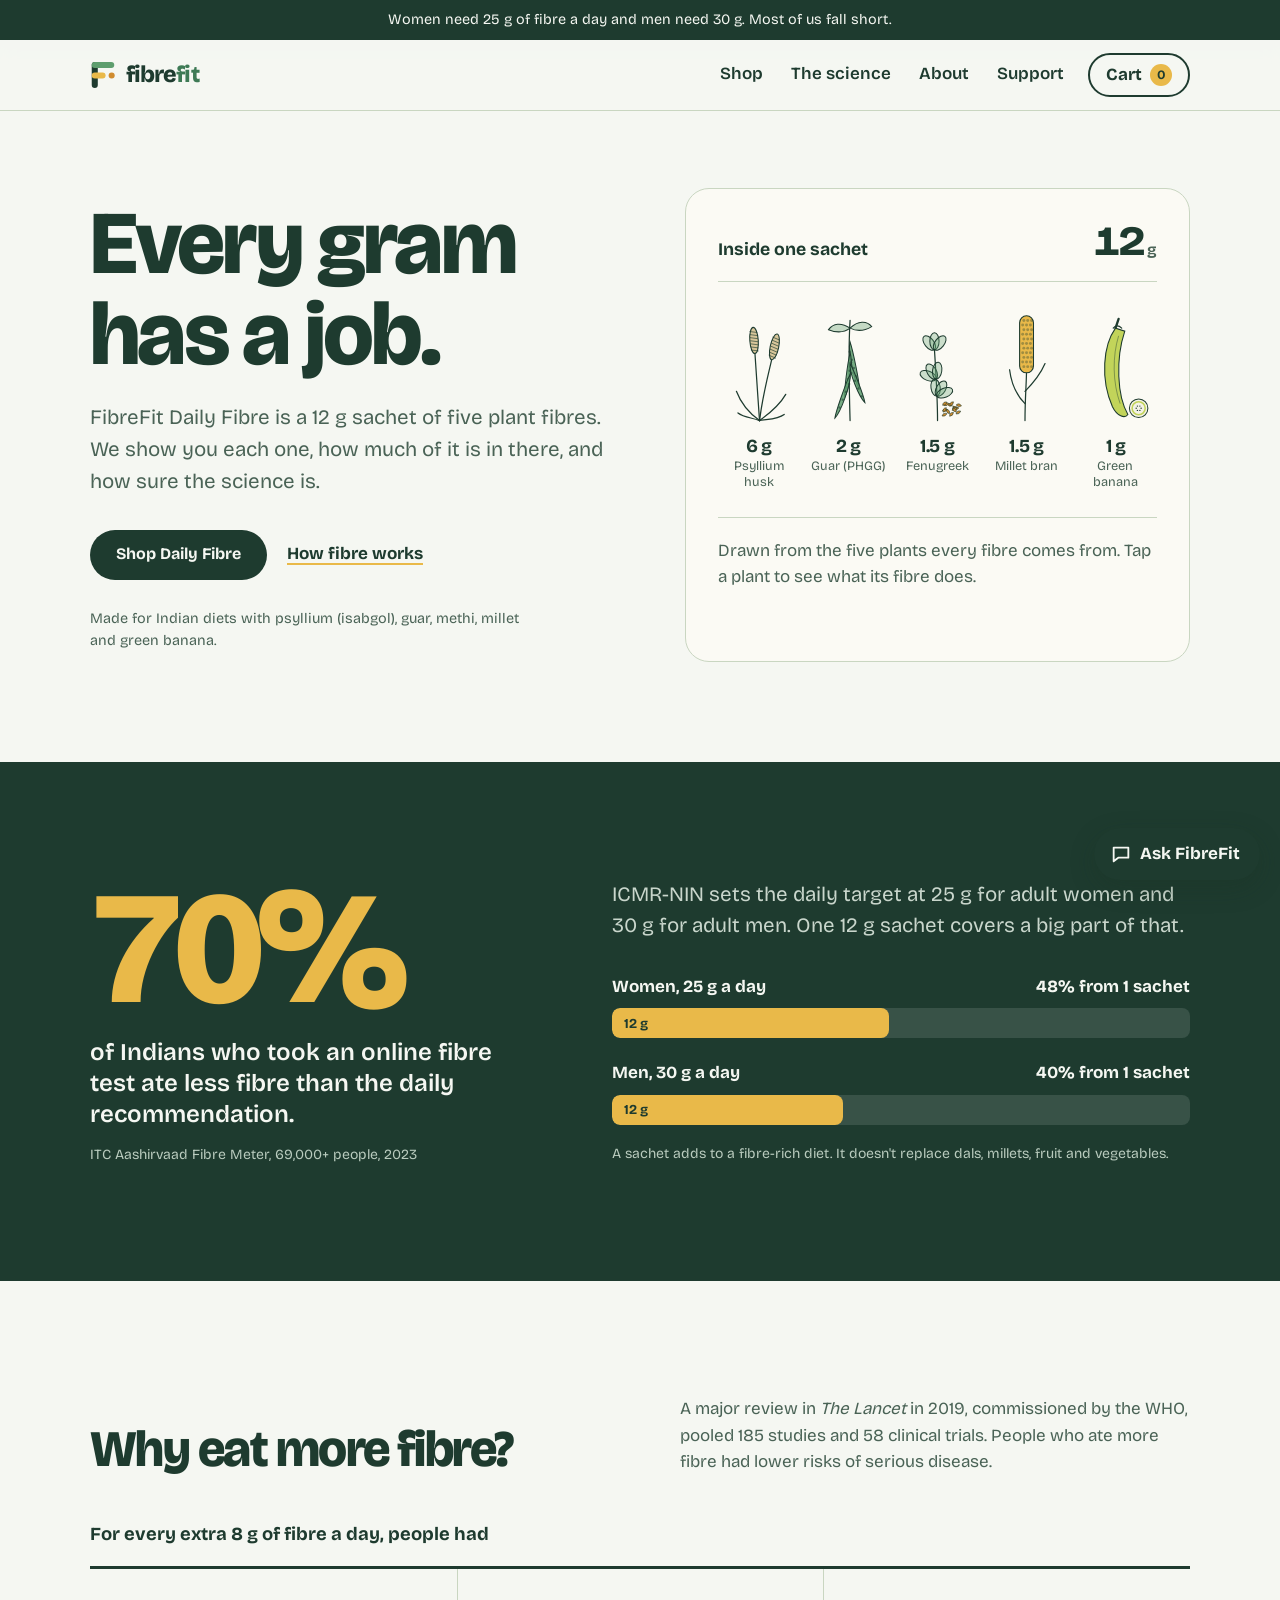
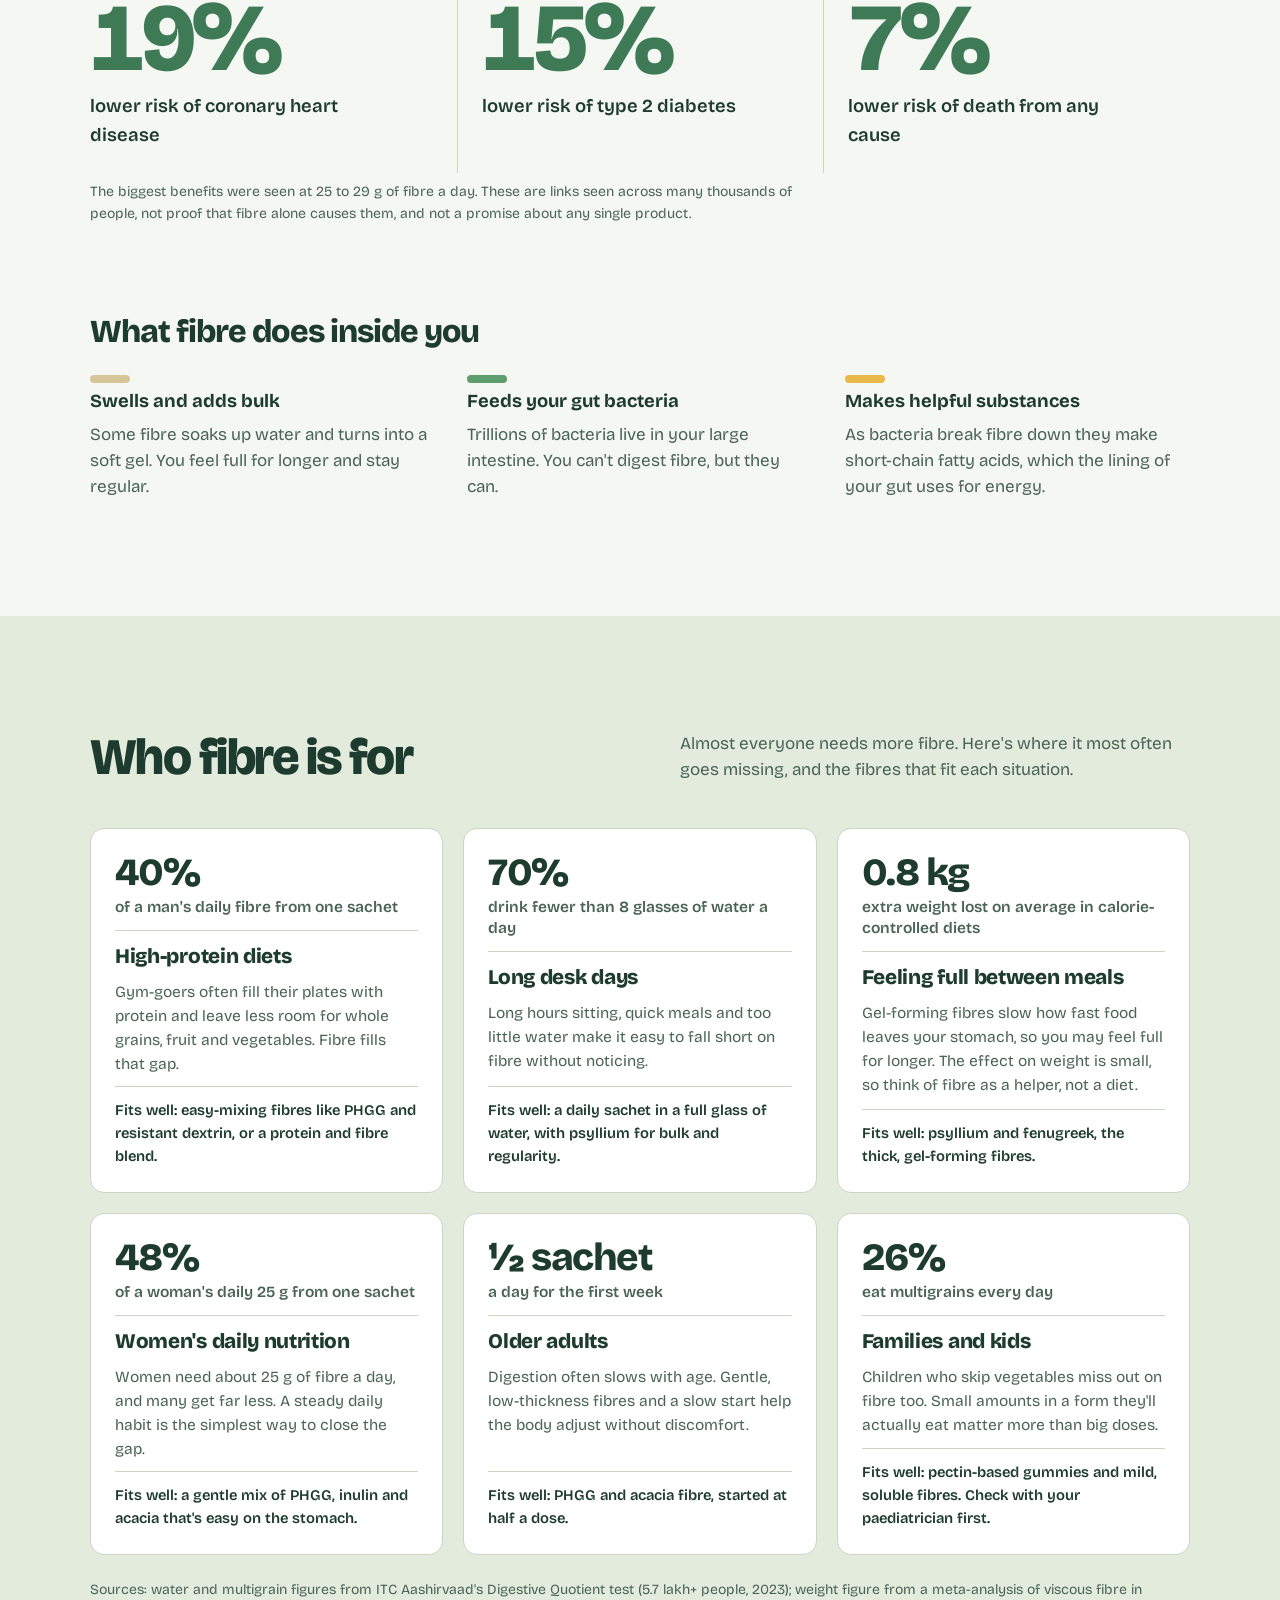
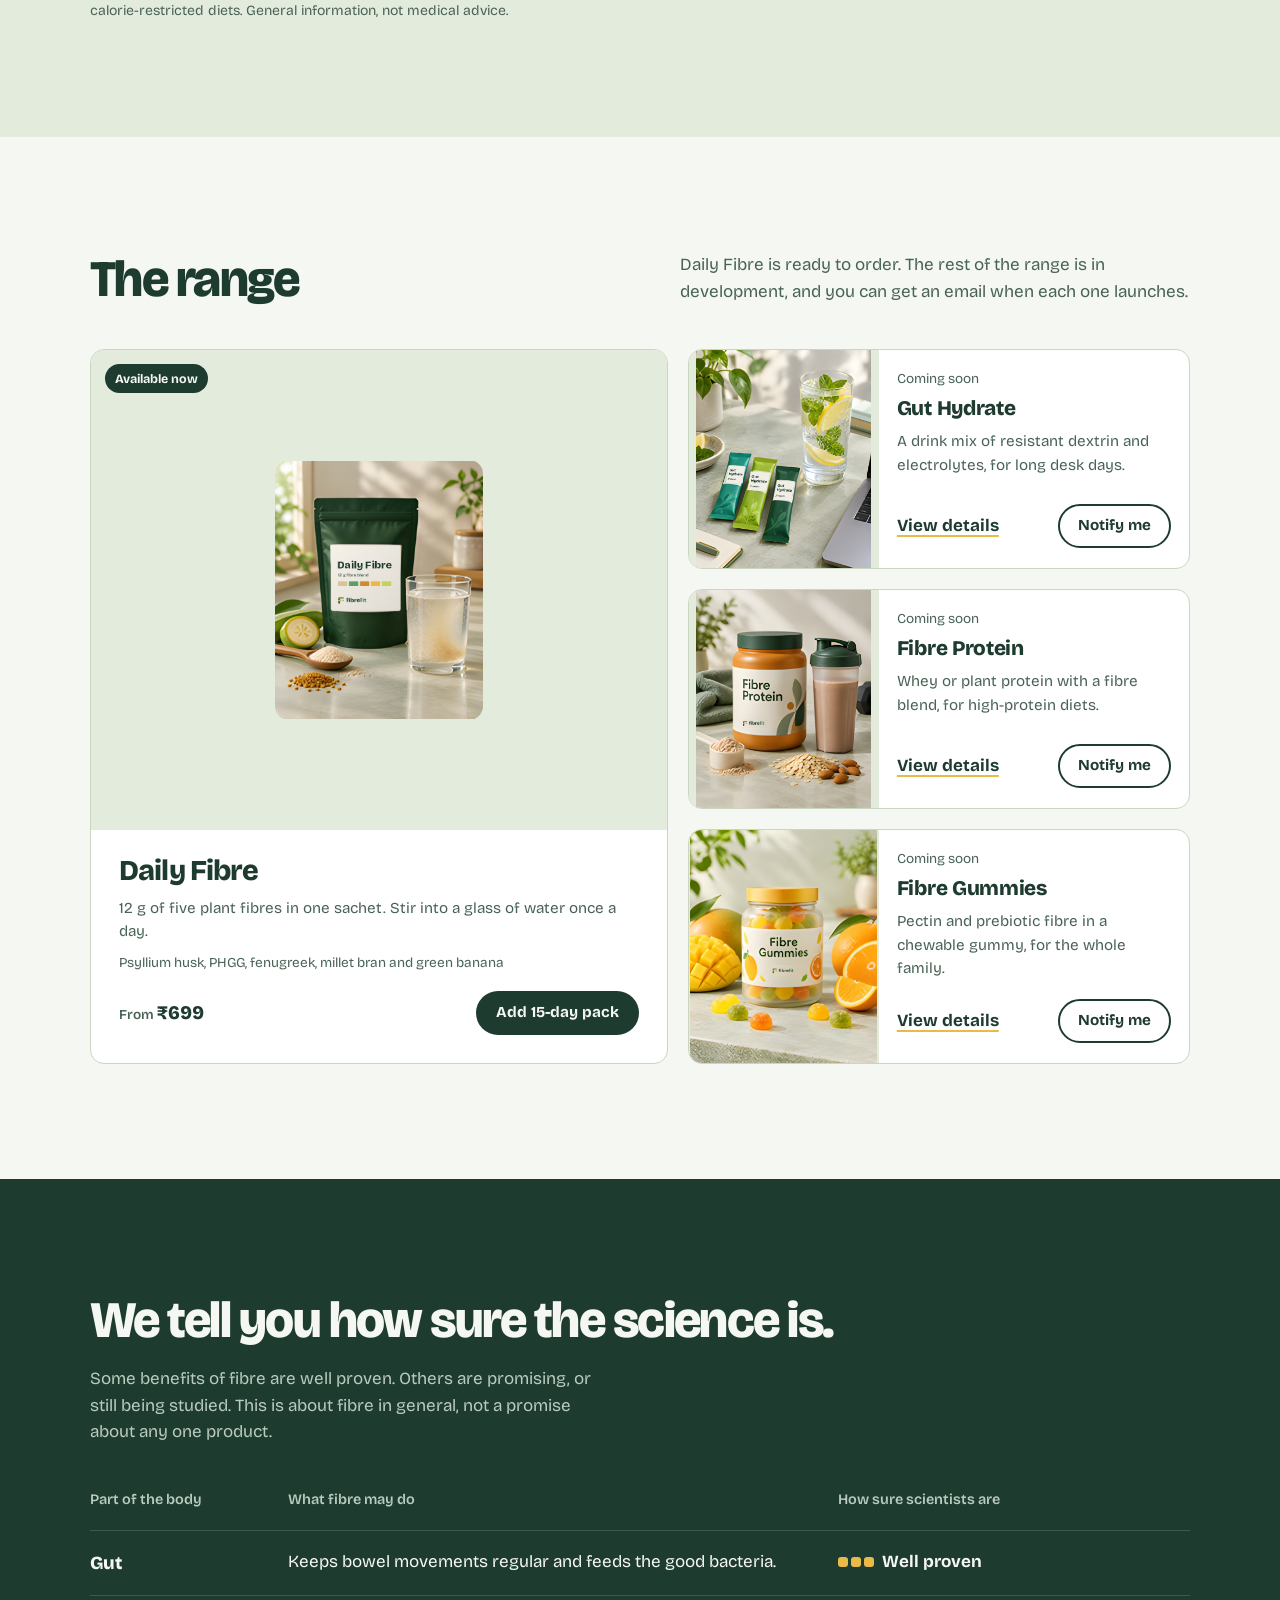
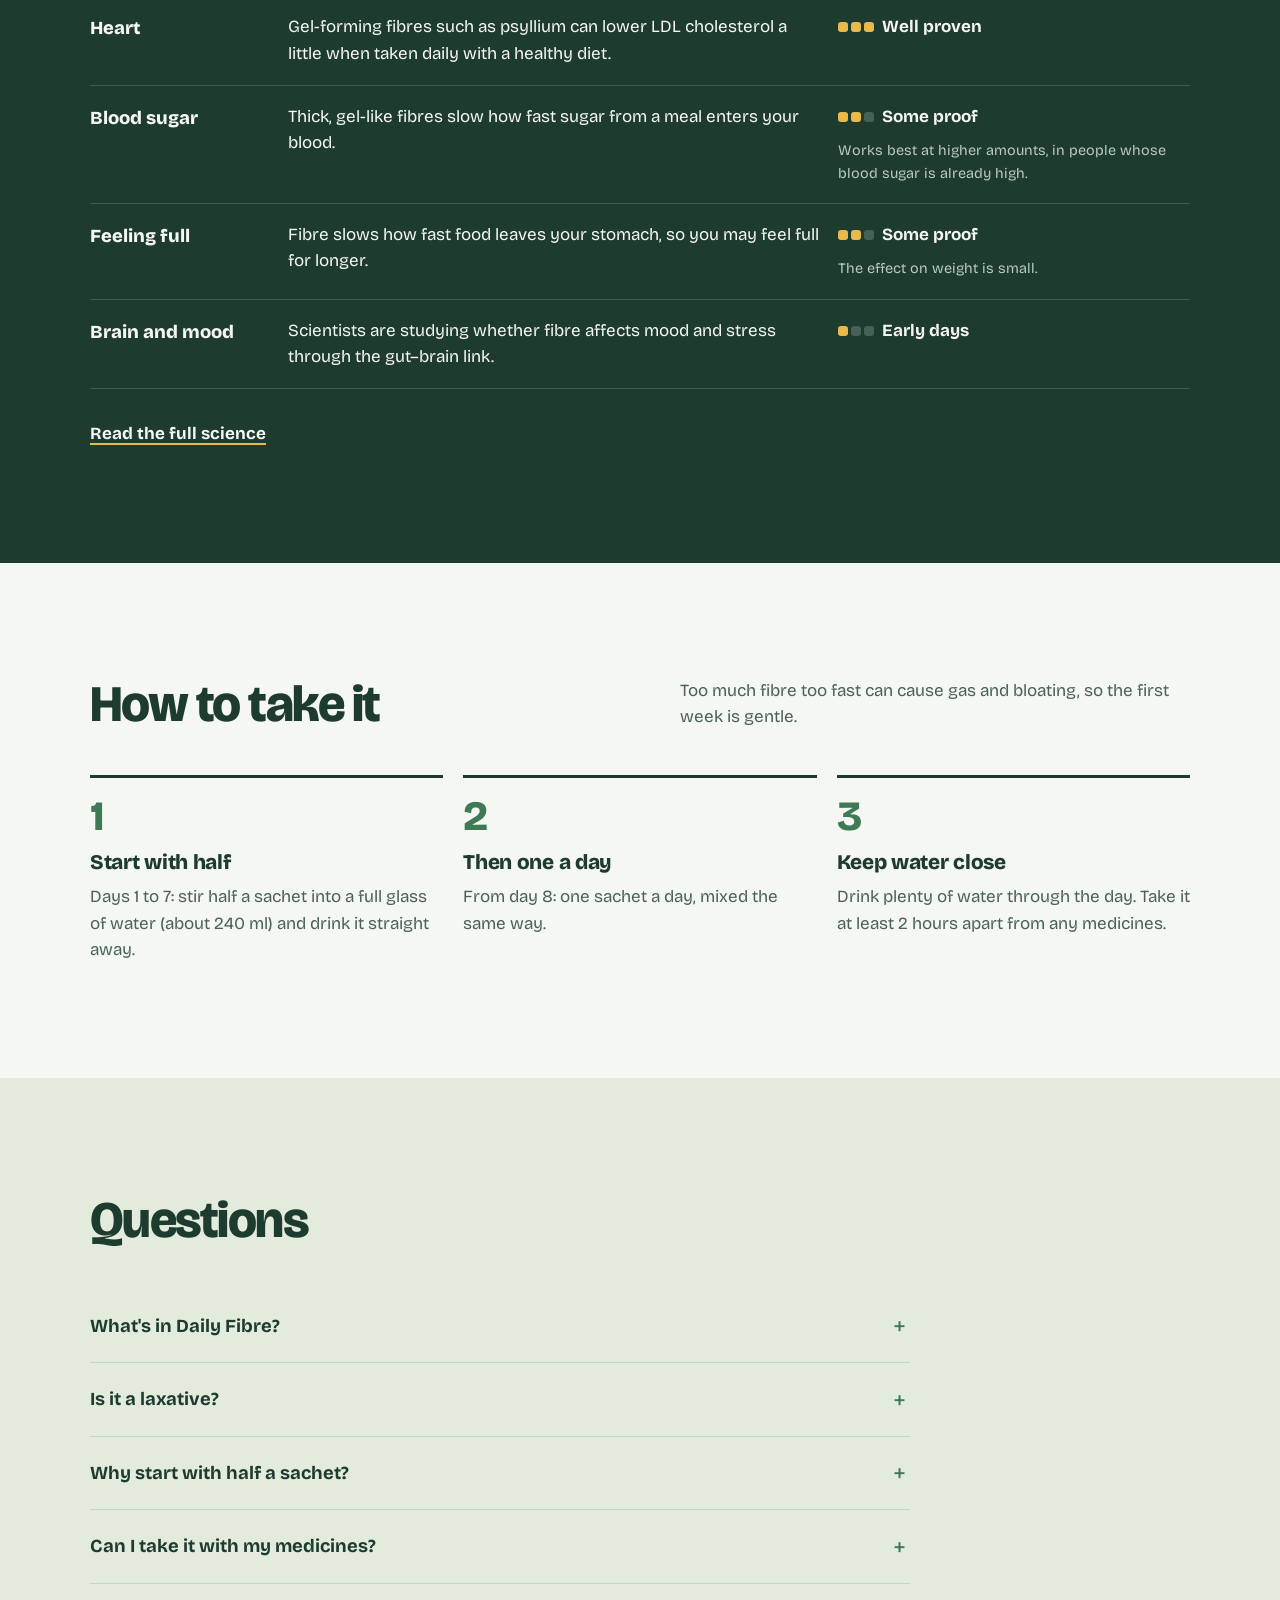
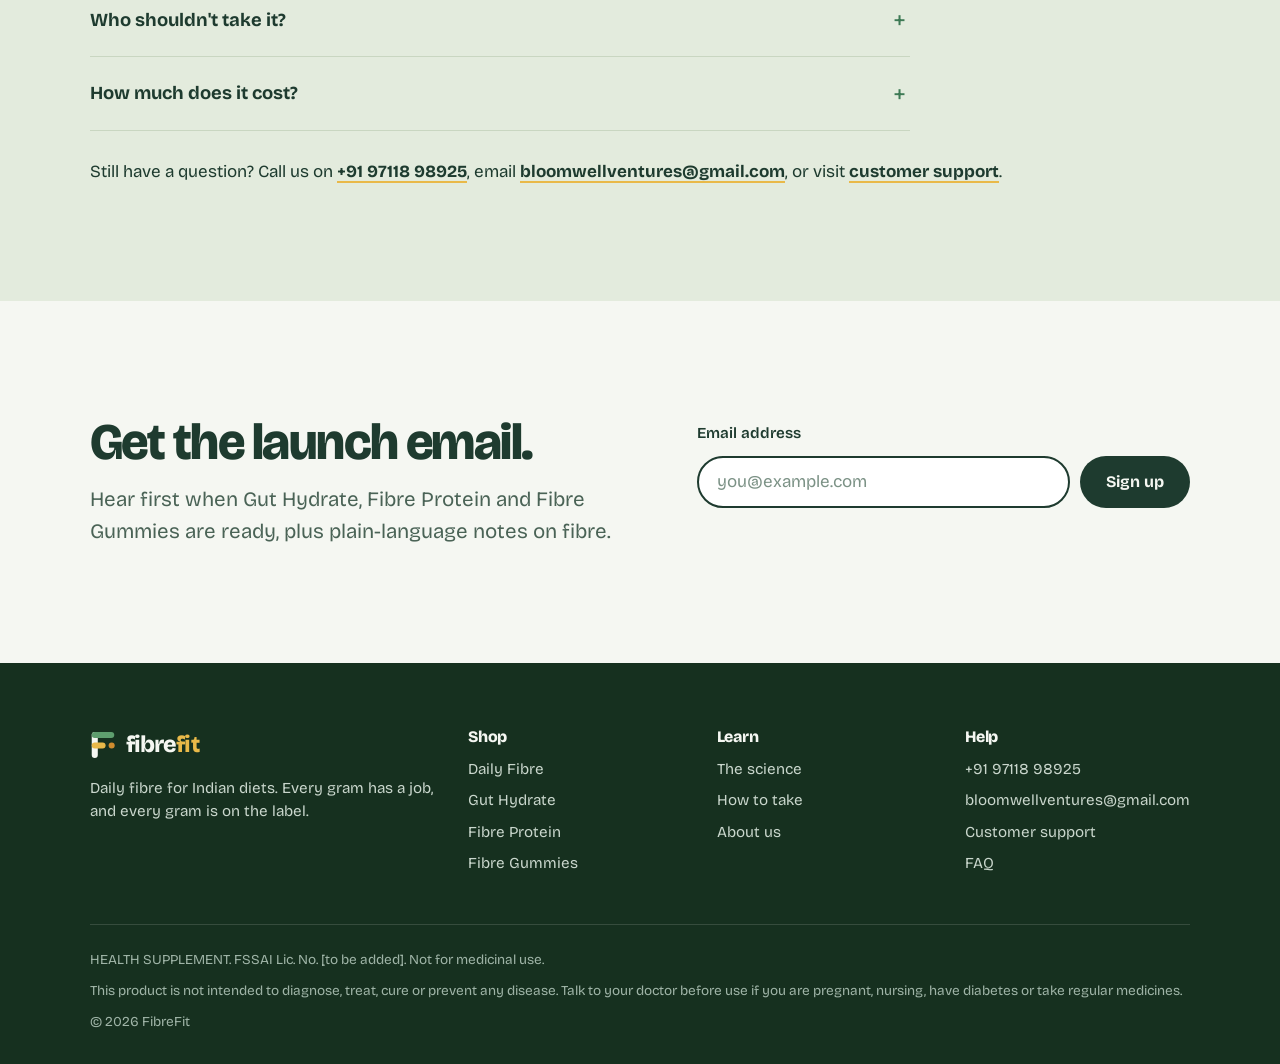
<file: index.html>
<!doctype html>
<html lang="en-IN">
<head>
<meta charset="utf-8">
<meta name="viewport" content="width=device-width, initial-scale=1">
<title>FibreFit: Every gram has a job</title>
<meta name="description" content="FibreFit Daily Fibre is a 12 g sachet of five plant fibres, made for Indian diets. Every gram labelled.">
<meta name="theme-color" content="#1E3B2F">
<link rel="icon" href="assets/favicon.svg" type="image/svg+xml">
<link rel="preconnect" href="https://fonts.googleapis.com">
<link rel="preconnect" href="https://fonts.gstatic.com" crossorigin>
<link href="https://fonts.googleapis.com/css2?family=Bricolage+Grotesque:opsz,wght@12..96,400..800&display=swap" rel="stylesheet">
<link rel="stylesheet" href="css/styles.css">
<script src="js/main.js" defer></script>
<script src="js/knowledge.js" defer></script>
<script src="js/chat.js" defer></script>
</head>
<body>
<a class="skip-link" href="#main">Skip to content</a>
<p class="announce">Women need 25 g of fibre a day and men need 30 g. Most of us fall short.</p>
<header class="site-header">
  <div class="wrap">
    <button class="menu-btn" type="button" aria-label="Menu" aria-expanded="false" aria-controls="site-nav"><span></span><span></span><span></span></button>
    <a class="logo" href="index.html" aria-label="FibreFit home"><svg class="logo-mark" viewBox="0 0 30 34" aria-hidden="true"><rect x="2" y="2" width="7" height="30" rx="3.5" fill="currentColor"/><rect x="2" y="2" width="26" height="7" rx="3.5" class="lm-top"/><rect x="2" y="14" width="16" height="7" rx="3.5" class="lm-mid"/><circle cx="25" cy="17.5" r="3.5" class="lm-seed"/></svg><span>fibre<b>fit</b></span></a>
    <nav class="nav" id="site-nav" aria-label="Main">
      <a href="index.html#shop">Shop</a>
      <a href="science.html">The science</a>
      <a href="about.html">About</a>
      <a href="support.html">Support</a>
    </nav>
    <button class="cart-btn" type="button" aria-label="Cart, 0 items"><span class="cart-label">Cart</span><span class="cart-count">0</span></button>
  </div>
</header>

<main id="main">

  <section class="hero">
    <div class="wrap">
      <div>
        <h1>Every gram has a job.</h1>
        <p class="lede">FibreFit Daily Fibre is a 12&nbsp;g sachet of five plant fibres. We show you each one, how much of it is in there, and how sure the science is.</p>
        <div class="hero-actions">
          <a class="btn btn-primary" href="daily-fibre.html">Shop Daily Fibre</a>
          <a class="text-link" href="science.html">How fibre works</a>
        </div>
        <p class="hero-note">Made for Indian diets with psyllium (isabgol), guar, methi, millet and green banana.</p>
      </div>

      <div class="gram-card plate" data-gram-card>
        <div class="gram-card-head">
          <strong>Inside one sachet</strong>
          <span class="gram-total">12<small> g</small></span>
        </div>
        <div class="b-grid" role="group" aria-label="The five fibres in one sachet"><button type="button" class="b-cell" data-fibre="psyllium" aria-pressed="false" aria-label="Psyllium husk, 6 grams"><svg viewBox="0 0 100 160" aria-hidden="true"><path d="M50 150 C48 120 46 95 44 62" stroke="#1E3B2F" stroke-width="1.6" fill="none" stroke-linecap="round" stroke-linejoin="round"/><path d="M50 150 C54 118 60 96 66 70" stroke="#1E3B2F" stroke-width="1.6" fill="none" stroke-linecap="round" stroke-linejoin="round"/><g transform="rotate(-4 44 62)"><ellipse cx="44" cy="46" rx="5.5" ry="17" fill="#D8C69A" stroke="#1E3B2F" stroke-width="1.4"/><path d="M39 34 L49 36" stroke="#1E3B2F" stroke-width=".8"/><path d="M39 38 L49 40" stroke="#1E3B2F" stroke-width=".8"/><path d="M39 42 L49 44" stroke="#1E3B2F" stroke-width=".8"/><path d="M39 46 L49 48" stroke="#1E3B2F" stroke-width=".8"/><path d="M39 50 L49 52" stroke="#1E3B2F" stroke-width=".8"/><path d="M39 54 L49 56" stroke="#1E3B2F" stroke-width=".8"/><path d="M39 58 L49 60" stroke="#1E3B2F" stroke-width=".8"/></g><g transform="rotate(12 66 70)"><ellipse cx="66" cy="54" rx="5.5" ry="17" fill="#D8C69A" stroke="#1E3B2F" stroke-width="1.4"/><path d="M61 42 L71 44" stroke="#1E3B2F" stroke-width=".8"/><path d="M61 46 L71 48" stroke="#1E3B2F" stroke-width=".8"/><path d="M61 50 L71 52" stroke="#1E3B2F" stroke-width=".8"/><path d="M61 54 L71 56" stroke="#1E3B2F" stroke-width=".8"/><path d="M61 58 L71 60" stroke="#1E3B2F" stroke-width=".8"/><path d="M61 62 L71 64" stroke="#1E3B2F" stroke-width=".8"/><path d="M61 66 L71 68" stroke="#1E3B2F" stroke-width=".8"/></g><path d="M50 150 C36 140 26 128 20 112" stroke="#1E3B2F" stroke-width="1.6" fill="none" stroke-linecap="round" stroke-linejoin="round"/><path d="M50 150 C64 140 76 130 84 116" stroke="#1E3B2F" stroke-width="1.6" fill="none" stroke-linecap="round" stroke-linejoin="round"/><path d="M50 150 C40 146 30 146 22 140" stroke="#1E3B2F" stroke-width="1.6" fill="none" stroke-linecap="round" stroke-linejoin="round"/><path d="M50 150 C62 148 74 148 82 142" stroke="#1E3B2F" stroke-width="1.6" fill="none" stroke-linecap="round" stroke-linejoin="round"/></svg><span class="b-cap"><b>6&nbsp;g</b>Psyllium husk</span></button><button type="button" class="b-cell" data-fibre="phgg" aria-pressed="false" aria-label="Guar (PHGG), 2 grams"><svg viewBox="0 0 100 160" aria-hidden="true"><path d="M52 20 C50 50 50 80 52 150" stroke="#1E3B2F" stroke-width="1.6" fill="none" stroke-linecap="round" stroke-linejoin="round"/><g transform="rotate(-14 52 48)"><path d="M52 48 C46 58 45 100 49 110 C51 102 53 62 52 48Z" fill="#5E9E6E" fill-opacity=".85" stroke="#1E3B2F" stroke-width="1.3"/><circle cx="48.5" cy="60" r="1.6" fill="#1E3B2F" fill-opacity=".55"/><circle cx="48.5" cy="71" r="1.6" fill="#1E3B2F" fill-opacity=".55"/><circle cx="48.5" cy="82" r="1.6" fill="#1E3B2F" fill-opacity=".55"/><circle cx="48.5" cy="93" r="1.6" fill="#1E3B2F" fill-opacity=".55"/></g><g transform="rotate(10 52 62)"><path d="M52 62 C58 72 59 110 55 120 C53 112 51 76 52 62Z" fill="#5E9E6E" fill-opacity=".85" stroke="#1E3B2F" stroke-width="1.3"/><circle cx="55.5" cy="74" r="1.6" fill="#1E3B2F" fill-opacity=".55"/><circle cx="55.5" cy="85" r="1.6" fill="#1E3B2F" fill-opacity=".55"/><circle cx="55.5" cy="96" r="1.6" fill="#1E3B2F" fill-opacity=".55"/><circle cx="55.5" cy="107" r="1.6" fill="#1E3B2F" fill-opacity=".55"/></g><g transform="rotate(-24 52 76)"><path d="M52 76 C46 86 45 120 49 130 C51 122 53 90 52 76Z" fill="#5E9E6E" fill-opacity=".85" stroke="#1E3B2F" stroke-width="1.3"/><circle cx="48.5" cy="88" r="1.6" fill="#1E3B2F" fill-opacity=".55"/><circle cx="48.5" cy="99" r="1.6" fill="#1E3B2F" fill-opacity=".55"/><circle cx="48.5" cy="110" r="1.6" fill="#1E3B2F" fill-opacity=".55"/><circle cx="48.5" cy="121" r="1.6" fill="#1E3B2F" fill-opacity=".55"/></g><g transform="rotate(22 52 90)"><path d="M52 90 C58 100 59 140 55 150 C53 142 51 104 52 90Z" fill="#5E9E6E" fill-opacity=".85" stroke="#1E3B2F" stroke-width="1.3"/><circle cx="55.5" cy="102" r="1.6" fill="#1E3B2F" fill-opacity=".55"/><circle cx="55.5" cy="113" r="1.6" fill="#1E3B2F" fill-opacity=".55"/><circle cx="55.5" cy="124" r="1.6" fill="#1E3B2F" fill-opacity=".55"/><circle cx="55.5" cy="135" r="1.6" fill="#1E3B2F" fill-opacity=".55"/></g><path d="M52 30 C40 22 30 24 24 32 C34 36 44 36 52 30Z M52 30 C62 20 74 20 80 28 C70 34 60 34 52 30Z" fill="#5E9E6E" fill-opacity=".35" stroke="#1E3B2F" stroke-width="1.3"/></svg><span class="b-cap"><b>2&nbsp;g</b>Guar (PHGG)</span></button><button type="button" class="b-cell" data-fibre="fenugreek" aria-pressed="false" aria-label="Fenugreek, 1.5 grams"><svg viewBox="0 0 100 160" aria-hidden="true"><path d="M50 150 C50 120 48 90 46 58" stroke="#1E3B2F" stroke-width="1.6" fill="none" stroke-linecap="round" stroke-linejoin="round"/><ellipse cx="46" cy="47" rx="6" ry="11" transform="rotate(-38 46 58)" fill="#5E9E6E" fill-opacity=".3" stroke="#1E3B2F" stroke-width="1.3"/><ellipse cx="46" cy="47" rx="6" ry="11" transform="rotate(0 46 58)" fill="#5E9E6E" fill-opacity=".3" stroke="#1E3B2F" stroke-width="1.3"/><ellipse cx="46" cy="47" rx="6" ry="11" transform="rotate(38 46 58)" fill="#5E9E6E" fill-opacity=".3" stroke="#1E3B2F" stroke-width="1.3"/><ellipse cx="48" cy="85" rx="6" ry="11" transform="rotate(-68 48 96)" fill="#5E9E6E" fill-opacity=".3" stroke="#1E3B2F" stroke-width="1.3"/><ellipse cx="48" cy="85" rx="6" ry="11" transform="rotate(-30 48 96)" fill="#5E9E6E" fill-opacity=".3" stroke="#1E3B2F" stroke-width="1.3"/><ellipse cx="48" cy="85" rx="6" ry="11" transform="rotate(8 48 96)" fill="#5E9E6E" fill-opacity=".3" stroke="#1E3B2F" stroke-width="1.3"/><ellipse cx="49" cy="107" rx="6" ry="11" transform="rotate(-8 49 118)" fill="#5E9E6E" fill-opacity=".3" stroke="#1E3B2F" stroke-width="1.3"/><ellipse cx="49" cy="107" rx="6" ry="11" transform="rotate(30 49 118)" fill="#5E9E6E" fill-opacity=".3" stroke="#1E3B2F" stroke-width="1.3"/><ellipse cx="49" cy="107" rx="6" ry="11" transform="rotate(68 49 118)" fill="#5E9E6E" fill-opacity=".3" stroke="#1E3B2F" stroke-width="1.3"/><path d="M62.3 129.7 Q65.8 125.7 69.3 129.7 Q65.8 132.7 62.3 129.7Z" fill="#D08C2E" stroke="#1E3B2F" stroke-width=".7" transform="rotate(18 65.8 129.7)"/><path d="M56.2 136.6 Q59.7 132.6 63.2 136.6 Q59.7 139.6 56.2 136.6Z" fill="#D08C2E" stroke="#1E3B2F" stroke-width=".7" transform="rotate(-16 59.7 136.6)"/><path d="M55.9 136.1 Q59.4 132.1 62.9 136.1 Q59.4 139.1 55.9 136.1Z" fill="#D08C2E" stroke="#1E3B2F" stroke-width=".7" transform="rotate(-56 59.4 136.1)"/><path d="M64.9 128.3 Q68.4 124.3 71.9 128.3 Q68.4 131.3 64.9 128.3Z" fill="#D08C2E" stroke="#1E3B2F" stroke-width=".7" transform="rotate(-49 68.4 128.3)"/><path d="M64.7 141.9 Q68.2 137.9 71.7 141.9 Q68.2 144.9 64.7 141.9Z" fill="#D08C2E" stroke="#1E3B2F" stroke-width=".7" transform="rotate(-45 68.2 141.9)"/><path d="M59.9 138.3 Q63.4 134.3 66.9 138.3 Q63.4 141.3 59.9 138.3Z" fill="#D08C2E" stroke="#1E3B2F" stroke-width=".7" transform="rotate(54 63.4 138.3)"/><path d="M68.4 134.1 Q71.9 130.1 75.4 134.1 Q71.9 137.1 68.4 134.1Z" fill="#D08C2E" stroke="#1E3B2F" stroke-width=".7" transform="rotate(57 71.9 134.1)"/><path d="M55.6 142.5 Q59.1 138.5 62.6 142.5 Q59.1 145.5 55.6 142.5Z" fill="#D08C2E" stroke="#1E3B2F" stroke-width=".7" transform="rotate(-25 59.1 142.5)"/><path d="M58.0 129.1 Q61.5 125.1 65.0 129.1 Q61.5 132.1 58.0 129.1Z" fill="#D08C2E" stroke="#1E3B2F" stroke-width=".7" transform="rotate(-23 61.5 129.1)"/><path d="M74.1 130.3 Q77.6 126.3 81.1 130.3 Q77.6 133.3 74.1 130.3Z" fill="#D08C2E" stroke="#1E3B2F" stroke-width=".7" transform="rotate(10 77.6 130.3)"/><path d="M69.8 133.7 Q73.3 129.7 76.8 133.7 Q73.3 136.7 69.8 133.7Z" fill="#D08C2E" stroke="#1E3B2F" stroke-width=".7" transform="rotate(6 73.3 133.7)"/><path d="M56.0 128.1 Q59.5 124.1 63.0 128.1 Q59.5 131.1 56.0 128.1Z" fill="#D08C2E" stroke="#1E3B2F" stroke-width=".7" transform="rotate(-35 59.5 128.1)"/><path d="M70.8 134.7 Q74.3 130.7 77.8 134.7 Q74.3 137.7 70.8 134.7Z" fill="#D08C2E" stroke="#1E3B2F" stroke-width=".7" transform="rotate(-22 74.3 134.7)"/><path d="M68.6 135.2 Q72.1 131.2 75.6 135.2 Q72.1 138.2 68.6 135.2Z" fill="#D08C2E" stroke="#1E3B2F" stroke-width=".7" transform="rotate(-24 72.1 135.2)"/><path d="M73.6 139.6 Q77.1 135.6 80.6 139.6 Q77.1 142.6 73.6 139.6Z" fill="#D08C2E" stroke="#1E3B2F" stroke-width=".7" transform="rotate(-31 77.1 139.6)"/><path d="M68.3 136.5 Q71.8 132.5 75.3 136.5 Q71.8 139.5 68.3 136.5Z" fill="#D08C2E" stroke="#1E3B2F" stroke-width=".7" transform="rotate(45 71.8 136.5)"/></svg><span class="b-cap"><b>1.5&nbsp;g</b>Fenugreek</span></button><button type="button" class="b-cell" data-fibre="millet" aria-pressed="false" aria-label="Millet bran, 1.5 grams"><svg viewBox="0 0 100 160" aria-hidden="true"><path d="M48 150 C48 120 50 100 50 84" stroke="#1E3B2F" stroke-width="1.6" fill="none" stroke-linecap="round" stroke-linejoin="round"/><path d="M48 128 C36 116 30 100 28 84" stroke="#1E3B2F" stroke-width="1.6" fill="none" stroke-linecap="round" stroke-linejoin="round"/><path d="M48 112 C60 100 68 90 74 76" stroke="#1E3B2F" stroke-width="1.6" fill="none" stroke-linecap="round" stroke-linejoin="round"/><rect x="41" y="14" width="18" height="74" rx="9" fill="#E9B949" stroke="#1E3B2F" stroke-width="1.4"/><circle cx="46.5" cy="20" r="1.9" fill="#1E3B2F" fill-opacity=".35"/><circle cx="51.5" cy="20" r="1.9" fill="#1E3B2F" fill-opacity=".35"/><circle cx="56.5" cy="20" r="1.9" fill="#1E3B2F" fill-opacity=".35"/><circle cx="45.0" cy="26" r="1.9" fill="#1E3B2F" fill-opacity=".35"/><circle cx="50.0" cy="26" r="1.9" fill="#1E3B2F" fill-opacity=".35"/><circle cx="55.0" cy="26" r="1.9" fill="#1E3B2F" fill-opacity=".35"/><circle cx="46.5" cy="32" r="1.9" fill="#1E3B2F" fill-opacity=".35"/><circle cx="51.5" cy="32" r="1.9" fill="#1E3B2F" fill-opacity=".35"/><circle cx="56.5" cy="32" r="1.9" fill="#1E3B2F" fill-opacity=".35"/><circle cx="45.0" cy="38" r="1.9" fill="#1E3B2F" fill-opacity=".35"/><circle cx="50.0" cy="38" r="1.9" fill="#1E3B2F" fill-opacity=".35"/><circle cx="55.0" cy="38" r="1.9" fill="#1E3B2F" fill-opacity=".35"/><circle cx="46.5" cy="44" r="1.9" fill="#1E3B2F" fill-opacity=".35"/><circle cx="51.5" cy="44" r="1.9" fill="#1E3B2F" fill-opacity=".35"/><circle cx="56.5" cy="44" r="1.9" fill="#1E3B2F" fill-opacity=".35"/><circle cx="45.0" cy="50" r="1.9" fill="#1E3B2F" fill-opacity=".35"/><circle cx="50.0" cy="50" r="1.9" fill="#1E3B2F" fill-opacity=".35"/><circle cx="55.0" cy="50" r="1.9" fill="#1E3B2F" fill-opacity=".35"/><circle cx="46.5" cy="56" r="1.9" fill="#1E3B2F" fill-opacity=".35"/><circle cx="51.5" cy="56" r="1.9" fill="#1E3B2F" fill-opacity=".35"/><circle cx="56.5" cy="56" r="1.9" fill="#1E3B2F" fill-opacity=".35"/><circle cx="45.0" cy="62" r="1.9" fill="#1E3B2F" fill-opacity=".35"/><circle cx="50.0" cy="62" r="1.9" fill="#1E3B2F" fill-opacity=".35"/><circle cx="55.0" cy="62" r="1.9" fill="#1E3B2F" fill-opacity=".35"/><circle cx="46.5" cy="68" r="1.9" fill="#1E3B2F" fill-opacity=".35"/><circle cx="51.5" cy="68" r="1.9" fill="#1E3B2F" fill-opacity=".35"/><circle cx="56.5" cy="68" r="1.9" fill="#1E3B2F" fill-opacity=".35"/><circle cx="45.0" cy="74" r="1.9" fill="#1E3B2F" fill-opacity=".35"/><circle cx="50.0" cy="74" r="1.9" fill="#1E3B2F" fill-opacity=".35"/><circle cx="55.0" cy="74" r="1.9" fill="#1E3B2F" fill-opacity=".35"/><circle cx="46.5" cy="80" r="1.9" fill="#1E3B2F" fill-opacity=".35"/><circle cx="51.5" cy="80" r="1.9" fill="#1E3B2F" fill-opacity=".35"/><circle cx="56.5" cy="80" r="1.9" fill="#1E3B2F" fill-opacity=".35"/></svg><span class="b-cap"><b>1.5&nbsp;g</b>Millet bran</span></button><button type="button" class="b-cell" data-fibre="banana" aria-pressed="false" aria-label="Green banana, 1 grams"><svg viewBox="0 0 100 160" aria-hidden="true"><path d="M58 30 C54 26 50 26 47 30" stroke="#1E3B2F" stroke-width="1.6" fill="none" stroke-linecap="round" stroke-linejoin="round"/><path d="M50 30 L54 18" stroke="#1E3B2F" stroke-width="3" stroke-linecap="round"/><path d="M50 30 C34 52 30 96 46 132 C52 144 62 148 66 142 C52 118 50 70 62 34 Z" fill="#C2D45A" stroke="#1E3B2F" stroke-width="1.4"/><path d="M54 40 C46 66 46 100 56 128" stroke="#1E3B2F" stroke-width=".9" fill="none" stroke-opacity=".6"/><circle cx="80" cy="134" r="12" fill="#F4F2E6" stroke="#1E3B2F" stroke-width="1.3"/><circle cx="80" cy="134" r="8.5" fill="none" stroke="#C2D45A" stroke-width="2"/><circle cx="83.2" cy="134.0" r=".9" fill="#1E3B2F"/><circle cx="81.6" cy="136.8" r=".9" fill="#1E3B2F"/><circle cx="78.4" cy="136.8" r=".9" fill="#1E3B2F"/><circle cx="76.8" cy="134.0" r=".9" fill="#1E3B2F"/><circle cx="78.4" cy="131.2" r=".9" fill="#1E3B2F"/><circle cx="81.6" cy="131.2" r=".9" fill="#1E3B2F"/></svg><span class="b-cap"><b>1&nbsp;g</b>Green banana</span></button></div>
        <div class="gram-job" aria-live="polite">
          <p class="job-hint">Drawn from the five plants every fibre comes from. Tap a plant to see what its fibre does.</p>
        </div>
      </div>
    </div>
  </section>

  <section class="section on-dark" aria-labelledby="gap-title">
    <div class="wrap gap-grid">
      <div>
        <h2 id="gap-title" class="visually-hidden">Most of us eat less fibre than we need</h2>
        <p class="stat-huge">70%</p>
        <p class="stat-huge-label">of Indians who took an online fibre test ate less fibre than the daily recommendation.</p>
        <p class="small" style="margin-top:14px">ITC Aashirvaad Fibre Meter, 69,000+ people, 2023</p>
      </div>
      <div>
        <p class="lede" style="color:#C9D6CC;margin-bottom:32px">ICMR-NIN sets the daily target at 25&nbsp;g for adult women and 30&nbsp;g for adult men. One 12&nbsp;g sachet covers a big part of that.</p>
        <div class="gap-bars">
          <div>
            <div class="gap-row-label"><span>Women, 25&nbsp;g a day</span><span>48% from 1 sachet</span></div>
            <div class="gap-track" role="img" aria-label="One sachet gives 48 percent of the 25 grams women need">
              <div class="gap-fill" style="width:48%">12&nbsp;g</div>
            </div>
          </div>
          <div>
            <div class="gap-row-label"><span>Men, 30&nbsp;g a day</span><span>40% from 1 sachet</span></div>
            <div class="gap-track" role="img" aria-label="One sachet gives 40 percent of the 30 grams men need">
              <div class="gap-fill" style="width:40%">12&nbsp;g</div>
            </div>
          </div>
        </div>
        <p class="small gap-src">A sachet adds to a fibre-rich diet. It doesn't replace dals, millets, fruit and vegetables.</p>
      </div>
    </div>
  </section>

  <section class="section" id="why-fibre" aria-labelledby="why-title">
    <div class="wrap">
      <div class="section-head">
        <h2 id="why-title">Why eat more fibre?</h2>
        <p>A major review in <i>The Lancet</i> in 2019, commissioned by the WHO, pooled 185 studies and 58 clinical trials. People who ate more fibre had lower risks of serious disease.</p>
      </div>
      <p class="why-intro">For every extra 8&nbsp;g of fibre a day, people had</p>
      <div class="why-stats">
        <div class="why-stat"><span class="why-num">19%</span><span class="why-label">lower risk of coronary heart disease</span></div>
        <div class="why-stat"><span class="why-num">15%</span><span class="why-label">lower risk of type 2 diabetes</span></div>
        <div class="why-stat"><span class="why-num">7%</span><span class="why-label">lower risk of death from any cause</span></div>
      </div>
      <p class="small why-note">The biggest benefits were seen at 25 to 29&nbsp;g of fibre a day. These are links seen across many thousands of people, not proof that fibre alone causes them, and not a promise about any single product.</p>

      <div class="inside-you">
        <h3>What fibre does inside you</h3>
        <div class="inside-grid">
          <div><span class="uc-bar" style="background:var(--psyllium)"></span><h4>Swells and adds bulk</h4><p>Some fibre soaks up water and turns into a soft gel. You feel full for longer and stay regular.</p></div>
          <div><span class="uc-bar" style="background:var(--phgg)"></span><h4>Feeds your gut bacteria</h4><p>Trillions of bacteria live in your large intestine. You can't digest fibre, but they can.</p></div>
          <div><span class="uc-bar" style="background:var(--millet)"></span><h4>Makes helpful substances</h4><p>As bacteria break fibre down they make short-chain fatty acids, which the lining of your gut uses for energy.</p></div>
        </div>
      </div>
    </div>
  </section>

  <section class="section on-mist" id="who" aria-labelledby="who-title">
    <div class="wrap">
      <div class="section-head">
        <h2 id="who-title">Who fibre is for</h2>
        <p>Almost everyone needs more fibre. Here's where it most often goes missing, and the fibres that fit each situation.</p>
      </div>
      <div class="use-cases">
        <article class="use-case">
          <p class="uc-stat"><b>40%</b> of a man's daily fibre from one sachet</p>
          <h3>High-protein diets</h3>
          <p>Gym-goers often fill their plates with protein and leave less room for whole grains, fruit and vegetables. Fibre fills that gap.</p>
          <p class="uc-fit">Fits well: easy-mixing fibres like PHGG and resistant dextrin, or a protein and fibre blend.</p>
        </article>
        <article class="use-case">
          <p class="uc-stat"><b>70%</b> drink fewer than 8 glasses of water a day</p>
          <h3>Long desk days</h3>
          <p>Long hours sitting, quick meals and too little water make it easy to fall short on fibre without noticing.</p>
          <p class="uc-fit">Fits well: a daily sachet in a full glass of water, with psyllium for bulk and regularity.</p>
        </article>
        <article class="use-case">
          <p class="uc-stat"><b>0.8&nbsp;kg</b> extra weight lost on average in calorie-controlled diets</p>
          <h3>Feeling full between meals</h3>
          <p>Gel-forming fibres slow how fast food leaves your stomach, so you may feel full for longer. The effect on weight is small, so think of fibre as a helper, not a diet.</p>
          <p class="uc-fit">Fits well: psyllium and fenugreek, the thick, gel-forming fibres.</p>
        </article>
        <article class="use-case">
          <p class="uc-stat"><b>48%</b> of a woman's daily 25&nbsp;g from one sachet</p>
          <h3>Women's daily nutrition</h3>
          <p>Women need about 25&nbsp;g of fibre a day, and many get far less. A steady daily habit is the simplest way to close the gap.</p>
          <p class="uc-fit">Fits well: a gentle mix of PHGG, inulin and acacia that's easy on the stomach.</p>
        </article>
        <article class="use-case">
          <p class="uc-stat"><b>½ sachet</b> a day for the first week</p>
          <h3>Older adults</h3>
          <p>Digestion often slows with age. Gentle, low-thickness fibres and a slow start help the body adjust without discomfort.</p>
          <p class="uc-fit">Fits well: PHGG and acacia fibre, started at half a dose.</p>
        </article>
        <article class="use-case">
          <p class="uc-stat"><b>26%</b> eat multigrains every day</p>
          <h3>Families and kids</h3>
          <p>Children who skip vegetables miss out on fibre too. Small amounts in a form they'll actually eat matter more than big doses.</p>
          <p class="uc-fit">Fits well: pectin-based gummies and mild, soluble fibres. Check with your paediatrician first.</p>
        </article>
      </div>
      <p class="small" style="margin-top:24px">Sources: water and multigrain figures from ITC Aashirvaad's Digestive Quotient test (5.7 lakh+ people, 2023); weight figure from a meta-analysis of viscous fibre in calorie-restricted diets. General information, not medical advice.</p>
    </div>
  </section>

  <section class="section" id="shop" aria-labelledby="shop-title">
    <div class="wrap">
      <div class="section-head">
        <h2 id="shop-title">The range</h2>
        <p>Daily Fibre is ready to order. The rest of the range is in development, and you can get an email when each one launches.</p>
      </div>

      <div class="product-grid">
        <article class="p-card featured">
          <div class="p-art has-photo">
            <span class="p-tag">Available now</span>
            <img class="photo" src="assets/photos/daily-fibre.jpg" alt="FibreFit Daily Fibre pouch next to a glass of water">
          </div>
          <div class="p-body">
            <h3><a href="daily-fibre.html">Daily Fibre</a></h3>
            <p class="p-desc">12&nbsp;g of five plant fibres in one sachet. Stir into a glass of water once a day.</p>
            <p class="p-meta">Psyllium husk, PHGG, fenugreek, millet bran and green banana</p>
            <div class="p-foot">
              <span class="price"><small>From </small>₹699</span>
              <button class="btn btn-primary" type="button" data-add="daily-fibre" data-pack="15">Add 15-day pack</button>
            </div>
          </div>
        </article>

        <div class="product-list">
          <article class="p-card row">
            <div class="p-art has-photo"><img class="photo" src="assets/photos/gut-hydrate.jpg" alt="Gut Hydrate stick packs next to a glass of water"></div>
            <div class="p-body">
              <span class="p-meta">Coming soon</span>
              <h3><a href="gut-hydrate.html">Gut Hydrate</a></h3>
              <p class="p-desc">A drink mix of resistant dextrin and electrolytes, for long desk days.</p>
              <div class="p-foot"><a class="text-link" href="gut-hydrate.html">View details</a><button class="btn btn-ghost" type="button" data-notify="Gut Hydrate">Notify me</button></div>
            </div>
          </article>
          <article class="p-card row">
            <div class="p-art has-photo"><img class="photo" src="assets/photos/fibre-protein.jpg" alt="Fibre Protein tub with a shaker"></div>
            <div class="p-body">
              <span class="p-meta">Coming soon</span>
              <h3><a href="fibre-protein.html">Fibre Protein</a></h3>
              <p class="p-desc">Whey or plant protein with a fibre blend, for high-protein diets.</p>
              <div class="p-foot"><a class="text-link" href="fibre-protein.html">View details</a><button class="btn btn-ghost" type="button" data-notify="Fibre Protein">Notify me</button></div>
            </div>
          </article>
          <article class="p-card row">
            <div class="p-art has-photo"><img class="photo" src="assets/photos/fibre-gummies.jpg" alt="Fibre Gummies jar with fruit"></div>
            <div class="p-body">
              <span class="p-meta">Coming soon</span>
              <h3><a href="fibre-gummies.html">Fibre Gummies</a></h3>
              <p class="p-desc">Pectin and prebiotic fibre in a chewable gummy, for the whole family.</p>
              <div class="p-foot"><a class="text-link" href="fibre-gummies.html">View details</a><button class="btn btn-ghost" type="button" data-notify="Fibre Gummies">Notify me</button></div>
            </div>
          </article>
        </div>
      </div>
    </div>
  </section>

  <section class="section on-dark" aria-labelledby="sure-title">
    <div class="wrap">
      <div class="section-head">
        <h2 id="sure-title">We tell you how sure the science is.</h2>
        <p>Some benefits of fibre are well proven. Others are promising, or still being studied. This is about fibre in general, not a promise about any one product.</p>
      </div>
      <table class="evidence">
        <thead><tr><th scope="col">Part of the body</th><th scope="col">What fibre may do</th><th scope="col">How sure scientists are</th></tr></thead>
        <tbody>
          <tr><td>Gut</td><td>Keeps bowel movements regular and feeds the good bacteria.</td><td><span class="sure" data-level="3"><i><b></b><b></b><b></b></i>Well proven</span></td></tr>
          <tr><td>Heart</td><td>Gel-forming fibres such as psyllium can lower LDL cholesterol a little when taken daily with a healthy diet.</td><td><span class="sure" data-level="3"><i><b></b><b></b><b></b></i>Well proven</span></td></tr>
          <tr><td>Blood sugar</td><td>Thick, gel-like fibres slow how fast sugar from a meal enters your blood.</td><td><span class="sure" data-level="2"><i><b></b><b></b><b></b></i>Some proof<span class="sure-note">Works best at higher amounts, in people whose blood sugar is already high.</span></span></td></tr>
          <tr><td>Feeling full</td><td>Fibre slows how fast food leaves your stomach, so you may feel full for longer.</td><td><span class="sure" data-level="2"><i><b></b><b></b><b></b></i>Some proof<span class="sure-note">The effect on weight is small.</span></span></td></tr>
          <tr><td>Brain and mood</td><td>Scientists are studying whether fibre affects mood and stress through the gut–brain link.</td><td><span class="sure" data-level="1"><i><b></b><b></b><b></b></i>Early days</span></td></tr>
        </tbody>
      </table>
      <p style="margin-top:32px"><a class="text-link" href="science.html">Read the full science</a></p>
    </div>
  </section>

  <section class="section" id="how-to-take" aria-labelledby="how-title">
    <div class="wrap">
      <div class="section-head">
        <h2 id="how-title">How to take it</h2>
        <p>Too much fibre too fast can cause gas and bloating, so the first week is gentle.</p>
      </div>
      <ol class="steps">
        <li><h3>Start with half</h3><p>Days 1 to 7: stir half a sachet into a full glass of water (about 240 ml) and drink it straight away.</p></li>
        <li><h3>Then one a day</h3><p>From day 8: one sachet a day, mixed the same way.</p></li>
        <li><h3>Keep water close</h3><p>Drink plenty of water through the day. Take it at least 2 hours apart from any medicines.</p></li>
      </ol>
    </div>
  </section>

  <section class="section on-mist" id="faq" aria-labelledby="faq-title">
    <div class="wrap">
      <div class="section-head"><h2 id="faq-title">Questions</h2></div>
      <div class="faq">
        <details>
          <summary>What's in Daily Fibre?</summary>
          <div><p>Each 12&nbsp;g sachet has 6&nbsp;g psyllium husk, 2&nbsp;g partially hydrolysed guar gum (PHGG), 1.5&nbsp;g fenugreek seed fibre, 1.5&nbsp;g millet-bran fibre and 1&nbsp;g green-banana resistant starch.</p></div>
        </details>
        <details>
          <summary>Is it a laxative?</summary>
          <div><p>No. Daily Fibre is a fibre supplement meant to sit alongside a fibre-rich diet. It isn't intended to diagnose, treat, cure or prevent any disease.</p></div>
        </details>
        <details>
          <summary>Why start with half a sachet?</summary>
          <div><p>Adding a lot of fibre quickly can cause gas and bloating. A week at half a sachet gives your gut time to adjust.</p></div>
        </details>
        <details>
          <summary>Can I take it with my medicines?</summary>
          <div><p>Fibre can slow how medicines are absorbed. Take Daily Fibre at least 2 hours apart from medicines, and ask your doctor or pharmacist what's right for you.</p></div>
        </details>
        <details>
          <summary>Who shouldn't take it?</summary>
          <div><p>Don't use it if you have trouble swallowing, or a narrowed or blocked food pipe or bowel. Psyllium can cause allergic reactions in sensitive people.</p><p>Talk to your doctor first if you are pregnant, nursing, have diabetes or take regular medicines.</p></div>
        </details>
        <details>
          <summary>How much does it cost?</summary>
          <div><p>A 15-day pack is ₹699 and a 30-day pack is ₹1,199. A monthly subscription of 30 sachets is ₹999 a month.</p></div>
        </details>
      </div>
      <p style="margin-top:28px">Still have a question? Call us on <a class="text-link" href="tel:+919711898925">+91 97118 98925</a>, email <a class="text-link" href="mailto:bloomwellventures@gmail.com">bloomwellventures@gmail.com</a>, or visit <a class="text-link" href="support.html">customer support</a>.</p>
    </div>
  </section>

  <section class="section" aria-labelledby="signup-title">
    <div class="wrap signup">
      <div>
        <h2 id="signup-title">Get the launch email.</h2>
        <p class="lede" style="margin-top:16px">Hear first when Gut Hydrate, Fibre Protein and Fibre Gummies are ready, plus plain-language notes on fibre.</p>
      </div>
      <form class="signup-form" data-signup data-interest="newsletter" novalidate>
        <label for="signup-email">Email address</label>
        <input class="field" id="signup-email" type="email" name="email" placeholder="you@example.com" autocomplete="email" required>
        <button class="btn btn-primary" type="submit">Sign up</button>
        <p class="form-msg" role="status"></p>
      </form>
    </div>
  </section>

</main>

<footer class="site-footer">
  <div class="wrap">
    <div class="footer-grid">
      <div>
        <a class="logo" href="index.html" aria-label="FibreFit home"><svg class="logo-mark" viewBox="0 0 30 34" aria-hidden="true"><rect x="2" y="2" width="7" height="30" rx="3.5" fill="currentColor"/><rect x="2" y="2" width="26" height="7" rx="3.5" class="lm-top"/><rect x="2" y="14" width="16" height="7" rx="3.5" class="lm-mid"/><circle cx="25" cy="17.5" r="3.5" class="lm-seed"/></svg><span>fibre<b>fit</b></span></a>
        <p>Daily fibre for Indian diets. Every gram has a job, and every gram is on the label.</p>
      </div>
      <div>
        <h3>Shop</h3>
        <ul>
          <li><a href="daily-fibre.html">Daily Fibre</a></li>
          <li><a href="gut-hydrate.html">Gut Hydrate</a></li>
          <li><a href="fibre-protein.html">Fibre Protein</a></li>
          <li><a href="fibre-gummies.html">Fibre Gummies</a></li>
        </ul>
      </div>
      <div>
        <h3>Learn</h3>
        <ul>
          <li><a href="science.html">The science</a></li>
          <li><a href="index.html#how-to-take">How to take</a></li>
          <li><a href="about.html">About us</a></li>
        </ul>
      </div>
      <div>
        <h3>Help</h3>
        <ul>
          <li><a href="tel:+919711898925">+91 97118 98925</a></li>
          <li><a href="mailto:bloomwellventures@gmail.com">bloomwellventures@gmail.com</a></li>
          <li><a href="support.html">Customer support</a></li>
          <li><a href="index.html#faq">FAQ</a></li>
        </ul>
      </div>
    </div>
    <div class="legal">
      <p>HEALTH SUPPLEMENT. FSSAI Lic. No. [to be added]. Not for medicinal use.</p>
      <p>This product is not intended to diagnose, treat, cure or prevent any disease. Talk to your doctor before use if you are pregnant, nursing, have diabetes or take regular medicines.</p>
      <p>© <span data-year>2026</span> FibreFit</p>
    </div>
  </div>
</footer>

<div class="scrim" id="scrim"></div>

<aside class="drawer" id="cart" aria-label="Cart" aria-hidden="true">
  <div class="drawer-head">
    <h2>Your cart</h2>
    <button class="icon-btn" id="cart-close" type="button" aria-label="Close cart">×</button>
  </div>
  <div class="drawer-body" id="cart-body"></div>
  <div class="drawer-foot" id="cart-foot" hidden>
    <div class="subtotal"><span>Subtotal</span><span id="cart-subtotal">₹0</span></div>
    <p class="small">Shipping and taxes are worked out at checkout.</p>
    <button class="btn btn-primary btn-block" id="checkout-btn" type="button">Check out</button>
  </div>
</aside>

<div class="modal" id="modal" role="dialog" aria-modal="true" aria-labelledby="modal-title" aria-hidden="true">
  <button class="icon-btn" id="modal-close" type="button" aria-label="Close">×</button>
  <h2 id="modal-title">Orders open soon</h2>
  <p id="modal-text"></p>
  <form class="signup-form" data-signup novalidate>
    <label class="visually-hidden" for="modal-email">Email address</label>
    <input class="field" id="modal-email" type="email" name="email" placeholder="you@example.com" autocomplete="email" required>
    <button class="btn btn-primary" type="submit">Notify me</button>
    <p class="form-msg" role="status"></p>
  </form>
</div>

<div class="toast" id="toast" role="status" aria-live="polite"></div>
</body>
</html>
</file>
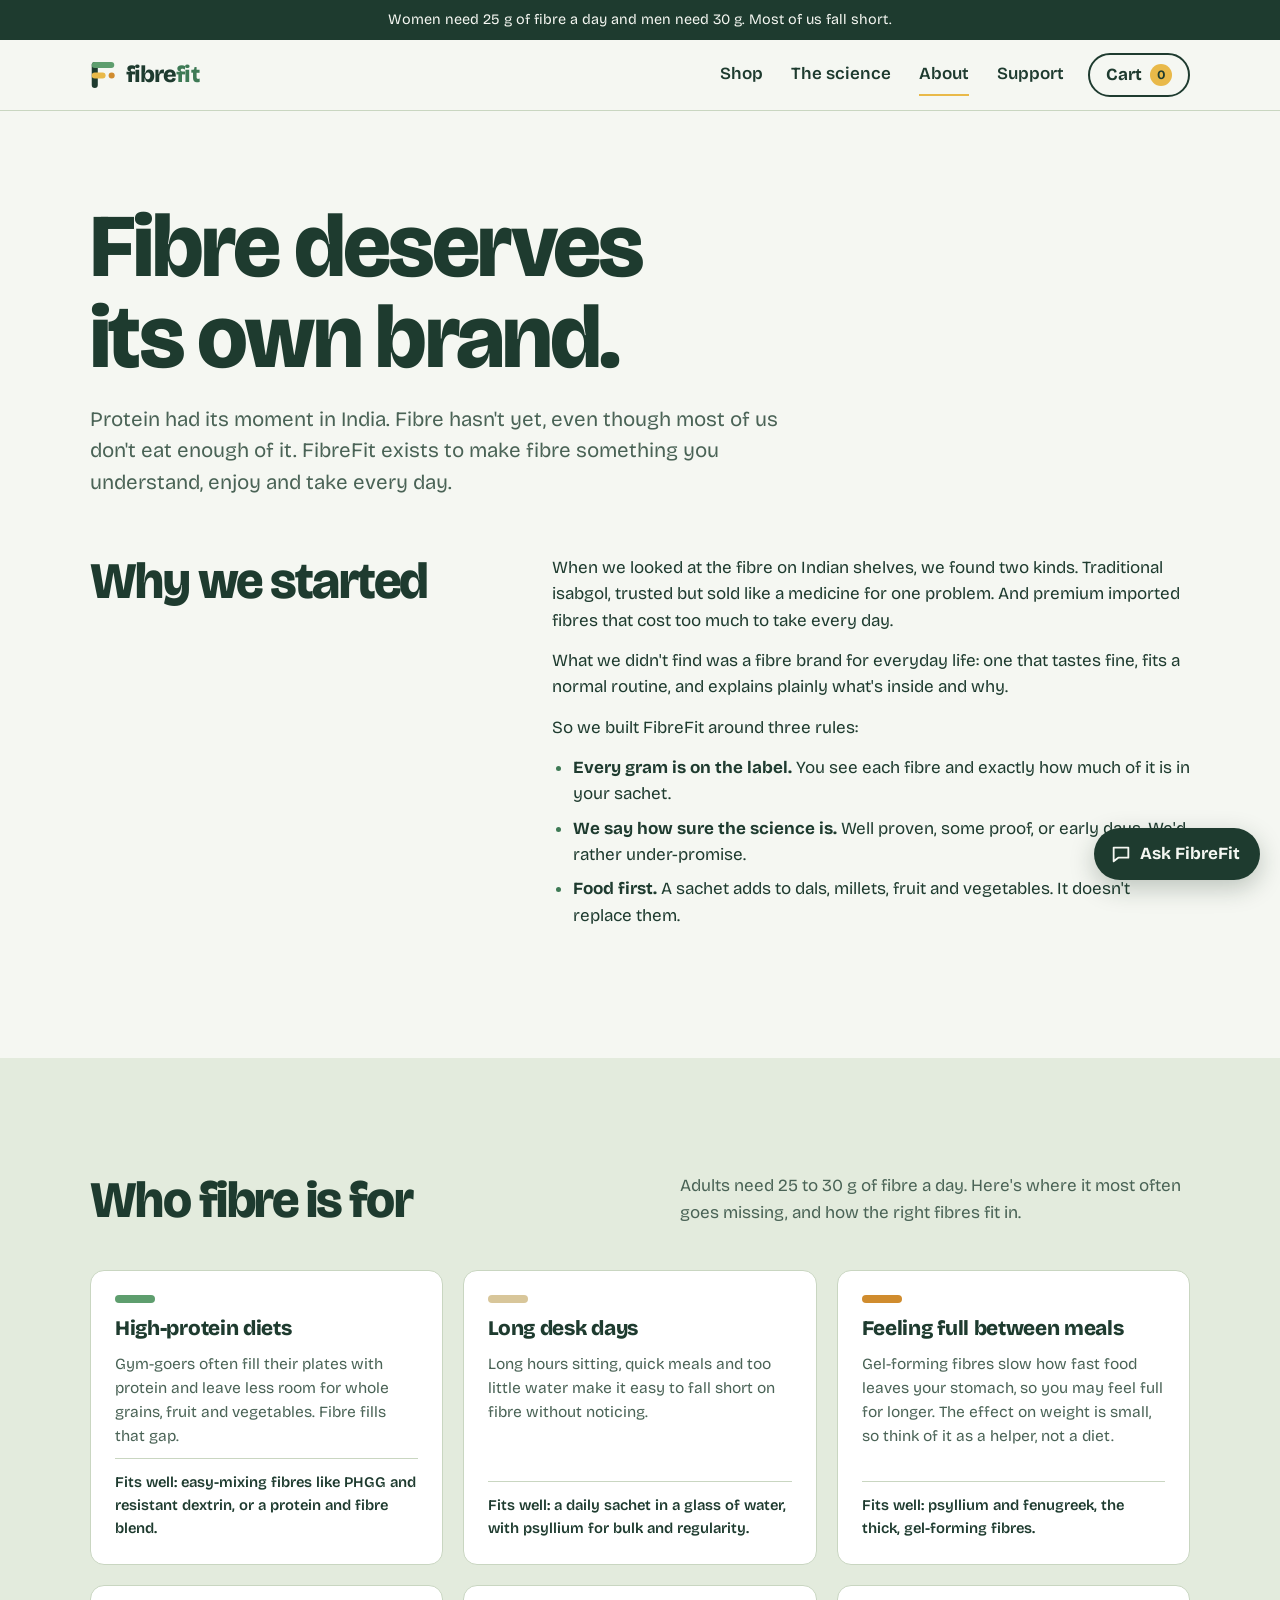
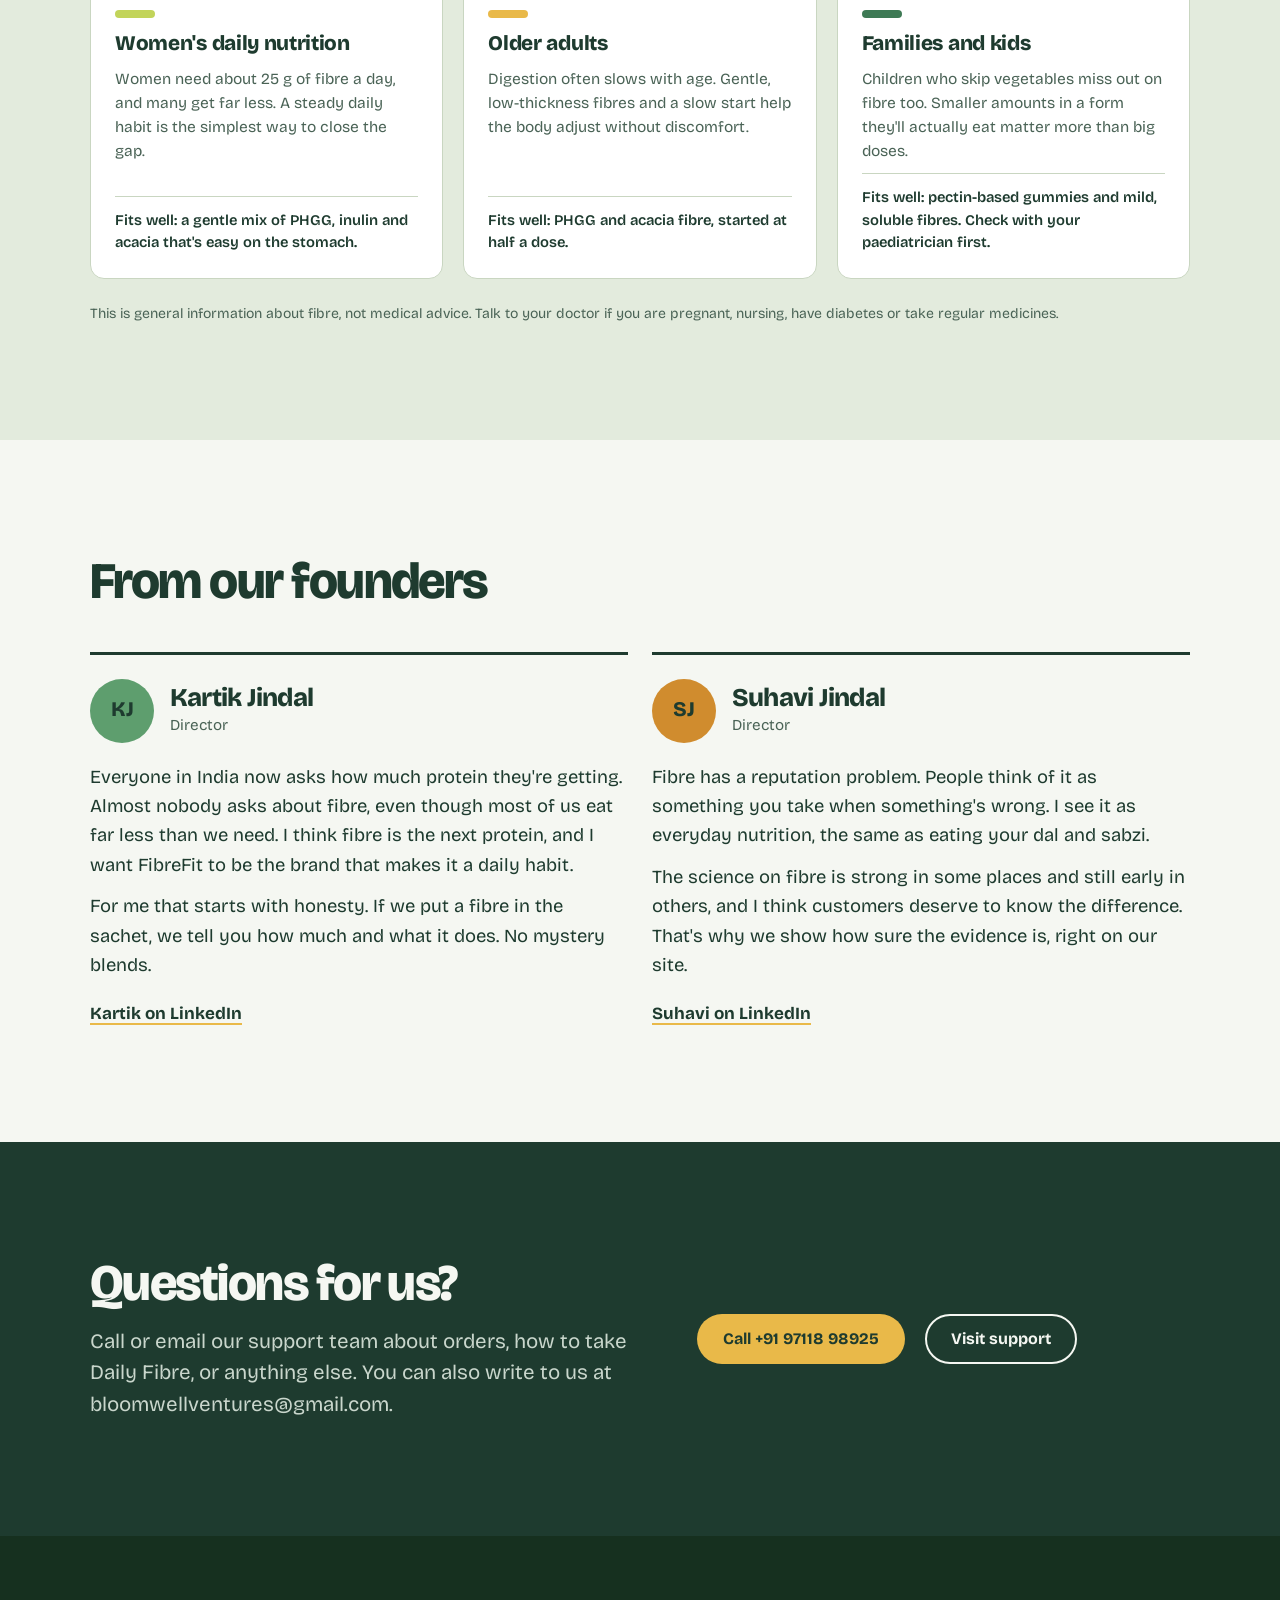
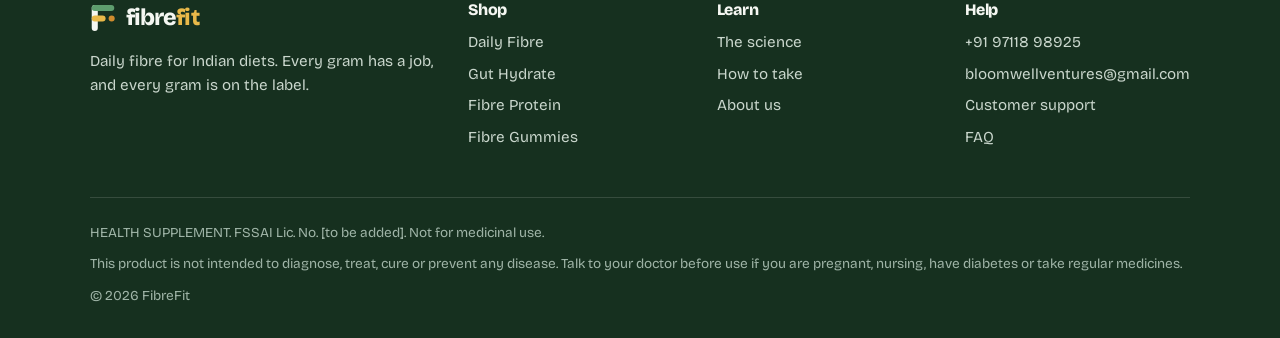
<file: about.html>
<!doctype html>
<html lang="en-IN">
<head>
<meta charset="utf-8">
<meta name="viewport" content="width=device-width, initial-scale=1">
<title>About us | FibreFit</title>
<meta name="description" content="Why FibreFit exists, who fibre is for, and what our founders Kartik Jindal and Suhavi Jindal think about it.">
<meta name="theme-color" content="#1E3B2F">
<link rel="icon" href="assets/favicon.svg" type="image/svg+xml">
<link rel="preconnect" href="https://fonts.googleapis.com">
<link rel="preconnect" href="https://fonts.gstatic.com" crossorigin>
<link href="https://fonts.googleapis.com/css2?family=Bricolage+Grotesque:opsz,wght@12..96,400..800&display=swap" rel="stylesheet">
<link rel="stylesheet" href="css/styles.css">
<script src="js/main.js" defer></script>
<script src="js/knowledge.js" defer></script>
<script src="js/chat.js" defer></script>
</head>
<body>
<a class="skip-link" href="#main">Skip to content</a>
<p class="announce">Women need 25 g of fibre a day and men need 30 g. Most of us fall short.</p>
<header class="site-header">
  <div class="wrap">
    <button class="menu-btn" type="button" aria-label="Menu" aria-expanded="false" aria-controls="site-nav"><span></span><span></span><span></span></button>
    <a class="logo" href="index.html" aria-label="FibreFit home"><svg class="logo-mark" viewBox="0 0 30 34" aria-hidden="true"><rect x="2" y="2" width="7" height="30" rx="3.5" fill="currentColor"/><rect x="2" y="2" width="26" height="7" rx="3.5" class="lm-top"/><rect x="2" y="14" width="16" height="7" rx="3.5" class="lm-mid"/><circle cx="25" cy="17.5" r="3.5" class="lm-seed"/></svg><span>fibre<b>fit</b></span></a>
    <nav class="nav" id="site-nav" aria-label="Main">
      <a href="index.html#shop">Shop</a>
      <a href="science.html">The science</a>
      <a href="about.html" aria-current="page">About</a>
      <a href="support.html">Support</a>
    </nav>
    <button class="cart-btn" type="button" aria-label="Cart, 0 items"><span class="cart-label">Cart</span><span class="cart-count">0</span></button>
  </div>
</header>

<main id="main">
  <section class="science-hero">
    <div class="wrap">
      <h1>Fibre deserves its own brand.</h1>
      <p class="lede">Protein had its moment in India. Fibre hasn't yet, even though most of us don't eat enough of it. FibreFit exists to make fibre something you understand, enjoy and take every day.</p>
    </div>
  </section>

  <section class="section" style="padding-top:0">
    <div class="wrap about-why">
      <div>
        <h2>Why we started</h2>
      </div>
      <div class="prose">
        <p>When we looked at the fibre on Indian shelves, we found two kinds. Traditional isabgol, trusted but sold like a medicine for one problem. And premium imported fibres that cost too much to take every day.</p>
        <p>What we didn't find was a fibre brand for everyday life: one that tastes fine, fits a normal routine, and explains plainly what's inside and why.</p>
        <p>So we built FibreFit around three rules:</p>
        <ul>
          <li><strong>Every gram is on the label.</strong> You see each fibre and exactly how much of it is in your sachet.</li>
          <li><strong>We say how sure the science is.</strong> Well proven, some proof, or early days. We'd rather under-promise.</li>
          <li><strong>Food first.</strong> A sachet adds to dals, millets, fruit and vegetables. It doesn't replace them.</li>
        </ul>
      </div>
    </div>
  </section>

  <section class="section on-mist" aria-labelledby="who-title">
    <div class="wrap">
      <div class="section-head">
        <h2 id="who-title">Who fibre is for</h2>
        <p>Adults need 25 to 30 g of fibre a day. Here's where it most often goes missing, and how the right fibres fit in.</p>
      </div>
      <div class="use-cases">
        <article class="use-case">
          <span class="uc-bar" style="background:var(--phgg)"></span>
          <h3>High-protein diets</h3>
          <p>Gym-goers often fill their plates with protein and leave less room for whole grains, fruit and vegetables. Fibre fills that gap.</p>
          <p class="uc-fit">Fits well: easy-mixing fibres like PHGG and resistant dextrin, or a protein and fibre blend.</p>
        </article>
        <article class="use-case">
          <span class="uc-bar" style="background:var(--psyllium)"></span>
          <h3>Long desk days</h3>
          <p>Long hours sitting, quick meals and too little water make it easy to fall short on fibre without noticing.</p>
          <p class="uc-fit">Fits well: a daily sachet in a glass of water, with psyllium for bulk and regularity.</p>
        </article>
        <article class="use-case">
          <span class="uc-bar" style="background:var(--fenugreek)"></span>
          <h3>Feeling full between meals</h3>
          <p>Gel-forming fibres slow how fast food leaves your stomach, so you may feel full for longer. The effect on weight is small, so think of it as a helper, not a diet.</p>
          <p class="uc-fit">Fits well: psyllium and fenugreek, the thick, gel-forming fibres.</p>
        </article>
        <article class="use-case">
          <span class="uc-bar" style="background:var(--banana)"></span>
          <h3>Women's daily nutrition</h3>
          <p>Women need about 25 g of fibre a day, and many get far less. A steady daily habit is the simplest way to close the gap.</p>
          <p class="uc-fit">Fits well: a gentle mix of PHGG, inulin and acacia that's easy on the stomach.</p>
        </article>
        <article class="use-case">
          <span class="uc-bar" style="background:var(--millet)"></span>
          <h3>Older adults</h3>
          <p>Digestion often slows with age. Gentle, low-thickness fibres and a slow start help the body adjust without discomfort.</p>
          <p class="uc-fit">Fits well: PHGG and acacia fibre, started at half a dose.</p>
        </article>
        <article class="use-case">
          <span class="uc-bar" style="background:var(--leaf)"></span>
          <h3>Families and kids</h3>
          <p>Children who skip vegetables miss out on fibre too. Smaller amounts in a form they'll actually eat matter more than big doses.</p>
          <p class="uc-fit">Fits well: pectin-based gummies and mild, soluble fibres. Check with your paediatrician first.</p>
        </article>
      </div>
      <p class="small" style="margin-top:24px">This is general information about fibre, not medical advice. Talk to your doctor if you are pregnant, nursing, have diabetes or take regular medicines.</p>
    </div>
  </section>

  <section class="section" aria-labelledby="dir-title">
    <div class="wrap">
      <div class="section-head">
        <h2 id="dir-title">From our founders</h2>
      </div>
      <div class="directors">
        <article class="director">
          <div class="dir-head">
            <span class="dir-avatar" aria-hidden="true" style="background:var(--phgg)">KJ</span>
            <div>
              <h3>Kartik Jindal</h3>
              <p class="dir-role">Director</p>
            </div>
          </div>
          <blockquote>
            <p>Everyone in India now asks how much protein they're getting. Almost nobody asks about fibre, even though most of us eat far less than we need. I think fibre is the next protein, and I want FibreFit to be the brand that makes it a daily habit.</p>
            <p>For me that starts with honesty. If we put a fibre in the sachet, we tell you how much and what it does. No mystery blends.</p>
          </blockquote>
          <a class="text-link" href="https://www.linkedin.com/in/kartik-jindal21" target="_blank" rel="noopener">Kartik on LinkedIn</a>
        </article>
        <article class="director">
          <div class="dir-head">
            <span class="dir-avatar" aria-hidden="true" style="background:var(--fenugreek)">SJ</span>
            <div>
              <h3>Suhavi Jindal</h3>
              <p class="dir-role">Director</p>
            </div>
          </div>
          <blockquote>
            <p>Fibre has a reputation problem. People think of it as something you take when something's wrong. I see it as everyday nutrition, the same as eating your dal and sabzi.</p>
            <p>The science on fibre is strong in some places and still early in others, and I think customers deserve to know the difference. That's why we show how sure the evidence is, right on our site.</p>
          </blockquote>
          <a class="text-link" href="https://www.linkedin.com/in/suhavi-jindal/" target="_blank" rel="noopener">Suhavi on LinkedIn</a>
        </article>
      </div>
    </div>
  </section>

  <section class="section on-dark">
    <div class="wrap signup">
      <div>
        <h2>Questions for us?</h2>
        <p class="lede" style="margin-top:16px;color:#C9D6CC">Call or email our support team about orders, how to take Daily Fibre, or anything else. You can also write to us at bloomwellventures@gmail.com.</p>
      </div>
      <div class="hero-actions">
        <a class="btn btn-millet" href="tel:+919711898925">Call +91 97118 98925</a>
        <a class="btn btn-ghost on-dark-ghost" href="support.html">Visit support</a>
      </div>
    </div>
  </section>
</main>

<footer class="site-footer">
  <div class="wrap">
    <div class="footer-grid">
      <div>
        <a class="logo" href="index.html" aria-label="FibreFit home"><svg class="logo-mark" viewBox="0 0 30 34" aria-hidden="true"><rect x="2" y="2" width="7" height="30" rx="3.5" fill="currentColor"/><rect x="2" y="2" width="26" height="7" rx="3.5" class="lm-top"/><rect x="2" y="14" width="16" height="7" rx="3.5" class="lm-mid"/><circle cx="25" cy="17.5" r="3.5" class="lm-seed"/></svg><span>fibre<b>fit</b></span></a>
        <p>Daily fibre for Indian diets. Every gram has a job, and every gram is on the label.</p>
      </div>
      <div>
        <h3>Shop</h3>
        <ul>
          <li><a href="daily-fibre.html">Daily Fibre</a></li>
          <li><a href="gut-hydrate.html">Gut Hydrate</a></li>
          <li><a href="fibre-protein.html">Fibre Protein</a></li>
          <li><a href="fibre-gummies.html">Fibre Gummies</a></li>
        </ul>
      </div>
      <div>
        <h3>Learn</h3>
        <ul>
          <li><a href="science.html">The science</a></li>
          <li><a href="index.html#how-to-take">How to take</a></li>
          <li><a href="about.html">About us</a></li>
        </ul>
      </div>
      <div>
        <h3>Help</h3>
        <ul>
          <li><a href="tel:+919711898925">+91 97118 98925</a></li>
          <li><a href="mailto:bloomwellventures@gmail.com">bloomwellventures@gmail.com</a></li>
          <li><a href="support.html">Customer support</a></li>
          <li><a href="index.html#faq">FAQ</a></li>
        </ul>
      </div>
    </div>
    <div class="legal">
      <p>HEALTH SUPPLEMENT. FSSAI Lic. No. [to be added]. Not for medicinal use.</p>
      <p>This product is not intended to diagnose, treat, cure or prevent any disease. Talk to your doctor before use if you are pregnant, nursing, have diabetes or take regular medicines.</p>
      <p>© <span data-year>2026</span> FibreFit</p>
    </div>
  </div>
</footer>

<div class="scrim" id="scrim"></div>

<aside class="drawer" id="cart" aria-label="Cart" aria-hidden="true">
  <div class="drawer-head">
    <h2>Your cart</h2>
    <button class="icon-btn" id="cart-close" type="button" aria-label="Close cart">×</button>
  </div>
  <div class="drawer-body" id="cart-body"></div>
  <div class="drawer-foot" id="cart-foot" hidden>
    <div class="subtotal"><span>Subtotal</span><span id="cart-subtotal">₹0</span></div>
    <p class="small">Shipping and taxes are worked out at checkout.</p>
    <button class="btn btn-primary btn-block" id="checkout-btn" type="button">Check out</button>
  </div>
</aside>

<div class="modal" id="modal" role="dialog" aria-modal="true" aria-labelledby="modal-title" aria-hidden="true">
  <button class="icon-btn" id="modal-close" type="button" aria-label="Close">×</button>
  <h2 id="modal-title">Orders open soon</h2>
  <p id="modal-text"></p>
  <form class="signup-form" data-signup novalidate>
    <label class="visually-hidden" for="modal-email">Email address</label>
    <input class="field" id="modal-email" type="email" name="email" placeholder="you@example.com" autocomplete="email" required>
    <button class="btn btn-primary" type="submit">Notify me</button>
    <p class="form-msg" role="status"></p>
  </form>
</div>

<div class="toast" id="toast" role="status" aria-live="polite"></div>
</body>
</html>
</file>
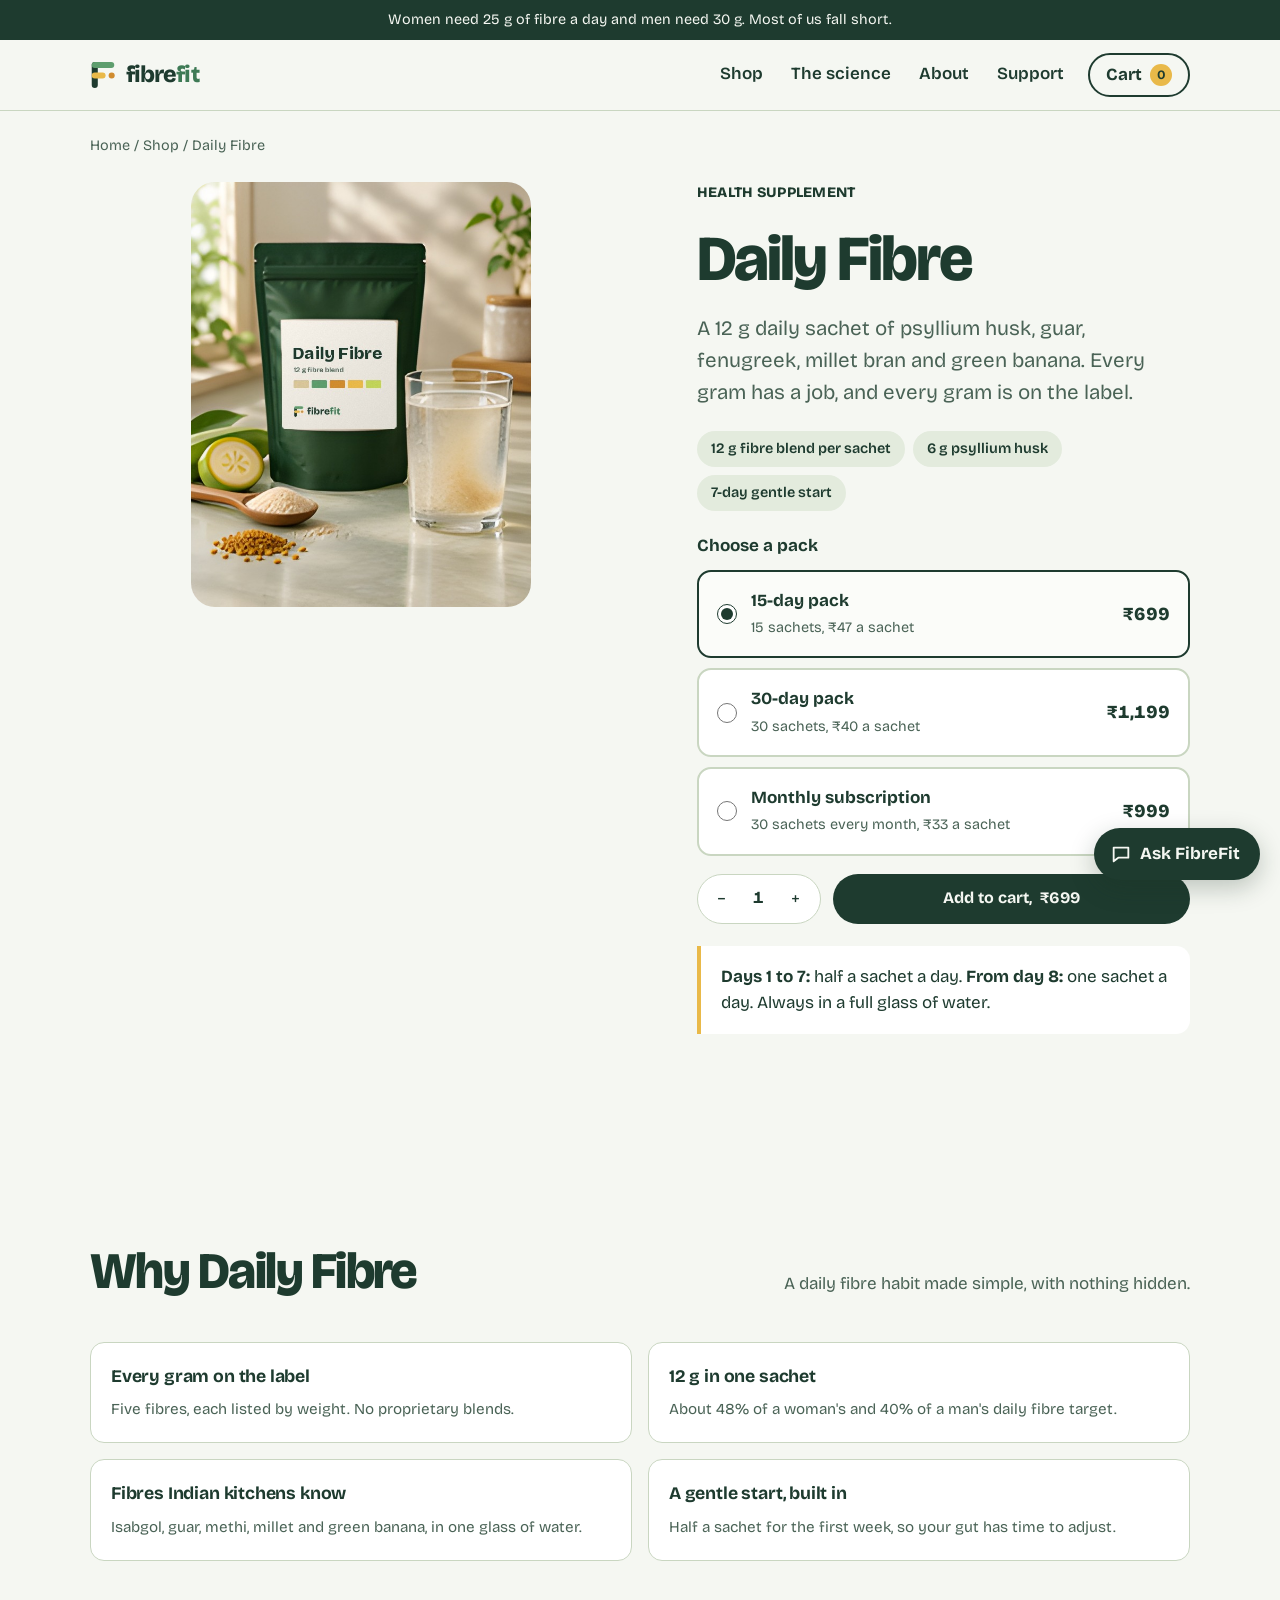
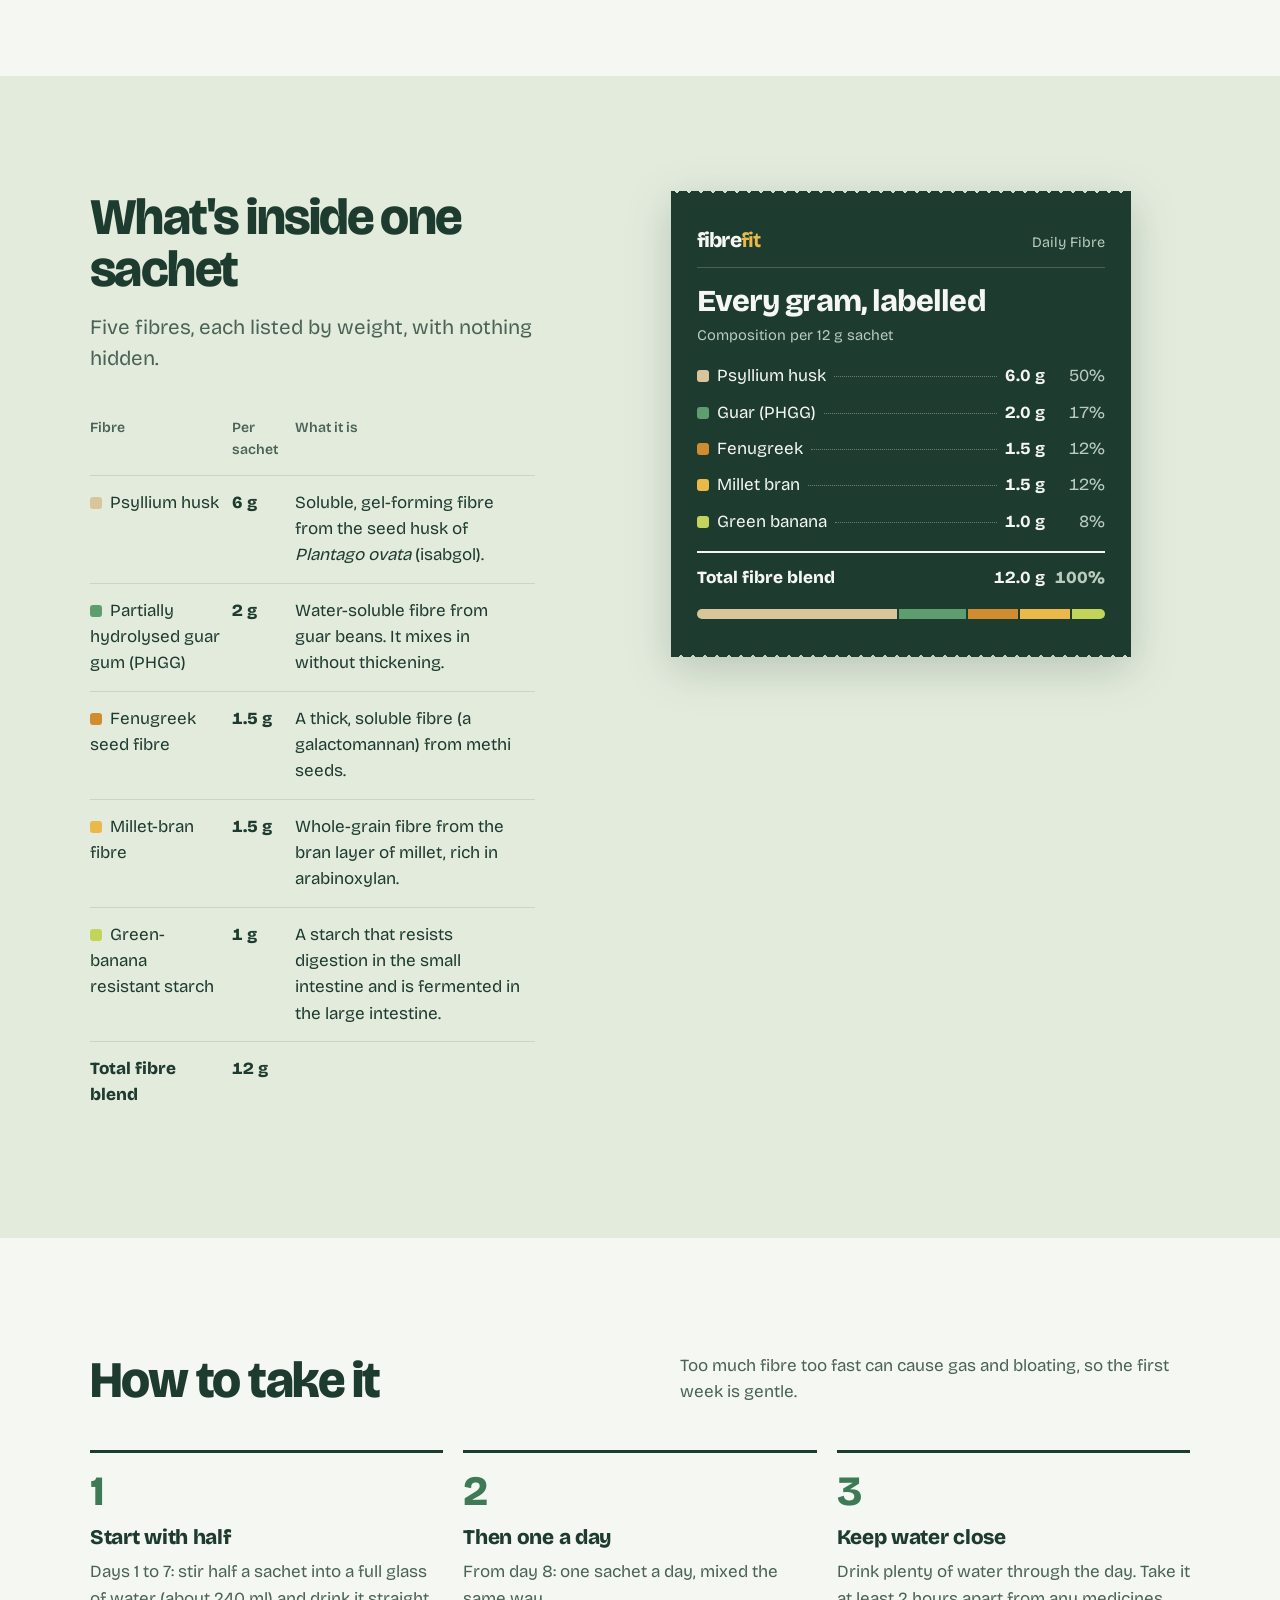
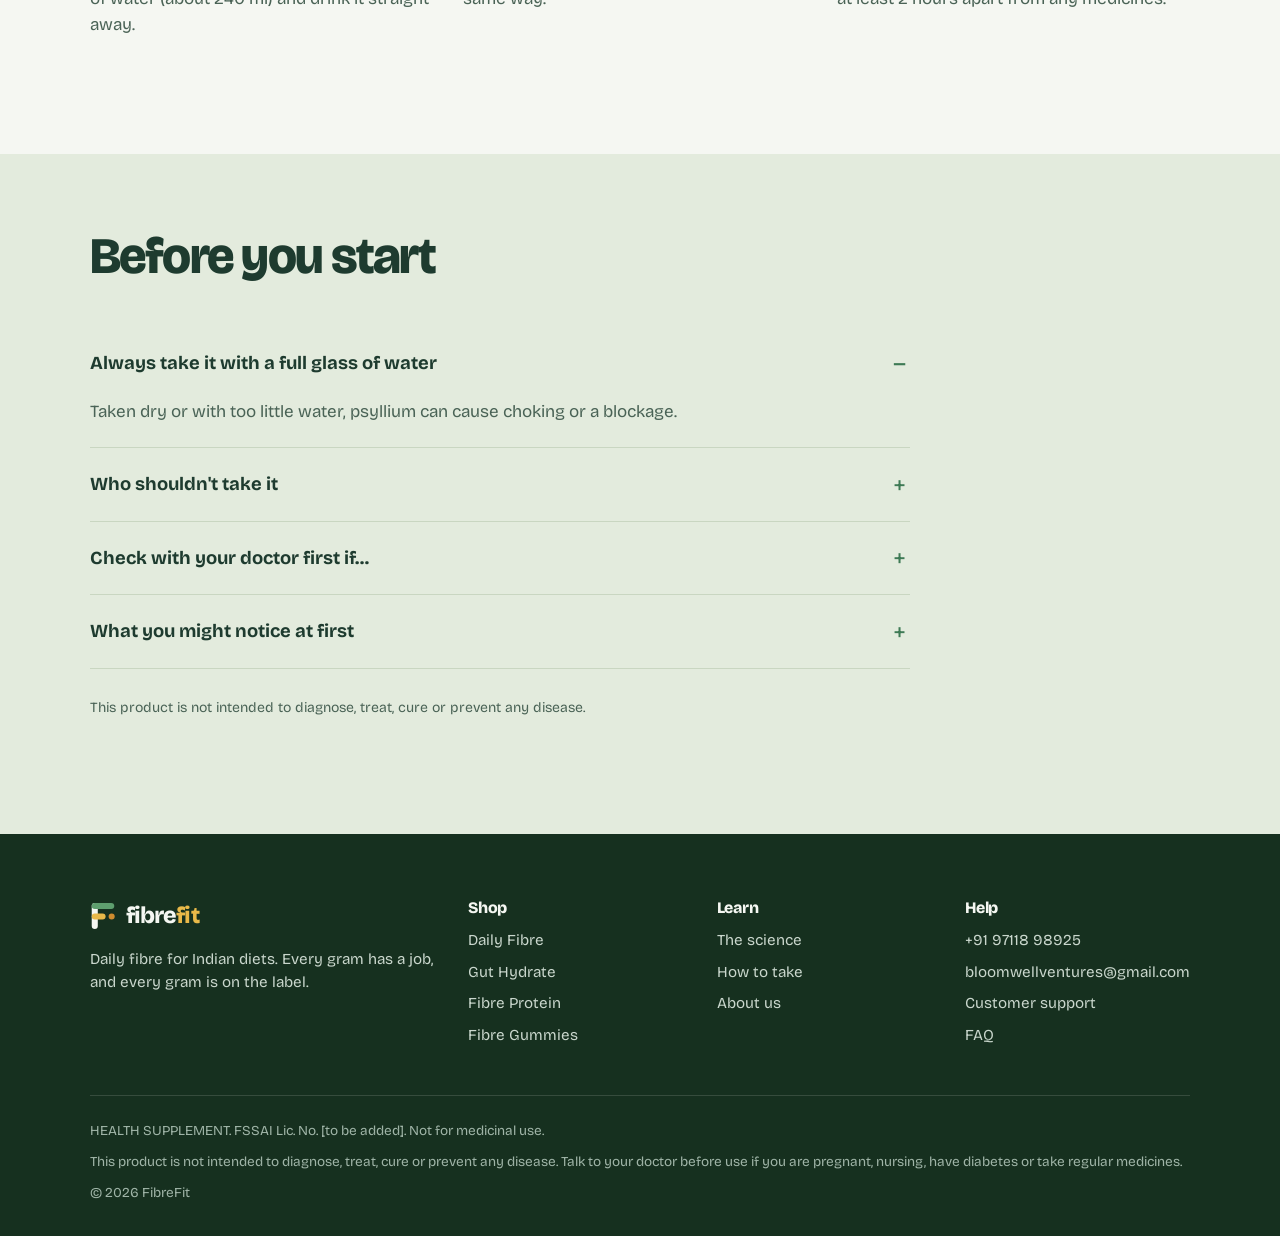
<file: daily-fibre.html>
<!doctype html>
<html lang="en-IN">
<head>
<meta charset="utf-8">
<meta name="viewport" content="width=device-width, initial-scale=1">
<title>Daily Fibre: 12 g fibre sachet | FibreFit</title>
<meta name="description" content="12 g of psyllium husk, guar, fenugreek, millet bran and green banana in one daily sachet.">
<meta name="theme-color" content="#1E3B2F">
<link rel="icon" href="assets/favicon.svg" type="image/svg+xml">
<link rel="preconnect" href="https://fonts.googleapis.com">
<link rel="preconnect" href="https://fonts.gstatic.com" crossorigin>
<link href="https://fonts.googleapis.com/css2?family=Bricolage+Grotesque:opsz,wght@12..96,400..800&display=swap" rel="stylesheet">
<link rel="stylesheet" href="css/styles.css">
<script src="js/main.js" defer></script>
<script src="js/knowledge.js" defer></script>
<script src="js/chat.js" defer></script>
</head>
<body>
<a class="skip-link" href="#main">Skip to content</a>
<p class="announce">Women need 25 g of fibre a day and men need 30 g. Most of us fall short.</p>
<header class="site-header">
  <div class="wrap">
    <button class="menu-btn" type="button" aria-label="Menu" aria-expanded="false" aria-controls="site-nav"><span></span><span></span><span></span></button>
    <a class="logo" href="index.html" aria-label="FibreFit home"><svg class="logo-mark" viewBox="0 0 30 34" aria-hidden="true"><rect x="2" y="2" width="7" height="30" rx="3.5" fill="currentColor"/><rect x="2" y="2" width="26" height="7" rx="3.5" class="lm-top"/><rect x="2" y="14" width="16" height="7" rx="3.5" class="lm-mid"/><circle cx="25" cy="17.5" r="3.5" class="lm-seed"/></svg><span>fibre<b>fit</b></span></a>
    <nav class="nav" id="site-nav" aria-label="Main">
      <a href="index.html#shop">Shop</a>
      <a href="science.html">The science</a>
      <a href="about.html">About</a>
      <a href="support.html">Support</a>
    </nav>
    <button class="cart-btn" type="button" aria-label="Cart, 0 items"><span class="cart-label">Cart</span><span class="cart-count">0</span></button>
  </div>
</header>

<main id="main">
  <div class="wrap">
    <nav class="crumbs" aria-label="Breadcrumb"><a href="index.html">Home</a> / <a href="index.html#shop">Shop</a> / Daily Fibre</nav>

    <div class="pdp">
      <div class="pdp-photo">
        <img src="assets/photos/daily-fibre.jpg" alt="FibreFit Daily Fibre pouch next to a glass of water, psyllium husk and fenugreek seeds">
      </div>

      <div class="pdp-info">
        <p class="supp-label">HEALTH SUPPLEMENT</p>
        <h1>Daily Fibre</h1>
        <p class="lede">A 12&nbsp;g daily sachet of psyllium husk, guar, fenugreek, millet bran and green banana. Every gram has a job, and every gram is on the label.</p>
        <ul class="facts">
          <li>12&nbsp;g fibre blend per sachet</li>
          <li>6&nbsp;g psyllium husk</li>
          <li>7-day gentle start</li>
        </ul>

        <form id="buy-form" data-product="daily-fibre">
          <fieldset class="packs">
            <legend>Choose a pack</legend>
            <label class="pack">
              <input type="radio" name="pack" value="15" checked>
              <span><strong>15-day pack</strong><span class="pack-sub">15 sachets, <span class="per"></span></span></span>
              <span class="price"></span>
            </label>
            <label class="pack">
              <input type="radio" name="pack" value="30">
              <span><strong>30-day pack</strong><span class="pack-sub">30 sachets, <span class="per"></span></span></span>
              <span class="price"></span>
            </label>
            <label class="pack">
              <input type="radio" name="pack" value="sub">
              <span><strong>Monthly subscription</strong><span class="pack-sub">30 sachets every month, <span class="per"></span></span></span>
              <span class="price"></span>
            </label>
          </fieldset>

          <div class="buy-row" style="margin-top:18px">
            <div class="qty" role="group" aria-label="Quantity">
              <button type="button" data-step="-1" aria-label="Remove one">−</button>
              <span id="buy-qty" aria-live="polite">1</span>
              <button type="button" data-step="1" aria-label="Add one">+</button>
            </div>
            <button class="btn btn-primary" type="submit">Add to cart, <span id="buy-price">₹699</span></button>
          </div>
        </form>

        <div class="callout">
          <p><strong>Days 1 to 7:</strong> half a sachet a day. <strong>From day 8:</strong> one sachet a day. Always in a full glass of water.</p>
        </div>
      </div>
    </div>
  </div>

  <section class="section" aria-labelledby="usp-title">
    <div class="wrap">
      <div class="section-head"><h2 id="usp-title">Why Daily Fibre</h2><p>A daily fibre habit made simple, with nothing hidden.</p></div>
      <ul class="usp-list">
        <li><strong>Every gram on the label</strong><span>Five fibres, each listed by weight. No proprietary blends.</span></li>
        <li><strong>12&nbsp;g in one sachet</strong><span>About 48% of a woman's and 40% of a man's daily fibre target.</span></li>
        <li><strong>Fibres Indian kitchens know</strong><span>Isabgol, guar, methi, millet and green banana, in one glass of water.</span></li>
        <li><strong>A gentle start, built in</strong><span>Half a sachet for the first week, so your gut has time to adjust.</span></li>
      </ul>
    </div>
  </section>

  <section class="section on-mist" aria-labelledby="inside-title">
    <div class="wrap gap-grid" style="align-items:start">
      <div>
        <h2 id="inside-title">What's inside one sachet</h2>
        <p class="lede" style="margin-top:16px">Five fibres, each listed by weight, with nothing hidden.</p>
        <table class="inside" style="margin-top:28px">
          <thead><tr><th scope="col">Fibre</th><th scope="col">Per sachet</th><th scope="col">What it is</th></tr></thead>
          <tbody>
            <tr><td><span class="swatch" style="background:var(--psyllium)"></span>Psyllium husk</td><td>6&nbsp;g</td><td>Soluble, gel-forming fibre from the seed husk of <i>Plantago ovata</i> (isabgol).</td></tr>
            <tr><td><span class="swatch" style="background:var(--phgg)"></span>Partially hydrolysed guar gum (PHGG)</td><td>2&nbsp;g</td><td>Water-soluble fibre from guar beans. It mixes in without thickening.</td></tr>
            <tr><td><span class="swatch" style="background:var(--fenugreek)"></span>Fenugreek seed fibre</td><td>1.5&nbsp;g</td><td>A thick, soluble fibre (a galactomannan) from methi seeds.</td></tr>
            <tr><td><span class="swatch" style="background:var(--millet-bran)"></span>Millet-bran fibre</td><td>1.5&nbsp;g</td><td>Whole-grain fibre from the bran layer of millet, rich in arabinoxylan.</td></tr>
            <tr><td><span class="swatch" style="background:var(--banana)"></span>Green-banana resistant starch</td><td>1&nbsp;g</td><td>A starch that resists digestion in the small intestine and is fermented in the large intestine.</td></tr>
          </tbody>
          <tfoot><tr><td>Total fibre blend</td><td>12&nbsp;g</td><td></td></tr></tfoot>
        </table>
      </div>
      <div class="sachet" role="img" aria-label="Daily Fibre composition per 12 gram sachet">
        <div class="tear"></div>
        <div class="s-body">
          <div class="s-top"><span class="s-brand">fibre<b>fit</b></span><span class="s-kind">Daily Fibre</span></div>
          <p class="s-title">Every gram, labelled</p>
          <p class="s-sub">Composition per 12&nbsp;g sachet</p>
          <ul class="s-lines"><li><span class="sw" style="background:#D8C69A"></span><span class="l-name">Psyllium husk</span><span class="l-dots"></span><b>6.0&nbsp;g</b><i>50%</i></li><li><span class="sw" style="background:#5E9E6E"></span><span class="l-name">Guar (PHGG)</span><span class="l-dots"></span><b>2.0&nbsp;g</b><i>17%</i></li><li><span class="sw" style="background:#D08C2E"></span><span class="l-name">Fenugreek</span><span class="l-dots"></span><b>1.5&nbsp;g</b><i>12%</i></li><li><span class="sw" style="background:#E9B949"></span><span class="l-name">Millet bran</span><span class="l-dots"></span><b>1.5&nbsp;g</b><i>12%</i></li><li><span class="sw" style="background:#C2D45A"></span><span class="l-name">Green banana</span><span class="l-dots"></span><b>1.0&nbsp;g</b><i>8%</i></li></ul>
          <div class="s-total"><span>Total fibre blend</span><b>12.0&nbsp;g</b><i>100%</i></div>
          <div class="s-bar"><span style="flex:6;background:#D8C69A"></span><span style="flex:2;background:#5E9E6E"></span><span style="flex:1.5;background:#D08C2E"></span><span style="flex:1.5;background:#E9B949"></span><span style="flex:1;background:#C2D45A"></span></div>
        </div>
        <div class="tear bottom"></div>
      </div>
    </div>
  </section>

  <section class="section" aria-labelledby="how-title">
    <div class="wrap">
      <div class="section-head">
        <h2 id="how-title">How to take it</h2>
        <p>Too much fibre too fast can cause gas and bloating, so the first week is gentle.</p>
      </div>
      <ol class="steps">
        <li><h3>Start with half</h3><p>Days 1 to 7: stir half a sachet into a full glass of water (about 240 ml) and drink it straight away.</p></li>
        <li><h3>Then one a day</h3><p>From day 8: one sachet a day, mixed the same way.</p></li>
        <li><h3>Keep water close</h3><p>Drink plenty of water through the day. Take it at least 2 hours apart from any medicines.</p></li>
      </ol>
    </div>
  </section>

  <section class="section on-mist" aria-labelledby="warn-title" style="padding-top:clamp(48px,6vw,80px)">
    <div class="wrap">
      <div class="section-head"><h2 id="warn-title">Before you start</h2></div>
      <div class="faq">
        <details open>
          <summary>Always take it with a full glass of water</summary>
          <div><p>Taken dry or with too little water, psyllium can cause choking or a blockage.</p></div>
        </details>
        <details>
          <summary>Who shouldn't take it</summary>
          <div><p>Don't use it if you have difficulty swallowing, or a narrowed or blocked food pipe or bowel. Psyllium can cause allergic reactions in sensitive people.</p></div>
        </details>
        <details>
          <summary>Check with your doctor first if…</summary>
          <div><p>You are pregnant or nursing, have diabetes, or take regular medicines. Fibre can slow how medicines are absorbed, so keep at least 2 hours between them.</p></div>
        </details>
        <details>
          <summary>What you might notice at first</summary>
          <div><p>Some gas or bloating in the first days is common when you add fibre. Follow the gentle-start week and drink plenty of water.</p></div>
        </details>
      </div>
      <p style="margin-top:28px" class="small">This product is not intended to diagnose, treat, cure or prevent any disease.</p>
    </div>
  </section>
</main>

<footer class="site-footer">
  <div class="wrap">
    <div class="footer-grid">
      <div>
        <a class="logo" href="index.html" aria-label="FibreFit home"><svg class="logo-mark" viewBox="0 0 30 34" aria-hidden="true"><rect x="2" y="2" width="7" height="30" rx="3.5" fill="currentColor"/><rect x="2" y="2" width="26" height="7" rx="3.5" class="lm-top"/><rect x="2" y="14" width="16" height="7" rx="3.5" class="lm-mid"/><circle cx="25" cy="17.5" r="3.5" class="lm-seed"/></svg><span>fibre<b>fit</b></span></a>
        <p>Daily fibre for Indian diets. Every gram has a job, and every gram is on the label.</p>
      </div>
      <div>
        <h3>Shop</h3>
        <ul>
          <li><a href="daily-fibre.html">Daily Fibre</a></li>
          <li><a href="gut-hydrate.html">Gut Hydrate</a></li>
          <li><a href="fibre-protein.html">Fibre Protein</a></li>
          <li><a href="fibre-gummies.html">Fibre Gummies</a></li>
        </ul>
      </div>
      <div>
        <h3>Learn</h3>
        <ul>
          <li><a href="science.html">The science</a></li>
          <li><a href="index.html#how-to-take">How to take</a></li>
          <li><a href="about.html">About us</a></li>
        </ul>
      </div>
      <div>
        <h3>Help</h3>
        <ul>
          <li><a href="tel:+919711898925">+91 97118 98925</a></li>
          <li><a href="mailto:bloomwellventures@gmail.com">bloomwellventures@gmail.com</a></li>
          <li><a href="support.html">Customer support</a></li>
          <li><a href="index.html#faq">FAQ</a></li>
        </ul>
      </div>
    </div>
    <div class="legal">
      <p>HEALTH SUPPLEMENT. FSSAI Lic. No. [to be added]. Not for medicinal use.</p>
      <p>This product is not intended to diagnose, treat, cure or prevent any disease. Talk to your doctor before use if you are pregnant, nursing, have diabetes or take regular medicines.</p>
      <p>© <span data-year>2026</span> FibreFit</p>
    </div>
  </div>
</footer>

<div class="scrim" id="scrim"></div>

<aside class="drawer" id="cart" aria-label="Cart" aria-hidden="true">
  <div class="drawer-head">
    <h2>Your cart</h2>
    <button class="icon-btn" id="cart-close" type="button" aria-label="Close cart">×</button>
  </div>
  <div class="drawer-body" id="cart-body"></div>
  <div class="drawer-foot" id="cart-foot" hidden>
    <div class="subtotal"><span>Subtotal</span><span id="cart-subtotal">₹0</span></div>
    <p class="small">Shipping and taxes are worked out at checkout.</p>
    <button class="btn btn-primary btn-block" id="checkout-btn" type="button">Check out</button>
  </div>
</aside>

<div class="modal" id="modal" role="dialog" aria-modal="true" aria-labelledby="modal-title" aria-hidden="true">
  <button class="icon-btn" id="modal-close" type="button" aria-label="Close">×</button>
  <h2 id="modal-title">Orders open soon</h2>
  <p id="modal-text"></p>
  <form class="signup-form" data-signup novalidate>
    <label class="visually-hidden" for="modal-email">Email address</label>
    <input class="field" id="modal-email" type="email" name="email" placeholder="you@example.com" autocomplete="email" required>
    <button class="btn btn-primary" type="submit">Notify me</button>
    <p class="form-msg" role="status"></p>
  </form>
</div>

<div class="toast" id="toast" role="status" aria-live="polite"></div>
</body>
</html>
</file>
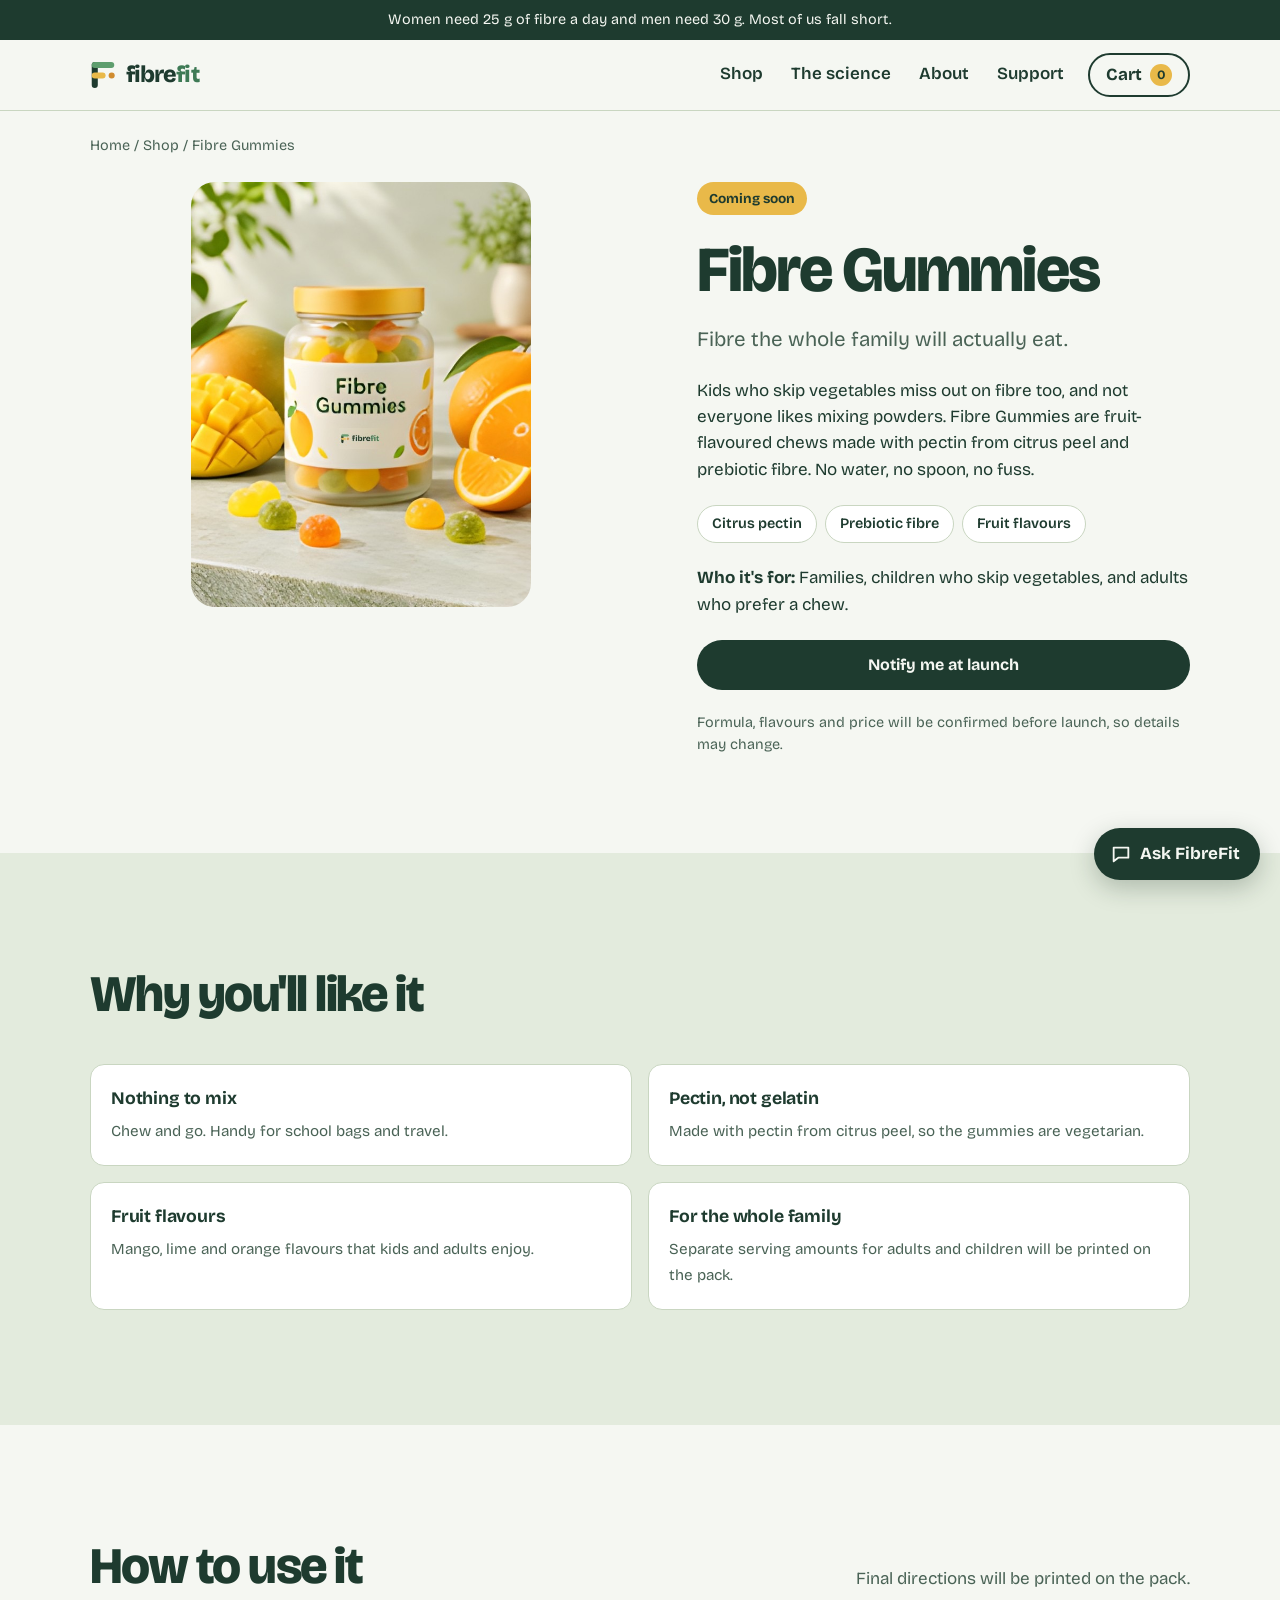
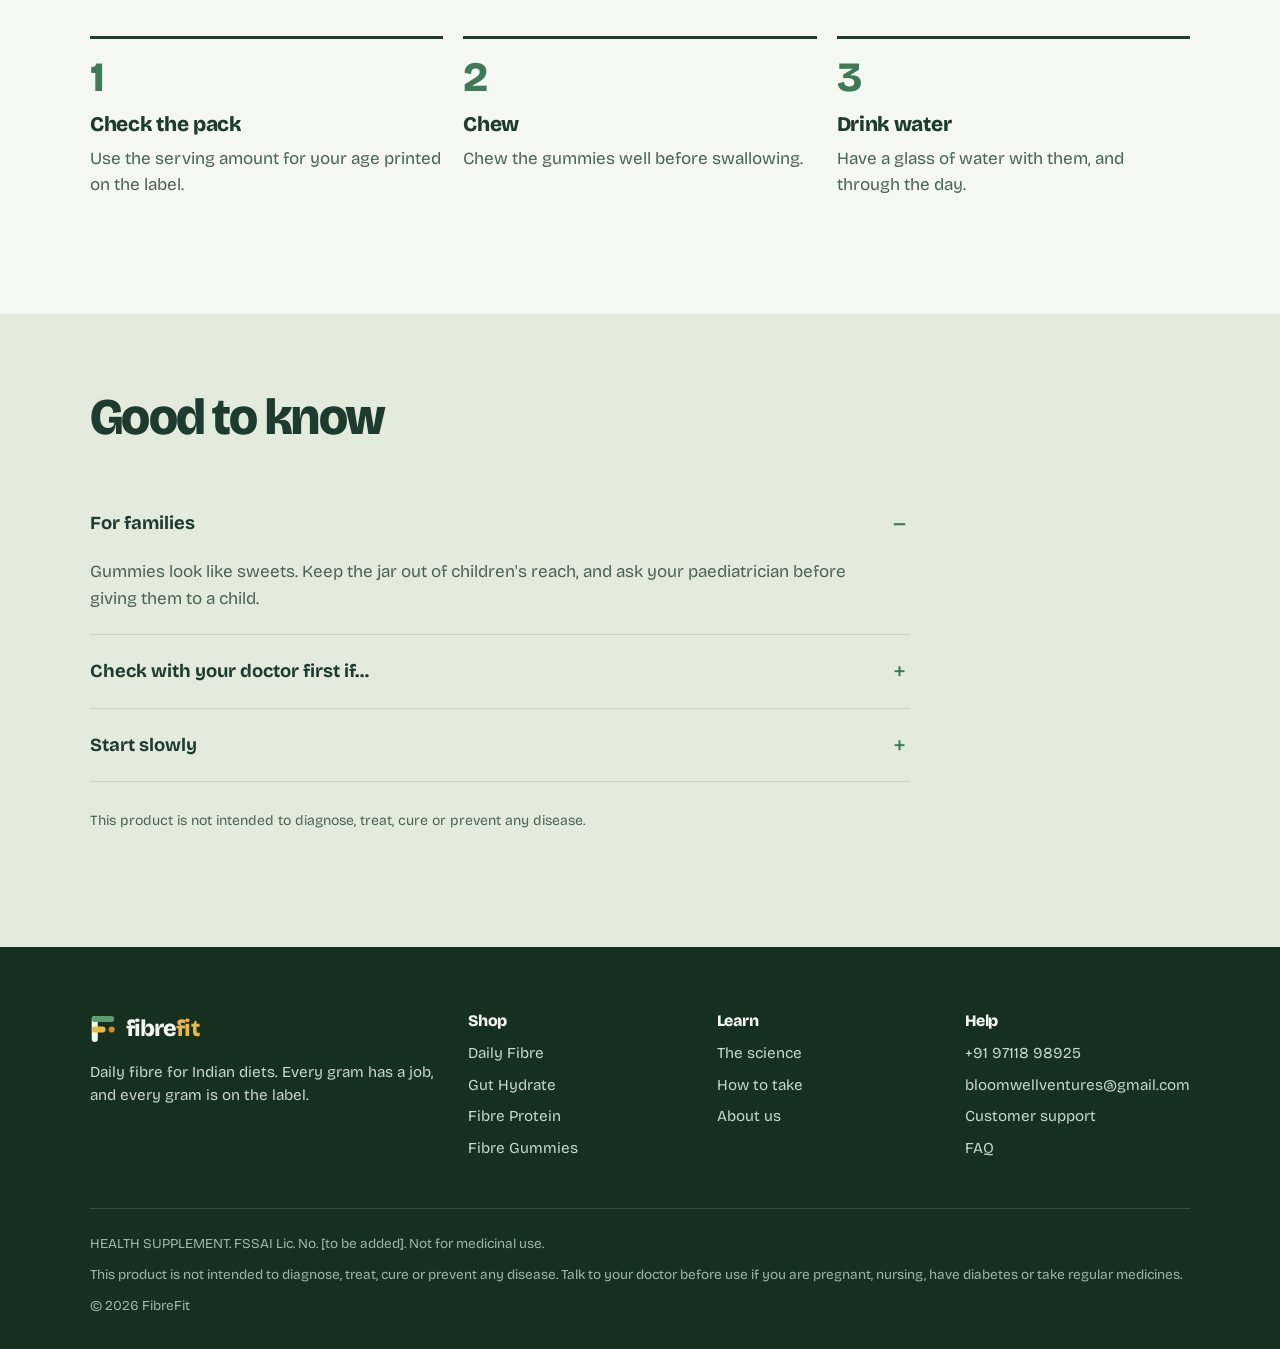
<file: fibre-gummies.html>
<!doctype html>
<html lang="en-IN">
<head>
<meta charset="utf-8">
<meta name="viewport" content="width=device-width, initial-scale=1">
<title>Fibre Gummies | FibreFit</title>
<meta name="description" content="Fibre the whole family will actually eat.">
<meta name="theme-color" content="#1E3B2F">
<link rel="icon" href="assets/favicon.svg" type="image/svg+xml">
<link rel="preconnect" href="https://fonts.googleapis.com">
<link rel="preconnect" href="https://fonts.gstatic.com" crossorigin>
<link href="https://fonts.googleapis.com/css2?family=Bricolage+Grotesque:opsz,wght@12..96,400..800&display=swap" rel="stylesheet">
<link rel="stylesheet" href="css/styles.css">
<script src="js/main.js" defer></script>
<script src="js/knowledge.js" defer></script>
<script src="js/chat.js" defer></script>
</head>
<body>
<a class="skip-link" href="#main">Skip to content</a>
<p class="announce">Women need 25 g of fibre a day and men need 30 g. Most of us fall short.</p>
<header class="site-header">
  <div class="wrap">
    <button class="menu-btn" type="button" aria-label="Menu" aria-expanded="false" aria-controls="site-nav"><span></span><span></span><span></span></button>
    <a class="logo" href="index.html" aria-label="FibreFit home"><svg class="logo-mark" viewBox="0 0 30 34" aria-hidden="true"><rect x="2" y="2" width="7" height="30" rx="3.5" fill="currentColor"/><rect x="2" y="2" width="26" height="7" rx="3.5" class="lm-top"/><rect x="2" y="14" width="16" height="7" rx="3.5" class="lm-mid"/><circle cx="25" cy="17.5" r="3.5" class="lm-seed"/></svg><span>fibre<b>fit</b></span></a>
    <nav class="nav" id="site-nav" aria-label="Main">
      <a href="index.html#shop">Shop</a>
      <a href="science.html">The science</a>
      <a href="about.html">About</a>
      <a href="support.html">Support</a>
    </nav>
    <button class="cart-btn" type="button" aria-label="Cart, 0 items"><span class="cart-label">Cart</span><span class="cart-count">0</span></button>
  </div>
</header>

<main id="main">
  <div class="wrap">
    <nav class="crumbs" aria-label="Breadcrumb"><a href="index.html">Home</a> / <a href="index.html#shop">Shop</a> / Fibre Gummies</nav>
    <div class="pdp">
      <div class="pdp-photo"><img src="assets/photos/fibre-gummies.jpg" alt="FibreFit Fibre Gummies"></div>
      <div class="pdp-info">
        <span class="soon-badge">Coming soon</span>
        <h1>Fibre Gummies</h1>
        <p class="lede">Fibre the whole family will actually eat.</p>
        <p>Kids who skip vegetables miss out on fibre too, and not everyone likes mixing powders. Fibre Gummies are fruit-flavoured chews made with pectin from citrus peel and prebiotic fibre. No water, no spoon, no fuss.</p>
        <div>
          <h2 class="visually-hidden">Key ingredients</h2>
          <ul class="key-ingredients" aria-label="Key ingredients"><li>Citrus pectin</li><li>Prebiotic fibre</li><li>Fruit flavours</li></ul>
        </div>
        <p><strong>Who it's for:</strong> Families, children who skip vegetables, and adults who prefer a chew.</p>
        <div class="buy-row"><button class="btn btn-primary" type="button" data-notify="Fibre Gummies">Notify me at launch</button></div>
        <p class="note">Formula, flavours and price will be confirmed before launch, so details may change.</p>
      </div>
    </div>
  </div>

  <section class="section on-mist" aria-labelledby="usp-title">
    <div class="wrap">
      <div class="section-head"><h2 id="usp-title">Why you'll like it</h2></div>
      <ul class="usp-list"><li><strong>Nothing to mix</strong><span>Chew and go. Handy for school bags and travel.</span></li><li><strong>Pectin, not gelatin</strong><span>Made with pectin from citrus peel, so the gummies are vegetarian.</span></li><li><strong>Fruit flavours</strong><span>Mango, lime and orange flavours that kids and adults enjoy.</span></li><li><strong>For the whole family</strong><span>Separate serving amounts for adults and children will be printed on the pack.</span></li></ul>
    </div>
  </section>

  <section class="section" aria-labelledby="how-title">
    <div class="wrap">
      <div class="section-head"><h2 id="how-title">How to use it</h2><p>Final directions will be printed on the pack.</p></div>
      <ol class="steps"><li><h3>Check the pack</h3><p>Use the serving amount for your age printed on the label.</p></li><li><h3>Chew</h3><p>Chew the gummies well before swallowing.</p></li><li><h3>Drink water</h3><p>Have a glass of water with them, and through the day.</p></li></ol>
    </div>
  </section>

  <section class="section on-mist" aria-labelledby="good-title" style="padding-top:clamp(48px,6vw,80px)">
    <div class="wrap">
      <div class="section-head"><h2 id="good-title">Good to know</h2></div>
      <div class="faq">
        <details open><summary>For families</summary><div><p>Gummies look like sweets. Keep the jar out of children's reach, and ask your paediatrician before giving them to a child.</p></div></details>
        <details><summary>Check with your doctor first if…</summary><div><p>You are pregnant or nursing, have diabetes, take regular medicines, or have trouble swallowing. Fibre can slow how medicines are absorbed, so keep at least 2 hours between them.</p></div></details>
        <details><summary>Start slowly</summary><div><p>Adding a lot of fibre quickly can cause gas and bloating. Start with a smaller amount and drink plenty of water.</p></div></details>
      </div>
      <p style="margin-top:28px" class="small">This product is not intended to diagnose, treat, cure or prevent any disease.</p>
    </div>
  </section>
</main>
<footer class="site-footer">
  <div class="wrap">
    <div class="footer-grid">
      <div>
        <a class="logo" href="index.html" aria-label="FibreFit home"><svg class="logo-mark" viewBox="0 0 30 34" aria-hidden="true"><rect x="2" y="2" width="7" height="30" rx="3.5" fill="currentColor"/><rect x="2" y="2" width="26" height="7" rx="3.5" class="lm-top"/><rect x="2" y="14" width="16" height="7" rx="3.5" class="lm-mid"/><circle cx="25" cy="17.5" r="3.5" class="lm-seed"/></svg><span>fibre<b>fit</b></span></a>
        <p>Daily fibre for Indian diets. Every gram has a job, and every gram is on the label.</p>
      </div>
      <div>
        <h3>Shop</h3>
        <ul>
          <li><a href="daily-fibre.html">Daily Fibre</a></li>
          <li><a href="gut-hydrate.html">Gut Hydrate</a></li>
          <li><a href="fibre-protein.html">Fibre Protein</a></li>
          <li><a href="fibre-gummies.html">Fibre Gummies</a></li>
        </ul>
      </div>
      <div>
        <h3>Learn</h3>
        <ul>
          <li><a href="science.html">The science</a></li>
          <li><a href="index.html#how-to-take">How to take</a></li>
          <li><a href="about.html">About us</a></li>
        </ul>
      </div>
      <div>
        <h3>Help</h3>
        <ul>
          <li><a href="tel:+919711898925">+91 97118 98925</a></li>
          <li><a href="mailto:bloomwellventures@gmail.com">bloomwellventures@gmail.com</a></li>
          <li><a href="support.html">Customer support</a></li>
          <li><a href="index.html#faq">FAQ</a></li>
        </ul>
      </div>
    </div>
    <div class="legal">
      <p>HEALTH SUPPLEMENT. FSSAI Lic. No. [to be added]. Not for medicinal use.</p>
      <p>This product is not intended to diagnose, treat, cure or prevent any disease. Talk to your doctor before use if you are pregnant, nursing, have diabetes or take regular medicines.</p>
      <p>© <span data-year>2026</span> FibreFit</p>
    </div>
  </div>
</footer>

<div class="scrim" id="scrim"></div>

<aside class="drawer" id="cart" aria-label="Cart" aria-hidden="true">
  <div class="drawer-head">
    <h2>Your cart</h2>
    <button class="icon-btn" id="cart-close" type="button" aria-label="Close cart">×</button>
  </div>
  <div class="drawer-body" id="cart-body"></div>
  <div class="drawer-foot" id="cart-foot" hidden>
    <div class="subtotal"><span>Subtotal</span><span id="cart-subtotal">₹0</span></div>
    <p class="small">Shipping and taxes are worked out at checkout.</p>
    <button class="btn btn-primary btn-block" id="checkout-btn" type="button">Check out</button>
  </div>
</aside>

<div class="modal" id="modal" role="dialog" aria-modal="true" aria-labelledby="modal-title" aria-hidden="true">
  <button class="icon-btn" id="modal-close" type="button" aria-label="Close">×</button>
  <h2 id="modal-title">Orders open soon</h2>
  <p id="modal-text"></p>
  <form class="signup-form" data-signup novalidate>
    <label class="visually-hidden" for="modal-email">Email address</label>
    <input class="field" id="modal-email" type="email" name="email" placeholder="you@example.com" autocomplete="email" required>
    <button class="btn btn-primary" type="submit">Notify me</button>
    <p class="form-msg" role="status"></p>
  </form>
</div>

<div class="toast" id="toast" role="status" aria-live="polite"></div>
</body>
</html>
</file>
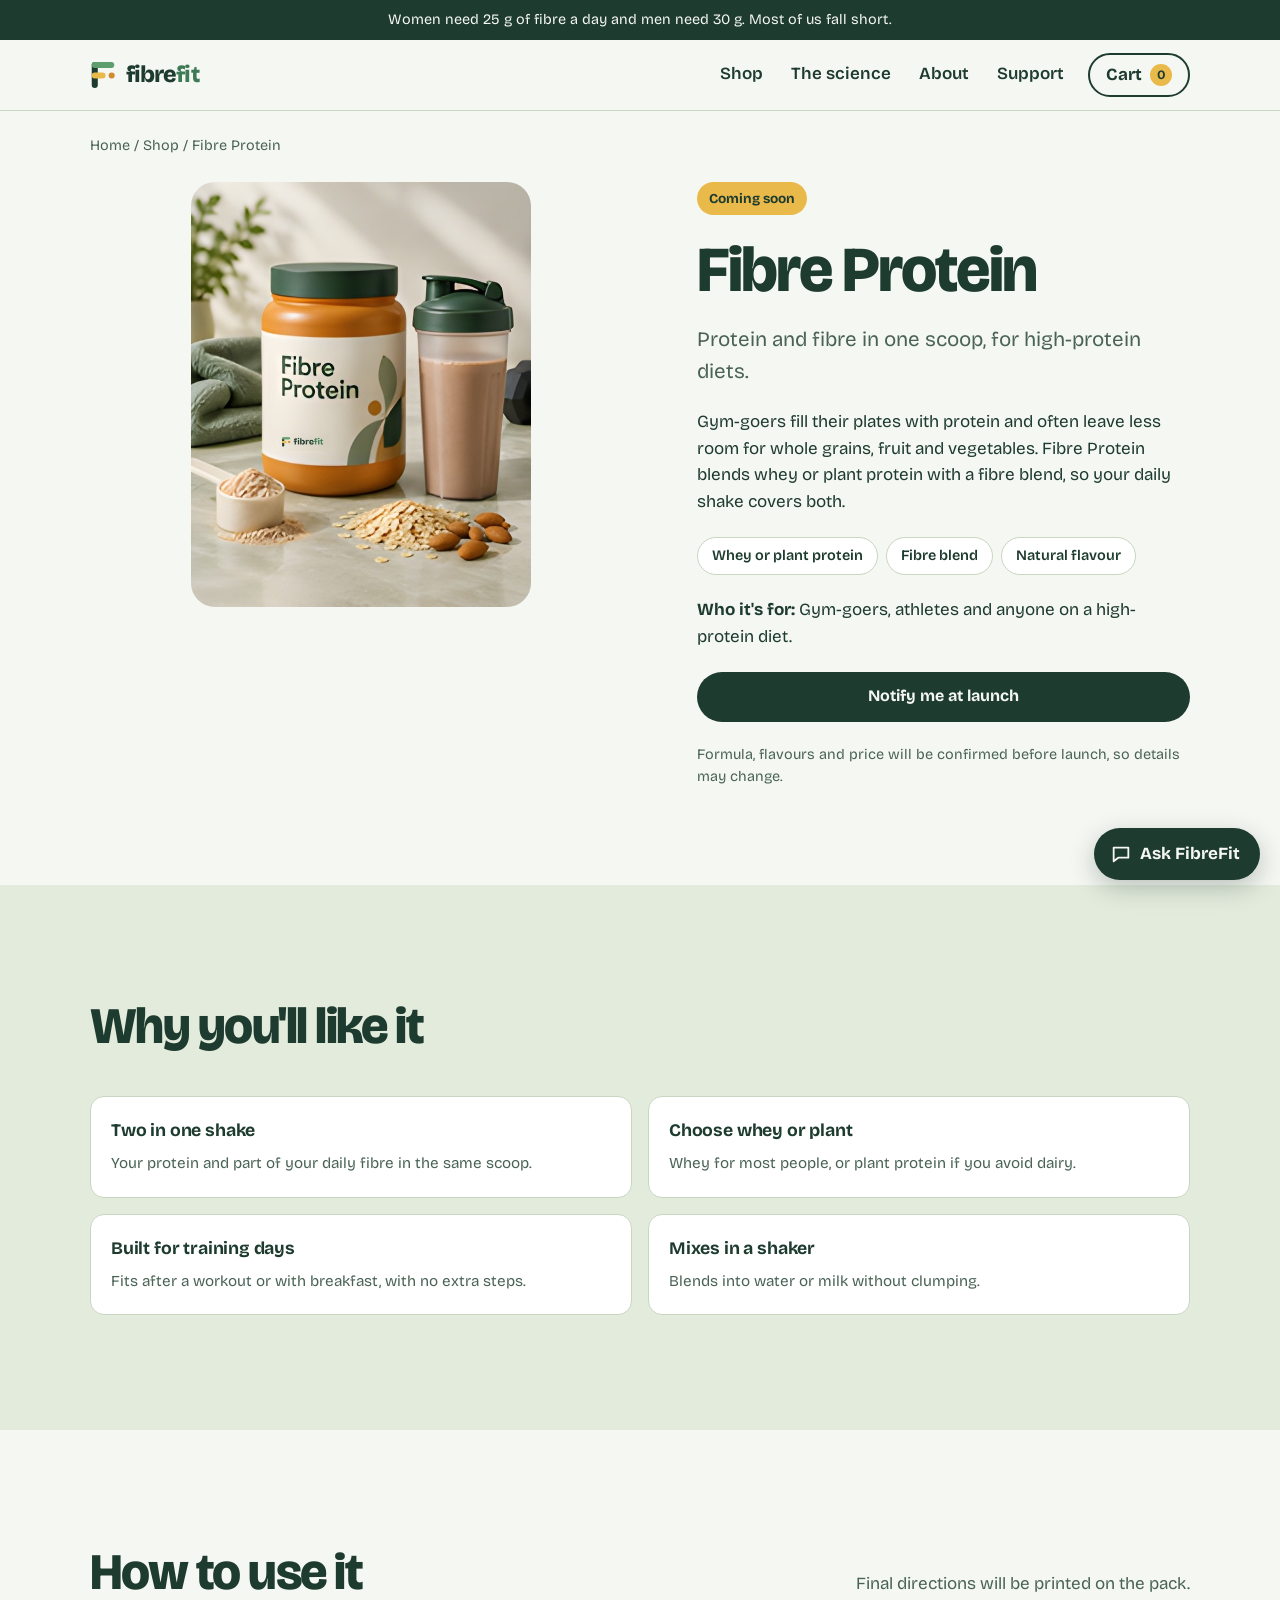
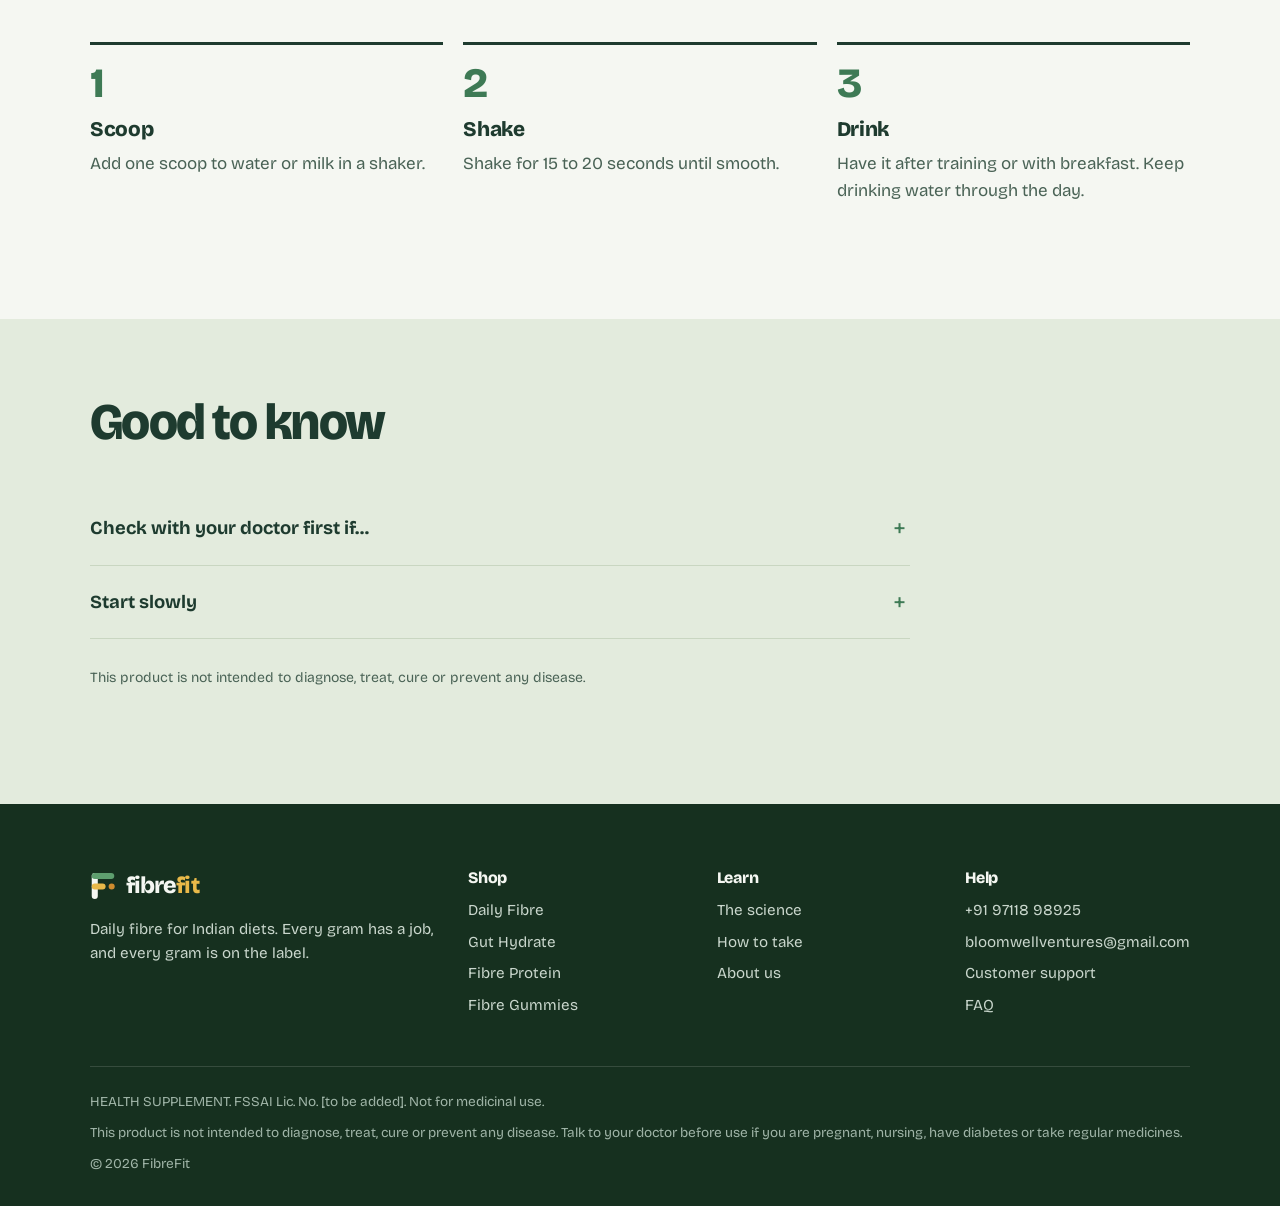
<file: fibre-protein.html>
<!doctype html>
<html lang="en-IN">
<head>
<meta charset="utf-8">
<meta name="viewport" content="width=device-width, initial-scale=1">
<title>Fibre Protein | FibreFit</title>
<meta name="description" content="Protein and fibre in one scoop, for high-protein diets.">
<meta name="theme-color" content="#1E3B2F">
<link rel="icon" href="assets/favicon.svg" type="image/svg+xml">
<link rel="preconnect" href="https://fonts.googleapis.com">
<link rel="preconnect" href="https://fonts.gstatic.com" crossorigin>
<link href="https://fonts.googleapis.com/css2?family=Bricolage+Grotesque:opsz,wght@12..96,400..800&display=swap" rel="stylesheet">
<link rel="stylesheet" href="css/styles.css">
<script src="js/main.js" defer></script>
<script src="js/knowledge.js" defer></script>
<script src="js/chat.js" defer></script>
</head>
<body>
<a class="skip-link" href="#main">Skip to content</a>
<p class="announce">Women need 25 g of fibre a day and men need 30 g. Most of us fall short.</p>
<header class="site-header">
  <div class="wrap">
    <button class="menu-btn" type="button" aria-label="Menu" aria-expanded="false" aria-controls="site-nav"><span></span><span></span><span></span></button>
    <a class="logo" href="index.html" aria-label="FibreFit home"><svg class="logo-mark" viewBox="0 0 30 34" aria-hidden="true"><rect x="2" y="2" width="7" height="30" rx="3.5" fill="currentColor"/><rect x="2" y="2" width="26" height="7" rx="3.5" class="lm-top"/><rect x="2" y="14" width="16" height="7" rx="3.5" class="lm-mid"/><circle cx="25" cy="17.5" r="3.5" class="lm-seed"/></svg><span>fibre<b>fit</b></span></a>
    <nav class="nav" id="site-nav" aria-label="Main">
      <a href="index.html#shop">Shop</a>
      <a href="science.html">The science</a>
      <a href="about.html">About</a>
      <a href="support.html">Support</a>
    </nav>
    <button class="cart-btn" type="button" aria-label="Cart, 0 items"><span class="cart-label">Cart</span><span class="cart-count">0</span></button>
  </div>
</header>

<main id="main">
  <div class="wrap">
    <nav class="crumbs" aria-label="Breadcrumb"><a href="index.html">Home</a> / <a href="index.html#shop">Shop</a> / Fibre Protein</nav>
    <div class="pdp">
      <div class="pdp-photo"><img src="assets/photos/fibre-protein.jpg" alt="FibreFit Fibre Protein"></div>
      <div class="pdp-info">
        <span class="soon-badge">Coming soon</span>
        <h1>Fibre Protein</h1>
        <p class="lede">Protein and fibre in one scoop, for high-protein diets.</p>
        <p>Gym-goers fill their plates with protein and often leave less room for whole grains, fruit and vegetables. Fibre Protein blends whey or plant protein with a fibre blend, so your daily shake covers both.</p>
        <div>
          <h2 class="visually-hidden">Key ingredients</h2>
          <ul class="key-ingredients" aria-label="Key ingredients"><li>Whey or plant protein</li><li>Fibre blend</li><li>Natural flavour</li></ul>
        </div>
        <p><strong>Who it's for:</strong> Gym-goers, athletes and anyone on a high-protein diet.</p>
        <div class="buy-row"><button class="btn btn-primary" type="button" data-notify="Fibre Protein">Notify me at launch</button></div>
        <p class="note">Formula, flavours and price will be confirmed before launch, so details may change.</p>
      </div>
    </div>
  </div>

  <section class="section on-mist" aria-labelledby="usp-title">
    <div class="wrap">
      <div class="section-head"><h2 id="usp-title">Why you'll like it</h2></div>
      <ul class="usp-list"><li><strong>Two in one shake</strong><span>Your protein and part of your daily fibre in the same scoop.</span></li><li><strong>Choose whey or plant</strong><span>Whey for most people, or plant protein if you avoid dairy.</span></li><li><strong>Built for training days</strong><span>Fits after a workout or with breakfast, with no extra steps.</span></li><li><strong>Mixes in a shaker</strong><span>Blends into water or milk without clumping.</span></li></ul>
    </div>
  </section>

  <section class="section" aria-labelledby="how-title">
    <div class="wrap">
      <div class="section-head"><h2 id="how-title">How to use it</h2><p>Final directions will be printed on the pack.</p></div>
      <ol class="steps"><li><h3>Scoop</h3><p>Add one scoop to water or milk in a shaker.</p></li><li><h3>Shake</h3><p>Shake for 15 to 20 seconds until smooth.</p></li><li><h3>Drink</h3><p>Have it after training or with breakfast. Keep drinking water through the day.</p></li></ol>
    </div>
  </section>

  <section class="section on-mist" aria-labelledby="good-title" style="padding-top:clamp(48px,6vw,80px)">
    <div class="wrap">
      <div class="section-head"><h2 id="good-title">Good to know</h2></div>
      <div class="faq">
        
        <details><summary>Check with your doctor first if…</summary><div><p>You are pregnant or nursing, have diabetes, take regular medicines, or have trouble swallowing. Fibre can slow how medicines are absorbed, so keep at least 2 hours between them.</p></div></details>
        <details><summary>Start slowly</summary><div><p>Adding a lot of fibre quickly can cause gas and bloating. Start with a smaller amount and drink plenty of water.</p></div></details>
      </div>
      <p style="margin-top:28px" class="small">This product is not intended to diagnose, treat, cure or prevent any disease.</p>
    </div>
  </section>
</main>
<footer class="site-footer">
  <div class="wrap">
    <div class="footer-grid">
      <div>
        <a class="logo" href="index.html" aria-label="FibreFit home"><svg class="logo-mark" viewBox="0 0 30 34" aria-hidden="true"><rect x="2" y="2" width="7" height="30" rx="3.5" fill="currentColor"/><rect x="2" y="2" width="26" height="7" rx="3.5" class="lm-top"/><rect x="2" y="14" width="16" height="7" rx="3.5" class="lm-mid"/><circle cx="25" cy="17.5" r="3.5" class="lm-seed"/></svg><span>fibre<b>fit</b></span></a>
        <p>Daily fibre for Indian diets. Every gram has a job, and every gram is on the label.</p>
      </div>
      <div>
        <h3>Shop</h3>
        <ul>
          <li><a href="daily-fibre.html">Daily Fibre</a></li>
          <li><a href="gut-hydrate.html">Gut Hydrate</a></li>
          <li><a href="fibre-protein.html">Fibre Protein</a></li>
          <li><a href="fibre-gummies.html">Fibre Gummies</a></li>
        </ul>
      </div>
      <div>
        <h3>Learn</h3>
        <ul>
          <li><a href="science.html">The science</a></li>
          <li><a href="index.html#how-to-take">How to take</a></li>
          <li><a href="about.html">About us</a></li>
        </ul>
      </div>
      <div>
        <h3>Help</h3>
        <ul>
          <li><a href="tel:+919711898925">+91 97118 98925</a></li>
          <li><a href="mailto:bloomwellventures@gmail.com">bloomwellventures@gmail.com</a></li>
          <li><a href="support.html">Customer support</a></li>
          <li><a href="index.html#faq">FAQ</a></li>
        </ul>
      </div>
    </div>
    <div class="legal">
      <p>HEALTH SUPPLEMENT. FSSAI Lic. No. [to be added]. Not for medicinal use.</p>
      <p>This product is not intended to diagnose, treat, cure or prevent any disease. Talk to your doctor before use if you are pregnant, nursing, have diabetes or take regular medicines.</p>
      <p>© <span data-year>2026</span> FibreFit</p>
    </div>
  </div>
</footer>

<div class="scrim" id="scrim"></div>

<aside class="drawer" id="cart" aria-label="Cart" aria-hidden="true">
  <div class="drawer-head">
    <h2>Your cart</h2>
    <button class="icon-btn" id="cart-close" type="button" aria-label="Close cart">×</button>
  </div>
  <div class="drawer-body" id="cart-body"></div>
  <div class="drawer-foot" id="cart-foot" hidden>
    <div class="subtotal"><span>Subtotal</span><span id="cart-subtotal">₹0</span></div>
    <p class="small">Shipping and taxes are worked out at checkout.</p>
    <button class="btn btn-primary btn-block" id="checkout-btn" type="button">Check out</button>
  </div>
</aside>

<div class="modal" id="modal" role="dialog" aria-modal="true" aria-labelledby="modal-title" aria-hidden="true">
  <button class="icon-btn" id="modal-close" type="button" aria-label="Close">×</button>
  <h2 id="modal-title">Orders open soon</h2>
  <p id="modal-text"></p>
  <form class="signup-form" data-signup novalidate>
    <label class="visually-hidden" for="modal-email">Email address</label>
    <input class="field" id="modal-email" type="email" name="email" placeholder="you@example.com" autocomplete="email" required>
    <button class="btn btn-primary" type="submit">Notify me</button>
    <p class="form-msg" role="status"></p>
  </form>
</div>

<div class="toast" id="toast" role="status" aria-live="polite"></div>
</body>
</html>
</file>
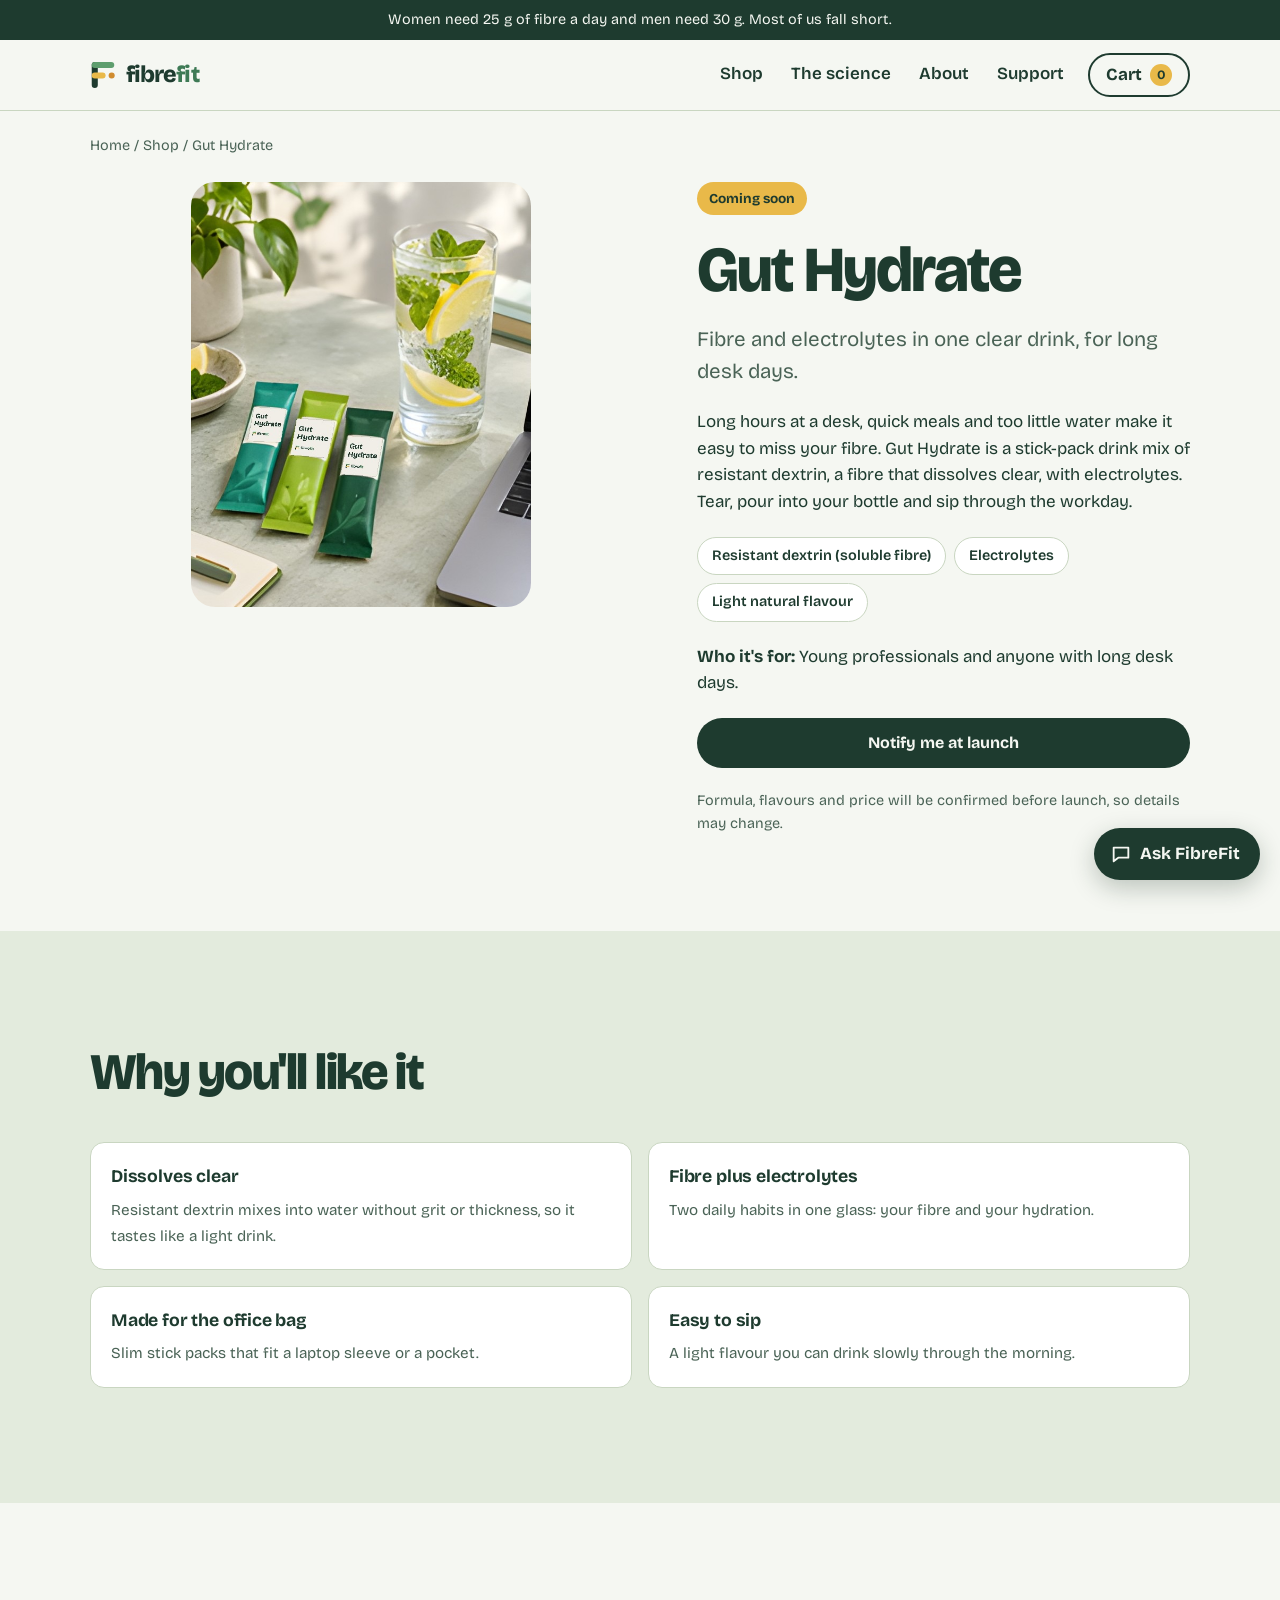
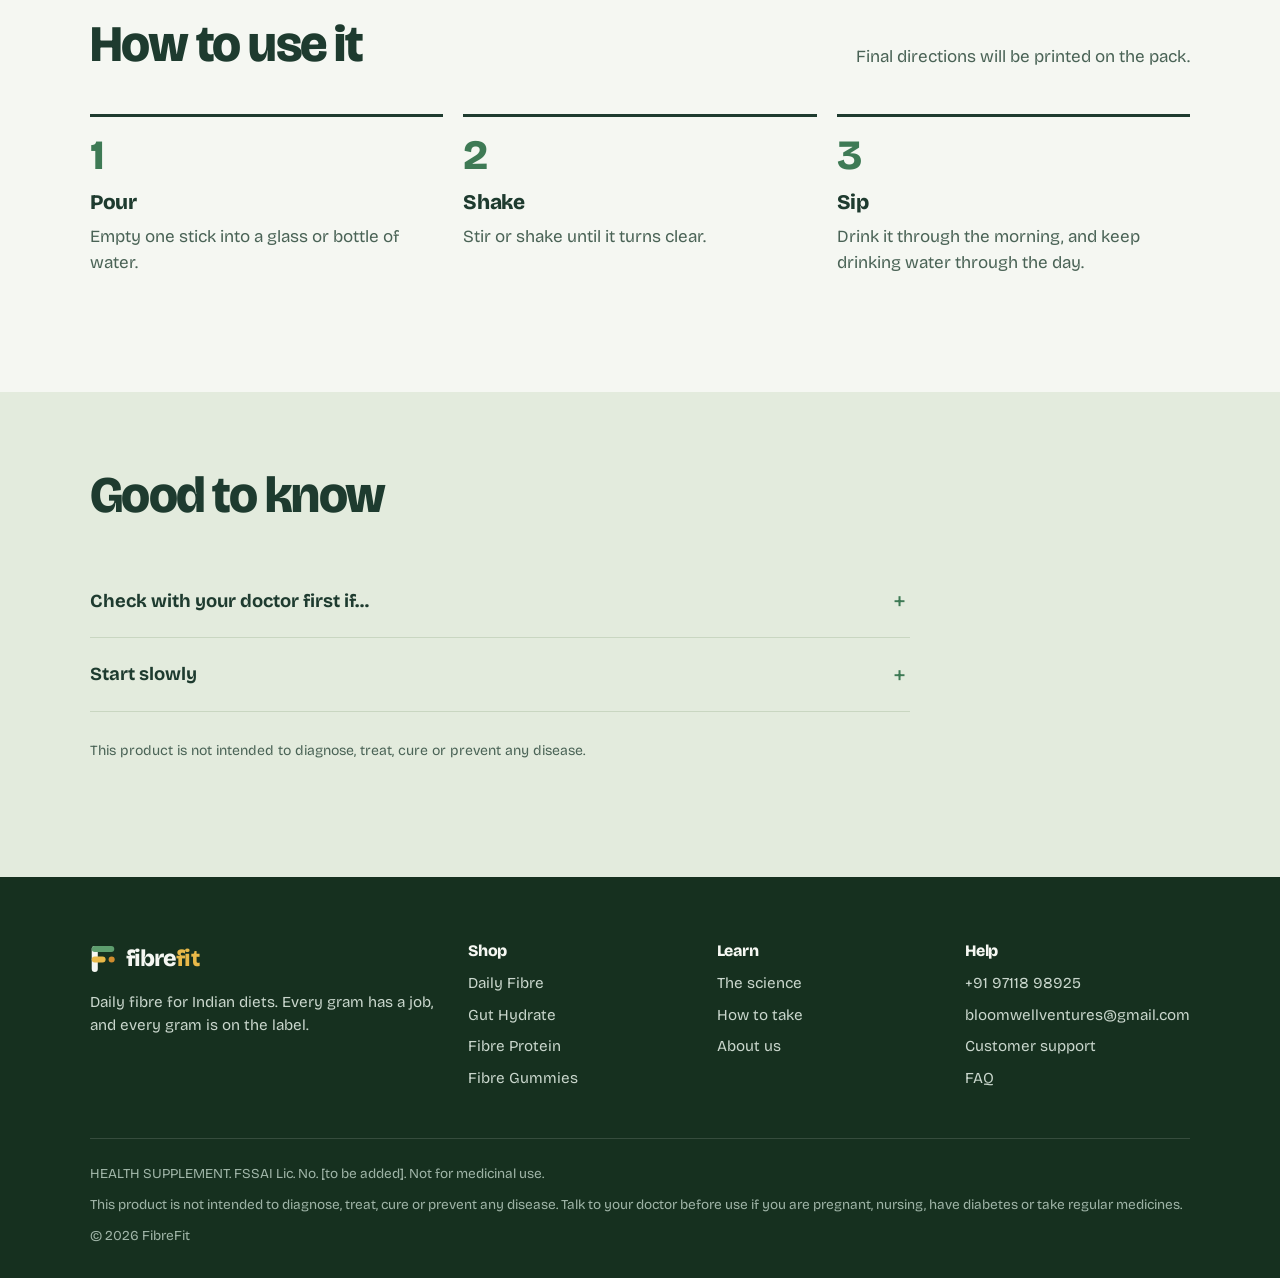
<file: gut-hydrate.html>
<!doctype html>
<html lang="en-IN">
<head>
<meta charset="utf-8">
<meta name="viewport" content="width=device-width, initial-scale=1">
<title>Gut Hydrate | FibreFit</title>
<meta name="description" content="Fibre and electrolytes in one clear drink, for long desk days.">
<meta name="theme-color" content="#1E3B2F">
<link rel="icon" href="assets/favicon.svg" type="image/svg+xml">
<link rel="preconnect" href="https://fonts.googleapis.com">
<link rel="preconnect" href="https://fonts.gstatic.com" crossorigin>
<link href="https://fonts.googleapis.com/css2?family=Bricolage+Grotesque:opsz,wght@12..96,400..800&display=swap" rel="stylesheet">
<link rel="stylesheet" href="css/styles.css">
<script src="js/main.js" defer></script>
<script src="js/knowledge.js" defer></script>
<script src="js/chat.js" defer></script>
</head>
<body>
<a class="skip-link" href="#main">Skip to content</a>
<p class="announce">Women need 25 g of fibre a day and men need 30 g. Most of us fall short.</p>
<header class="site-header">
  <div class="wrap">
    <button class="menu-btn" type="button" aria-label="Menu" aria-expanded="false" aria-controls="site-nav"><span></span><span></span><span></span></button>
    <a class="logo" href="index.html" aria-label="FibreFit home"><svg class="logo-mark" viewBox="0 0 30 34" aria-hidden="true"><rect x="2" y="2" width="7" height="30" rx="3.5" fill="currentColor"/><rect x="2" y="2" width="26" height="7" rx="3.5" class="lm-top"/><rect x="2" y="14" width="16" height="7" rx="3.5" class="lm-mid"/><circle cx="25" cy="17.5" r="3.5" class="lm-seed"/></svg><span>fibre<b>fit</b></span></a>
    <nav class="nav" id="site-nav" aria-label="Main">
      <a href="index.html#shop">Shop</a>
      <a href="science.html">The science</a>
      <a href="about.html">About</a>
      <a href="support.html">Support</a>
    </nav>
    <button class="cart-btn" type="button" aria-label="Cart, 0 items"><span class="cart-label">Cart</span><span class="cart-count">0</span></button>
  </div>
</header>

<main id="main">
  <div class="wrap">
    <nav class="crumbs" aria-label="Breadcrumb"><a href="index.html">Home</a> / <a href="index.html#shop">Shop</a> / Gut Hydrate</nav>
    <div class="pdp">
      <div class="pdp-photo"><img src="assets/photos/gut-hydrate.jpg" alt="FibreFit Gut Hydrate"></div>
      <div class="pdp-info">
        <span class="soon-badge">Coming soon</span>
        <h1>Gut Hydrate</h1>
        <p class="lede">Fibre and electrolytes in one clear drink, for long desk days.</p>
        <p>Long hours at a desk, quick meals and too little water make it easy to miss your fibre. Gut Hydrate is a stick-pack drink mix of resistant dextrin, a fibre that dissolves clear, with electrolytes. Tear, pour into your bottle and sip through the workday.</p>
        <div>
          <h2 class="visually-hidden">Key ingredients</h2>
          <ul class="key-ingredients" aria-label="Key ingredients"><li>Resistant dextrin (soluble fibre)</li><li>Electrolytes</li><li>Light natural flavour</li></ul>
        </div>
        <p><strong>Who it's for:</strong> Young professionals and anyone with long desk days.</p>
        <div class="buy-row"><button class="btn btn-primary" type="button" data-notify="Gut Hydrate">Notify me at launch</button></div>
        <p class="note">Formula, flavours and price will be confirmed before launch, so details may change.</p>
      </div>
    </div>
  </div>

  <section class="section on-mist" aria-labelledby="usp-title">
    <div class="wrap">
      <div class="section-head"><h2 id="usp-title">Why you'll like it</h2></div>
      <ul class="usp-list"><li><strong>Dissolves clear</strong><span>Resistant dextrin mixes into water without grit or thickness, so it tastes like a light drink.</span></li><li><strong>Fibre plus electrolytes</strong><span>Two daily habits in one glass: your fibre and your hydration.</span></li><li><strong>Made for the office bag</strong><span>Slim stick packs that fit a laptop sleeve or a pocket.</span></li><li><strong>Easy to sip</strong><span>A light flavour you can drink slowly through the morning.</span></li></ul>
    </div>
  </section>

  <section class="section" aria-labelledby="how-title">
    <div class="wrap">
      <div class="section-head"><h2 id="how-title">How to use it</h2><p>Final directions will be printed on the pack.</p></div>
      <ol class="steps"><li><h3>Pour</h3><p>Empty one stick into a glass or bottle of water.</p></li><li><h3>Shake</h3><p>Stir or shake until it turns clear.</p></li><li><h3>Sip</h3><p>Drink it through the morning, and keep drinking water through the day.</p></li></ol>
    </div>
  </section>

  <section class="section on-mist" aria-labelledby="good-title" style="padding-top:clamp(48px,6vw,80px)">
    <div class="wrap">
      <div class="section-head"><h2 id="good-title">Good to know</h2></div>
      <div class="faq">
        
        <details><summary>Check with your doctor first if…</summary><div><p>You are pregnant or nursing, have diabetes, take regular medicines, or have trouble swallowing. Fibre can slow how medicines are absorbed, so keep at least 2 hours between them.</p></div></details>
        <details><summary>Start slowly</summary><div><p>Adding a lot of fibre quickly can cause gas and bloating. Start with a smaller amount and drink plenty of water.</p></div></details>
      </div>
      <p style="margin-top:28px" class="small">This product is not intended to diagnose, treat, cure or prevent any disease.</p>
    </div>
  </section>
</main>
<footer class="site-footer">
  <div class="wrap">
    <div class="footer-grid">
      <div>
        <a class="logo" href="index.html" aria-label="FibreFit home"><svg class="logo-mark" viewBox="0 0 30 34" aria-hidden="true"><rect x="2" y="2" width="7" height="30" rx="3.5" fill="currentColor"/><rect x="2" y="2" width="26" height="7" rx="3.5" class="lm-top"/><rect x="2" y="14" width="16" height="7" rx="3.5" class="lm-mid"/><circle cx="25" cy="17.5" r="3.5" class="lm-seed"/></svg><span>fibre<b>fit</b></span></a>
        <p>Daily fibre for Indian diets. Every gram has a job, and every gram is on the label.</p>
      </div>
      <div>
        <h3>Shop</h3>
        <ul>
          <li><a href="daily-fibre.html">Daily Fibre</a></li>
          <li><a href="gut-hydrate.html">Gut Hydrate</a></li>
          <li><a href="fibre-protein.html">Fibre Protein</a></li>
          <li><a href="fibre-gummies.html">Fibre Gummies</a></li>
        </ul>
      </div>
      <div>
        <h3>Learn</h3>
        <ul>
          <li><a href="science.html">The science</a></li>
          <li><a href="index.html#how-to-take">How to take</a></li>
          <li><a href="about.html">About us</a></li>
        </ul>
      </div>
      <div>
        <h3>Help</h3>
        <ul>
          <li><a href="tel:+919711898925">+91 97118 98925</a></li>
          <li><a href="mailto:bloomwellventures@gmail.com">bloomwellventures@gmail.com</a></li>
          <li><a href="support.html">Customer support</a></li>
          <li><a href="index.html#faq">FAQ</a></li>
        </ul>
      </div>
    </div>
    <div class="legal">
      <p>HEALTH SUPPLEMENT. FSSAI Lic. No. [to be added]. Not for medicinal use.</p>
      <p>This product is not intended to diagnose, treat, cure or prevent any disease. Talk to your doctor before use if you are pregnant, nursing, have diabetes or take regular medicines.</p>
      <p>© <span data-year>2026</span> FibreFit</p>
    </div>
  </div>
</footer>

<div class="scrim" id="scrim"></div>

<aside class="drawer" id="cart" aria-label="Cart" aria-hidden="true">
  <div class="drawer-head">
    <h2>Your cart</h2>
    <button class="icon-btn" id="cart-close" type="button" aria-label="Close cart">×</button>
  </div>
  <div class="drawer-body" id="cart-body"></div>
  <div class="drawer-foot" id="cart-foot" hidden>
    <div class="subtotal"><span>Subtotal</span><span id="cart-subtotal">₹0</span></div>
    <p class="small">Shipping and taxes are worked out at checkout.</p>
    <button class="btn btn-primary btn-block" id="checkout-btn" type="button">Check out</button>
  </div>
</aside>

<div class="modal" id="modal" role="dialog" aria-modal="true" aria-labelledby="modal-title" aria-hidden="true">
  <button class="icon-btn" id="modal-close" type="button" aria-label="Close">×</button>
  <h2 id="modal-title">Orders open soon</h2>
  <p id="modal-text"></p>
  <form class="signup-form" data-signup novalidate>
    <label class="visually-hidden" for="modal-email">Email address</label>
    <input class="field" id="modal-email" type="email" name="email" placeholder="you@example.com" autocomplete="email" required>
    <button class="btn btn-primary" type="submit">Notify me</button>
    <p class="form-msg" role="status"></p>
  </form>
</div>

<div class="toast" id="toast" role="status" aria-live="polite"></div>
</body>
</html>
</file>
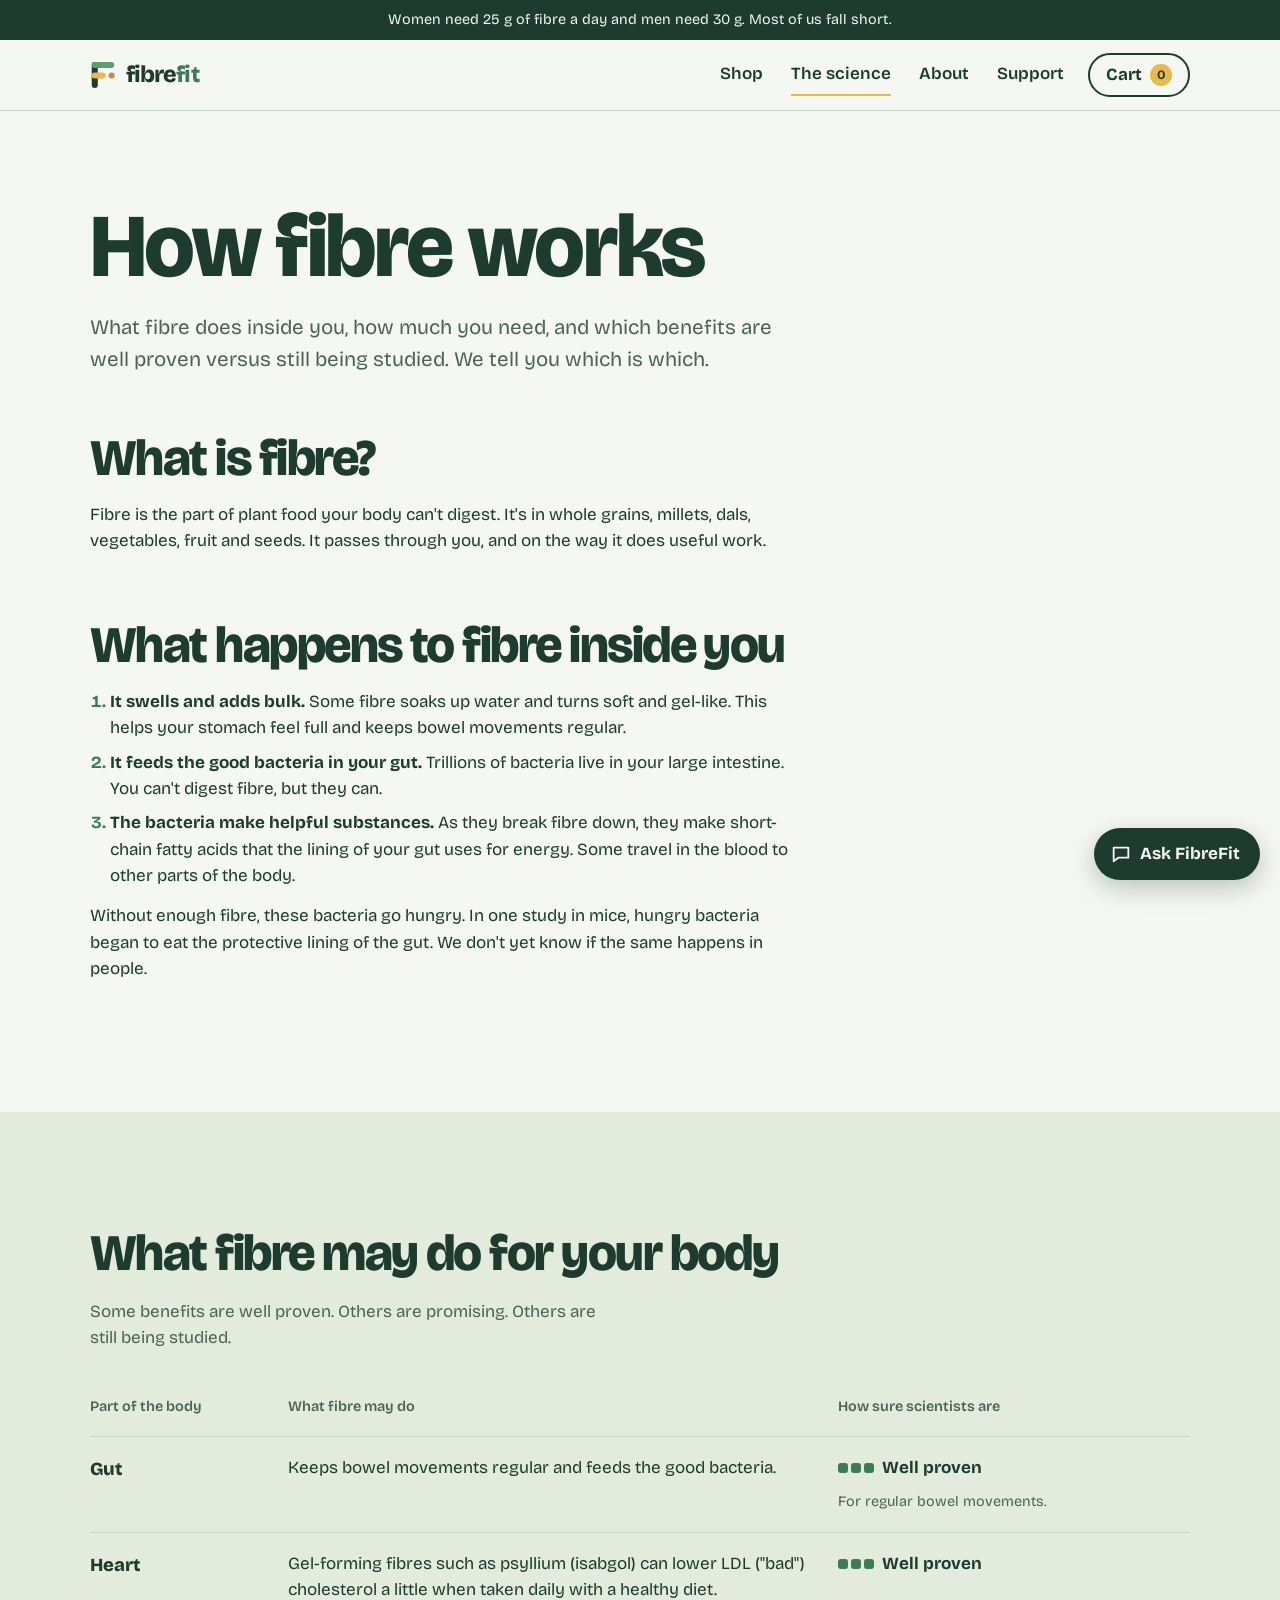
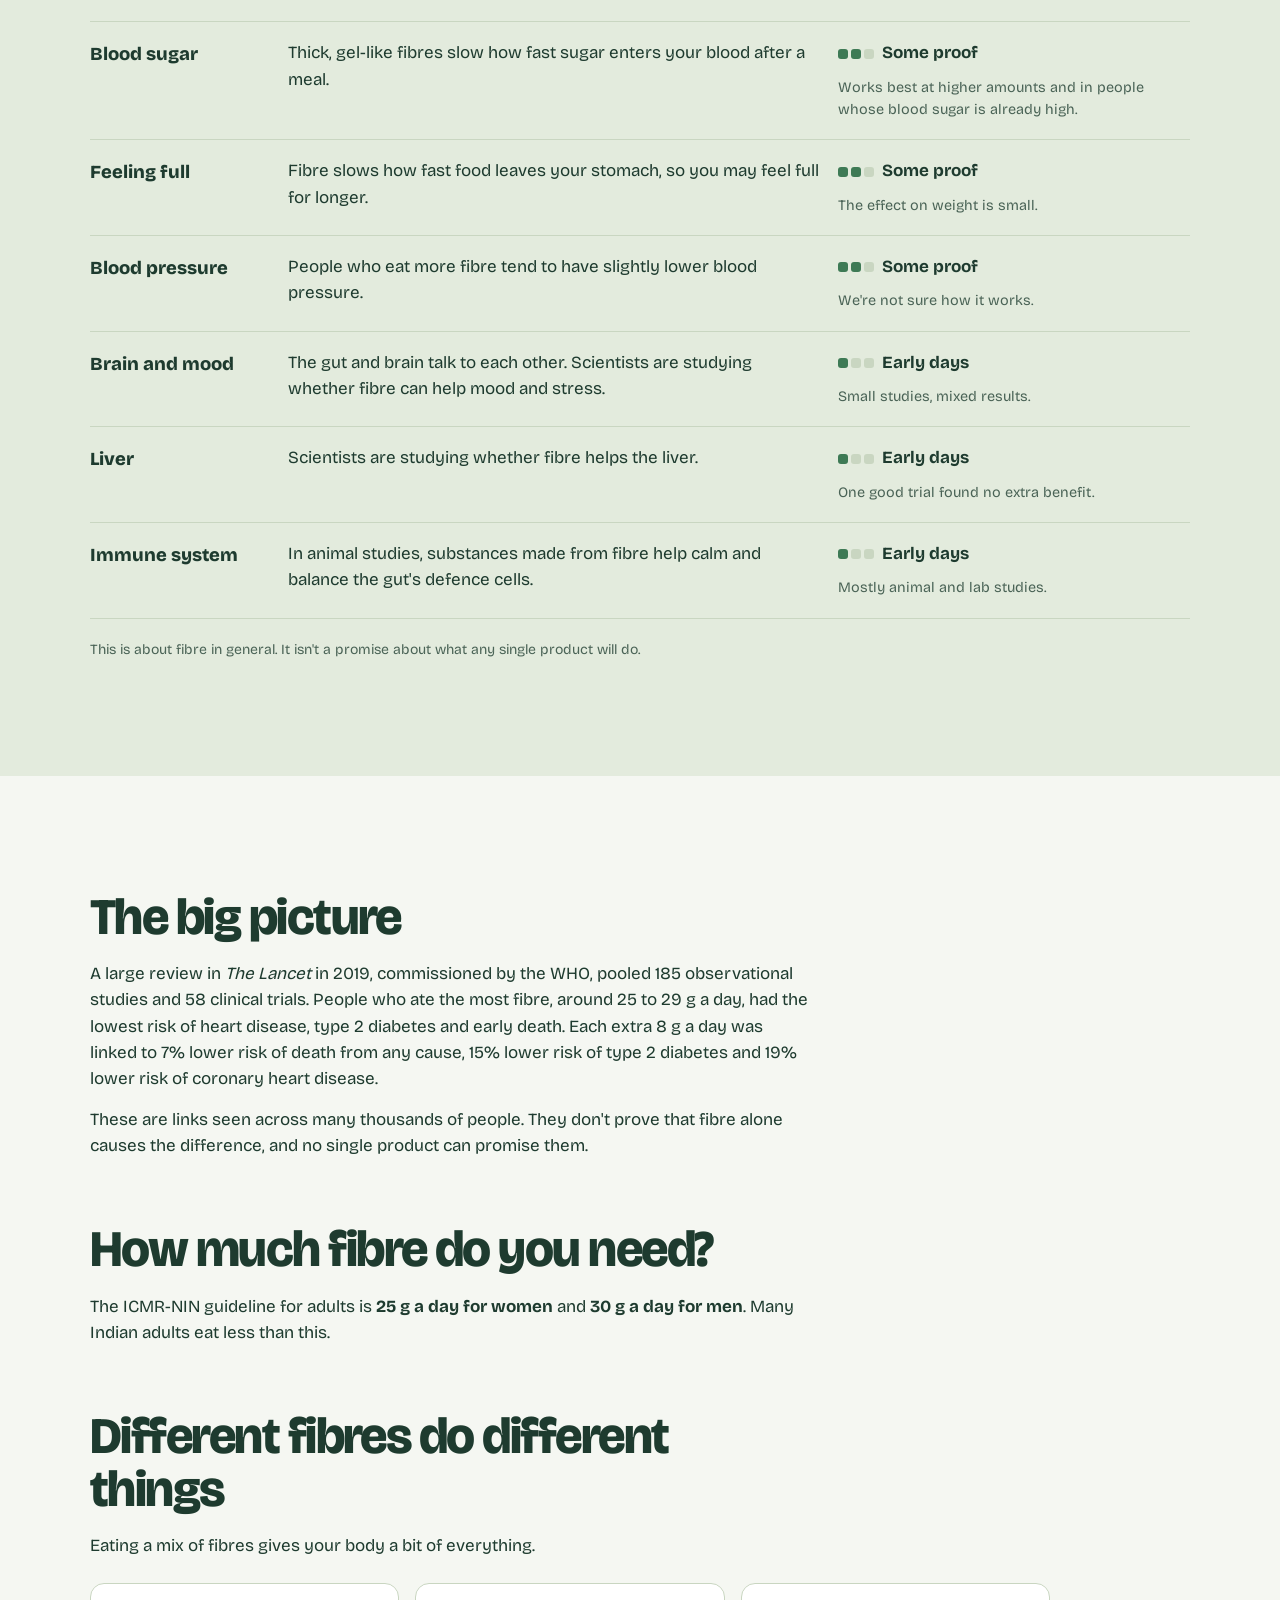
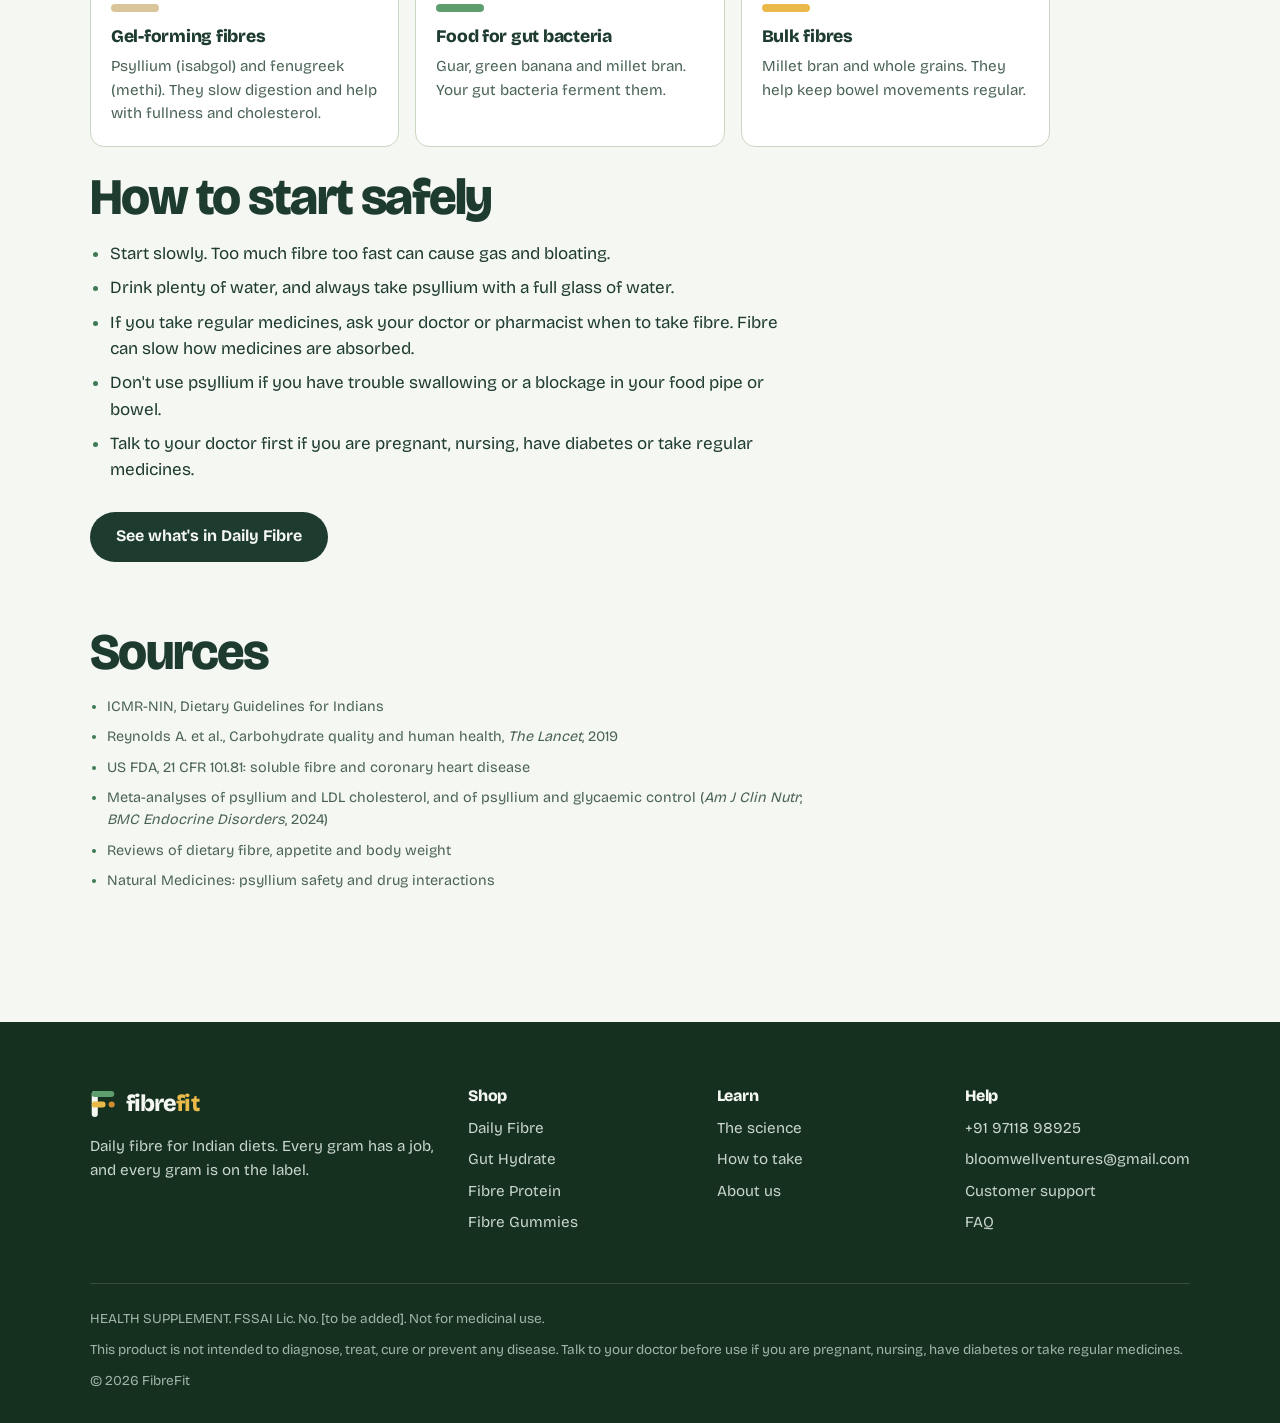
<file: science.html>
<!doctype html>
<html lang="en-IN">
<head>
<meta charset="utf-8">
<meta name="viewport" content="width=device-width, initial-scale=1">
<title>How fibre works | FibreFit</title>
<meta name="description" content="What fibre does in your body, how much you need, and how sure the science is.">
<meta name="theme-color" content="#1E3B2F">
<link rel="icon" href="assets/favicon.svg" type="image/svg+xml">
<link rel="preconnect" href="https://fonts.googleapis.com">
<link rel="preconnect" href="https://fonts.gstatic.com" crossorigin>
<link href="https://fonts.googleapis.com/css2?family=Bricolage+Grotesque:opsz,wght@12..96,400..800&display=swap" rel="stylesheet">
<link rel="stylesheet" href="css/styles.css">
<script src="js/main.js" defer></script>
<script src="js/knowledge.js" defer></script>
<script src="js/chat.js" defer></script>
</head>
<body>
<a class="skip-link" href="#main">Skip to content</a>
<p class="announce">Women need 25 g of fibre a day and men need 30 g. Most of us fall short.</p>
<header class="site-header">
  <div class="wrap">
    <button class="menu-btn" type="button" aria-label="Menu" aria-expanded="false" aria-controls="site-nav"><span></span><span></span><span></span></button>
    <a class="logo" href="index.html" aria-label="FibreFit home"><svg class="logo-mark" viewBox="0 0 30 34" aria-hidden="true"><rect x="2" y="2" width="7" height="30" rx="3.5" fill="currentColor"/><rect x="2" y="2" width="26" height="7" rx="3.5" class="lm-top"/><rect x="2" y="14" width="16" height="7" rx="3.5" class="lm-mid"/><circle cx="25" cy="17.5" r="3.5" class="lm-seed"/></svg><span>fibre<b>fit</b></span></a>
    <nav class="nav" id="site-nav" aria-label="Main">
      <a href="index.html#shop">Shop</a>
      <a href="science.html" aria-current="page">The science</a>
      <a href="about.html">About</a>
      <a href="support.html">Support</a>
    </nav>
    <button class="cart-btn" type="button" aria-label="Cart, 0 items"><span class="cart-label">Cart</span><span class="cart-count">0</span></button>
  </div>
</header>

<main id="main">
  <section class="science-hero">
    <div class="wrap">
      <h1>How fibre works</h1>
      <p class="lede">What fibre does inside you, how much you need, and which benefits are well proven versus still being studied. We tell you which is which.</p>
    </div>
  </section>

  <section class="section" style="padding-top:0">
    <div class="wrap prose">
      <h2>What is fibre?</h2>
      <p>Fibre is the part of plant food your body can't digest. It's in whole grains, millets, dals, vegetables, fruit and seeds. It passes through you, and on the way it does useful work.</p>

      <h2>What happens to fibre inside you</h2>
      <ol>
        <li><strong>It swells and adds bulk.</strong> Some fibre soaks up water and turns soft and gel-like. This helps your stomach feel full and keeps bowel movements regular.</li>
        <li><strong>It feeds the good bacteria in your gut.</strong> Trillions of bacteria live in your large intestine. You can't digest fibre, but they can.</li>
        <li><strong>The bacteria make helpful substances.</strong> As they break fibre down, they make short-chain fatty acids that the lining of your gut uses for energy. Some travel in the blood to other parts of the body.</li>
      </ol>
      <p>Without enough fibre, these bacteria go hungry. In one study in mice, hungry bacteria began to eat the protective lining of the gut. We don't yet know if the same happens in people.</p>
    </div>
  </section>

  <section class="section on-mist">
    <div class="wrap">
      <div class="section-head">
        <h2>What fibre may do for your body</h2>
        <p>Some benefits are well proven. Others are promising. Others are still being studied.</p>
      </div>
      <table class="evidence light">
        <thead><tr><th scope="col">Part of the body</th><th scope="col">What fibre may do</th><th scope="col">How sure scientists are</th></tr></thead>
        <tbody>
          <tr><td>Gut</td><td>Keeps bowel movements regular and feeds the good bacteria.</td><td><span class="sure" data-level="3"><i><b></b><b></b><b></b></i>Well proven<span class="sure-note">For regular bowel movements.</span></span></td></tr>
          <tr><td>Heart</td><td>Gel-forming fibres such as psyllium (isabgol) can lower LDL ("bad") cholesterol a little when taken daily with a healthy diet.</td><td><span class="sure" data-level="3"><i><b></b><b></b><b></b></i>Well proven</span></td></tr>
          <tr><td>Blood sugar</td><td>Thick, gel-like fibres slow how fast sugar enters your blood after a meal.</td><td><span class="sure" data-level="2"><i><b></b><b></b><b></b></i>Some proof<span class="sure-note">Works best at higher amounts and in people whose blood sugar is already high.</span></span></td></tr>
          <tr><td>Feeling full</td><td>Fibre slows how fast food leaves your stomach, so you may feel full for longer.</td><td><span class="sure" data-level="2"><i><b></b><b></b><b></b></i>Some proof<span class="sure-note">The effect on weight is small.</span></span></td></tr>
          <tr><td>Blood pressure</td><td>People who eat more fibre tend to have slightly lower blood pressure.</td><td><span class="sure" data-level="2"><i><b></b><b></b><b></b></i>Some proof<span class="sure-note">We're not sure how it works.</span></span></td></tr>
          <tr><td>Brain and mood</td><td>The gut and brain talk to each other. Scientists are studying whether fibre can help mood and stress.</td><td><span class="sure" data-level="1"><i><b></b><b></b><b></b></i>Early days<span class="sure-note">Small studies, mixed results.</span></span></td></tr>
          <tr><td>Liver</td><td>Scientists are studying whether fibre helps the liver.</td><td><span class="sure" data-level="1"><i><b></b><b></b><b></b></i>Early days<span class="sure-note">One good trial found no extra benefit.</span></span></td></tr>
          <tr><td>Immune system</td><td>In animal studies, substances made from fibre help calm and balance the gut's defence cells.</td><td><span class="sure" data-level="1"><i><b></b><b></b><b></b></i>Early days<span class="sure-note">Mostly animal and lab studies.</span></span></td></tr>
        </tbody>
      </table>
      <p class="small" style="margin-top:20px">This is about fibre in general. It isn't a promise about what any single product will do.</p>
    </div>
  </section>

  <section class="section">
    <div class="wrap prose">
      <h2>The big picture</h2>
      <p>A large review in <i>The Lancet</i> in 2019, commissioned by the WHO, pooled 185 observational studies and 58 clinical trials. People who ate the most fibre, around 25 to 29&nbsp;g a day, had the lowest risk of heart disease, type 2 diabetes and early death. Each extra 8&nbsp;g a day was linked to 7% lower risk of death from any cause, 15% lower risk of type 2 diabetes and 19% lower risk of coronary heart disease.</p>
      <p>These are links seen across many thousands of people. They don't prove that fibre alone causes the difference, and no single product can promise them.</p>

      <h2>How much fibre do you need?</h2>
      <p>The ICMR-NIN guideline for adults is <strong>25&nbsp;g a day for women</strong> and <strong>30&nbsp;g a day for men</strong>. Many Indian adults eat less than this.</p>

      <h2>Different fibres do different things</h2>
      <p>Eating a mix of fibres gives your body a bit of everything.</p>
    </div>
    <div class="wrap">
      <div class="fibre-types" style="max-width:960px">
        <div class="fibre-type"><div class="bar" style="background:var(--psyllium)"></div><h3>Gel-forming fibres</h3><p>Psyllium (isabgol) and fenugreek (methi). They slow digestion and help with fullness and cholesterol.</p></div>
        <div class="fibre-type"><div class="bar" style="background:var(--phgg)"></div><h3>Food for gut bacteria</h3><p>Guar, green banana and millet bran. Your gut bacteria ferment them.</p></div>
        <div class="fibre-type"><div class="bar" style="background:var(--millet-bran)"></div><h3>Bulk fibres</h3><p>Millet bran and whole grains. They help keep bowel movements regular.</p></div>
      </div>
    </div>
    <div class="wrap prose">
      <h2>How to start safely</h2>
      <ul>
        <li>Start slowly. Too much fibre too fast can cause gas and bloating.</li>
        <li>Drink plenty of water, and always take psyllium with a full glass of water.</li>
        <li>If you take regular medicines, ask your doctor or pharmacist when to take fibre. Fibre can slow how medicines are absorbed.</li>
        <li>Don't use psyllium if you have trouble swallowing or a blockage in your food pipe or bowel.</li>
        <li>Talk to your doctor first if you are pregnant, nursing, have diabetes or take regular medicines.</li>
      </ul>
      <p style="margin-top:28px"><a class="btn btn-primary" href="daily-fibre.html">See what's in Daily Fibre</a></p>

      <h2>Sources</h2>
      <ul class="refs">
        <li>ICMR-NIN, Dietary Guidelines for Indians</li>
        <li>Reynolds A. et al., Carbohydrate quality and human health, <i>The Lancet</i>, 2019</li>
        <li>US FDA, 21 CFR 101.81: soluble fibre and coronary heart disease</li>
        <li>Meta-analyses of psyllium and LDL cholesterol, and of psyllium and glycaemic control (<i>Am J Clin Nutr</i>; <i>BMC Endocrine Disorders</i>, 2024)</li>
        <li>Reviews of dietary fibre, appetite and body weight</li>
        <li>Natural Medicines: psyllium safety and drug interactions</li>
      </ul>
    </div>
  </section>
</main>

<footer class="site-footer">
  <div class="wrap">
    <div class="footer-grid">
      <div>
        <a class="logo" href="index.html" aria-label="FibreFit home"><svg class="logo-mark" viewBox="0 0 30 34" aria-hidden="true"><rect x="2" y="2" width="7" height="30" rx="3.5" fill="currentColor"/><rect x="2" y="2" width="26" height="7" rx="3.5" class="lm-top"/><rect x="2" y="14" width="16" height="7" rx="3.5" class="lm-mid"/><circle cx="25" cy="17.5" r="3.5" class="lm-seed"/></svg><span>fibre<b>fit</b></span></a>
        <p>Daily fibre for Indian diets. Every gram has a job, and every gram is on the label.</p>
      </div>
      <div>
        <h3>Shop</h3>
        <ul>
          <li><a href="daily-fibre.html">Daily Fibre</a></li>
          <li><a href="gut-hydrate.html">Gut Hydrate</a></li>
          <li><a href="fibre-protein.html">Fibre Protein</a></li>
          <li><a href="fibre-gummies.html">Fibre Gummies</a></li>
        </ul>
      </div>
      <div>
        <h3>Learn</h3>
        <ul>
          <li><a href="science.html">The science</a></li>
          <li><a href="index.html#how-to-take">How to take</a></li>
          <li><a href="about.html">About us</a></li>
        </ul>
      </div>
      <div>
        <h3>Help</h3>
        <ul>
          <li><a href="tel:+919711898925">+91 97118 98925</a></li>
          <li><a href="mailto:bloomwellventures@gmail.com">bloomwellventures@gmail.com</a></li>
          <li><a href="support.html">Customer support</a></li>
          <li><a href="index.html#faq">FAQ</a></li>
        </ul>
      </div>
    </div>
    <div class="legal">
      <p>HEALTH SUPPLEMENT. FSSAI Lic. No. [to be added]. Not for medicinal use.</p>
      <p>This product is not intended to diagnose, treat, cure or prevent any disease. Talk to your doctor before use if you are pregnant, nursing, have diabetes or take regular medicines.</p>
      <p>© <span data-year>2026</span> FibreFit</p>
    </div>
  </div>
</footer>

<div class="scrim" id="scrim"></div>

<aside class="drawer" id="cart" aria-label="Cart" aria-hidden="true">
  <div class="drawer-head">
    <h2>Your cart</h2>
    <button class="icon-btn" id="cart-close" type="button" aria-label="Close cart">×</button>
  </div>
  <div class="drawer-body" id="cart-body"></div>
  <div class="drawer-foot" id="cart-foot" hidden>
    <div class="subtotal"><span>Subtotal</span><span id="cart-subtotal">₹0</span></div>
    <p class="small">Shipping and taxes are worked out at checkout.</p>
    <button class="btn btn-primary btn-block" id="checkout-btn" type="button">Check out</button>
  </div>
</aside>

<div class="modal" id="modal" role="dialog" aria-modal="true" aria-labelledby="modal-title" aria-hidden="true">
  <button class="icon-btn" id="modal-close" type="button" aria-label="Close">×</button>
  <h2 id="modal-title">Orders open soon</h2>
  <p id="modal-text"></p>
  <form class="signup-form" data-signup novalidate>
    <label class="visually-hidden" for="modal-email">Email address</label>
    <input class="field" id="modal-email" type="email" name="email" placeholder="you@example.com" autocomplete="email" required>
    <button class="btn btn-primary" type="submit">Notify me</button>
    <p class="form-msg" role="status"></p>
  </form>
</div>

<div class="toast" id="toast" role="status" aria-live="polite"></div>
</body>
</html>
</file>
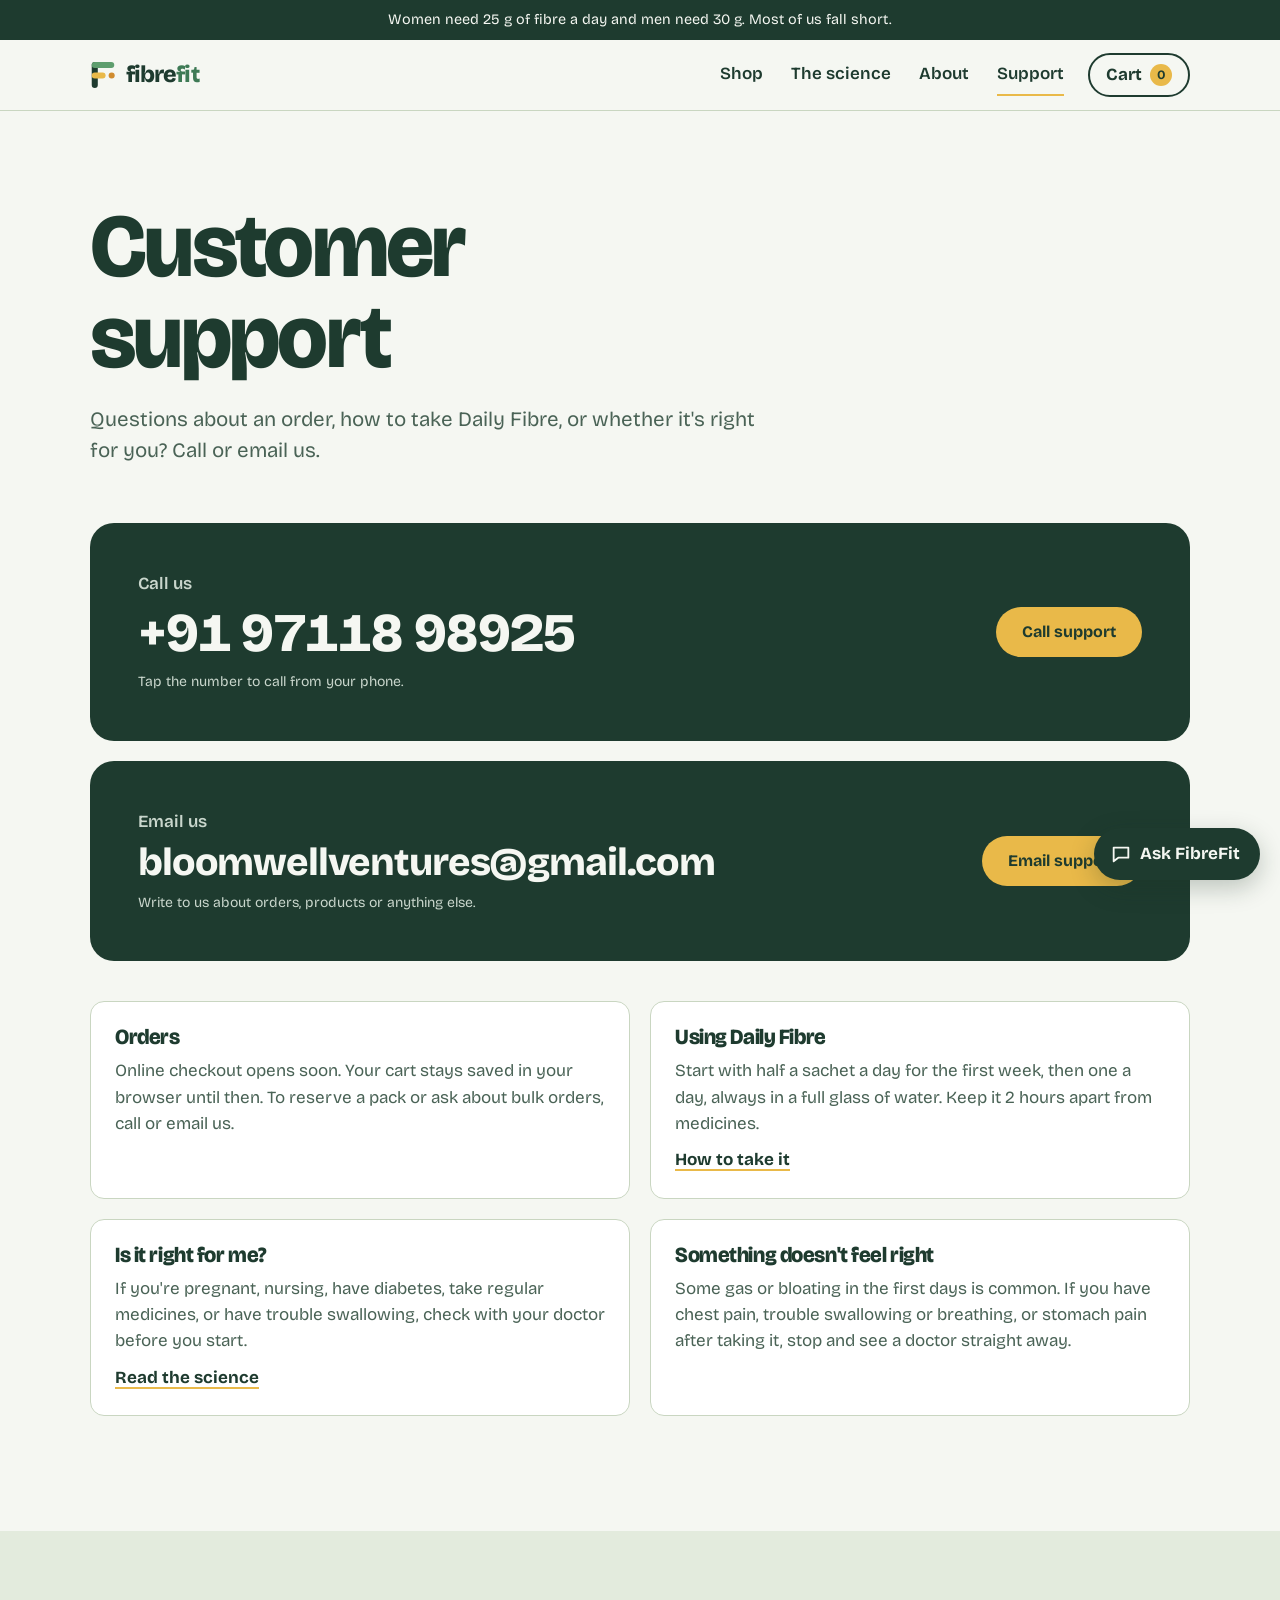
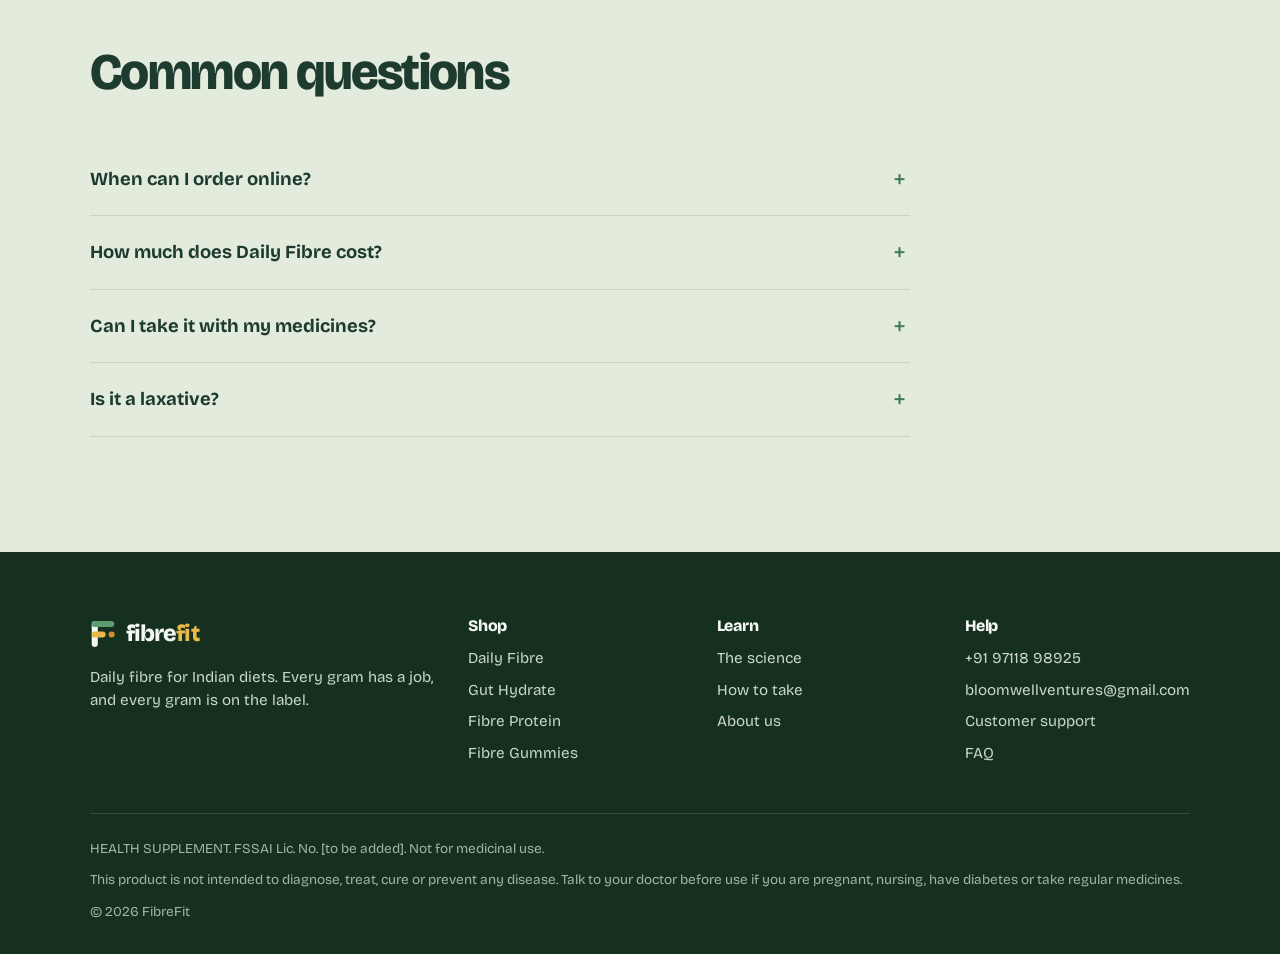
<file: support.html>
<!doctype html>
<html lang="en-IN">
<head>
<meta charset="utf-8">
<meta name="viewport" content="width=device-width, initial-scale=1">
<title>Customer support | FibreFit</title>
<meta name="description" content="Call FibreFit customer support on +91 97118 98925 for help with orders and using Daily Fibre.">
<meta name="theme-color" content="#1E3B2F">
<link rel="icon" href="assets/favicon.svg" type="image/svg+xml">
<link rel="preconnect" href="https://fonts.googleapis.com">
<link rel="preconnect" href="https://fonts.gstatic.com" crossorigin>
<link href="https://fonts.googleapis.com/css2?family=Bricolage+Grotesque:opsz,wght@12..96,400..800&display=swap" rel="stylesheet">
<link rel="stylesheet" href="css/styles.css">
<script src="js/main.js" defer></script>
<script src="js/knowledge.js" defer></script>
<script src="js/chat.js" defer></script>
</head>
<body>
<a class="skip-link" href="#main">Skip to content</a>
<p class="announce">Women need 25 g of fibre a day and men need 30 g. Most of us fall short.</p>
<header class="site-header">
  <div class="wrap">
    <button class="menu-btn" type="button" aria-label="Menu" aria-expanded="false" aria-controls="site-nav"><span></span><span></span><span></span></button>
    <a class="logo" href="index.html" aria-label="FibreFit home"><svg class="logo-mark" viewBox="0 0 30 34" aria-hidden="true"><rect x="2" y="2" width="7" height="30" rx="3.5" fill="currentColor"/><rect x="2" y="2" width="26" height="7" rx="3.5" class="lm-top"/><rect x="2" y="14" width="16" height="7" rx="3.5" class="lm-mid"/><circle cx="25" cy="17.5" r="3.5" class="lm-seed"/></svg><span>fibre<b>fit</b></span></a>
    <nav class="nav" id="site-nav" aria-label="Main">
      <a href="index.html#shop">Shop</a>
      <a href="science.html">The science</a>
      <a href="about.html">About</a>
      <a href="support.html" aria-current="page">Support</a>
    </nav>
    <button class="cart-btn" type="button" aria-label="Cart, 0 items"><span class="cart-label">Cart</span><span class="cart-count">0</span></button>
  </div>
</header>

<main id="main">
  <section class="science-hero">
    <div class="wrap">
      <h1>Customer support</h1>
      <p class="lede">Questions about an order, how to take Daily Fibre, or whether it's right for you? Call or email us.</p>
    </div>
  </section>

  <section class="section" style="padding-top:0">
    <div class="wrap">
      <div class="call-card">
        <div>
          <p class="call-label">Call us</p>
          <a class="call-number" href="tel:+919711898925">+91 97118 98925</a>
          <p class="small" style="color:#C9D6CC">Tap the number to call from your phone.</p>
        </div>
        <a class="btn btn-millet" href="tel:+919711898925">Call support</a>
      </div>
      <div class="call-card email-card">
        <div>
          <p class="call-label">Email us</p>
          <a class="call-number email-address" href="mailto:bloomwellventures@gmail.com">bloomwellventures@gmail.com</a>
          <p class="small" style="color:#C9D6CC">Write to us about orders, products or anything else.</p>
        </div>
        <a class="btn btn-millet" href="mailto:bloomwellventures@gmail.com">Email support</a>
      </div>

      <div class="help-grid">
        <article class="help-item">
          <h2>Orders</h2>
          <p>Online checkout opens soon. Your cart stays saved in your browser until then. To reserve a pack or ask about bulk orders, call or email us.</p>
        </article>
        <article class="help-item">
          <h2>Using Daily Fibre</h2>
          <p>Start with half a sachet a day for the first week, then one a day, always in a full glass of water. Keep it 2 hours apart from medicines.</p>
          <a class="text-link" href="daily-fibre.html">How to take it</a>
        </article>
        <article class="help-item">
          <h2>Is it right for me?</h2>
          <p>If you're pregnant, nursing, have diabetes, take regular medicines, or have trouble swallowing, check with your doctor before you start.</p>
          <a class="text-link" href="science.html">Read the science</a>
        </article>
        <article class="help-item">
          <h2>Something doesn't feel right</h2>
          <p>Some gas or bloating in the first days is common. If you have chest pain, trouble swallowing or breathing, or stomach pain after taking it, stop and see a doctor straight away.</p>
        </article>
      </div>
    </div>
  </section>

  <section class="section on-mist" aria-labelledby="faq-title">
    <div class="wrap">
      <div class="section-head"><h2 id="faq-title">Common questions</h2></div>
      <div class="faq">
        <details>
          <summary>When can I order online?</summary>
          <div><p>Checkout opens soon. Sign up on the home page for the launch email, or call or email us to reserve a pack.</p></div>
        </details>
        <details>
          <summary>How much does Daily Fibre cost?</summary>
          <div><p>A 15-day pack is ₹699 and a 30-day pack is ₹1,199. A monthly subscription of 30 sachets is ₹999 a month.</p></div>
        </details>
        <details>
          <summary>Can I take it with my medicines?</summary>
          <div><p>Fibre can slow how medicines are absorbed. Take Daily Fibre at least 2 hours apart from medicines, and ask your doctor or pharmacist what's right for you.</p></div>
        </details>
        <details>
          <summary>Is it a laxative?</summary>
          <div><p>No. Daily Fibre is a fibre supplement meant to sit alongside a fibre-rich diet. It isn't intended to diagnose, treat, cure or prevent any disease.</p></div>
        </details>
      </div>
    </div>
  </section>
</main>

<footer class="site-footer">
  <div class="wrap">
    <div class="footer-grid">
      <div>
        <a class="logo" href="index.html" aria-label="FibreFit home"><svg class="logo-mark" viewBox="0 0 30 34" aria-hidden="true"><rect x="2" y="2" width="7" height="30" rx="3.5" fill="currentColor"/><rect x="2" y="2" width="26" height="7" rx="3.5" class="lm-top"/><rect x="2" y="14" width="16" height="7" rx="3.5" class="lm-mid"/><circle cx="25" cy="17.5" r="3.5" class="lm-seed"/></svg><span>fibre<b>fit</b></span></a>
        <p>Daily fibre for Indian diets. Every gram has a job, and every gram is on the label.</p>
      </div>
      <div>
        <h3>Shop</h3>
        <ul>
          <li><a href="daily-fibre.html">Daily Fibre</a></li>
          <li><a href="gut-hydrate.html">Gut Hydrate</a></li>
          <li><a href="fibre-protein.html">Fibre Protein</a></li>
          <li><a href="fibre-gummies.html">Fibre Gummies</a></li>
        </ul>
      </div>
      <div>
        <h3>Learn</h3>
        <ul>
          <li><a href="science.html">The science</a></li>
          <li><a href="index.html#how-to-take">How to take</a></li>
          <li><a href="about.html">About us</a></li>
        </ul>
      </div>
      <div>
        <h3>Help</h3>
        <ul>
          <li><a href="tel:+919711898925">+91 97118 98925</a></li>
          <li><a href="mailto:bloomwellventures@gmail.com">bloomwellventures@gmail.com</a></li>
          <li><a href="support.html">Customer support</a></li>
          <li><a href="index.html#faq">FAQ</a></li>
        </ul>
      </div>
    </div>
    <div class="legal">
      <p>HEALTH SUPPLEMENT. FSSAI Lic. No. [to be added]. Not for medicinal use.</p>
      <p>This product is not intended to diagnose, treat, cure or prevent any disease. Talk to your doctor before use if you are pregnant, nursing, have diabetes or take regular medicines.</p>
      <p>© <span data-year>2026</span> FibreFit</p>
    </div>
  </div>
</footer>

<div class="scrim" id="scrim"></div>

<aside class="drawer" id="cart" aria-label="Cart" aria-hidden="true">
  <div class="drawer-head">
    <h2>Your cart</h2>
    <button class="icon-btn" id="cart-close" type="button" aria-label="Close cart">×</button>
  </div>
  <div class="drawer-body" id="cart-body"></div>
  <div class="drawer-foot" id="cart-foot" hidden>
    <div class="subtotal"><span>Subtotal</span><span id="cart-subtotal">₹0</span></div>
    <p class="small">Shipping and taxes are worked out at checkout.</p>
    <button class="btn btn-primary btn-block" id="checkout-btn" type="button">Check out</button>
  </div>
</aside>

<div class="modal" id="modal" role="dialog" aria-modal="true" aria-labelledby="modal-title" aria-hidden="true">
  <button class="icon-btn" id="modal-close" type="button" aria-label="Close">×</button>
  <h2 id="modal-title">Orders open soon</h2>
  <p id="modal-text"></p>
  <form class="signup-form" data-signup novalidate>
    <label class="visually-hidden" for="modal-email">Email address</label>
    <input class="field" id="modal-email" type="email" name="email" placeholder="you@example.com" autocomplete="email" required>
    <button class="btn btn-primary" type="submit">Notify me</button>
    <p class="form-msg" role="status"></p>
  </form>
</div>

<div class="toast" id="toast" role="status" aria-live="polite"></div>
</body>
</html>
</file>
<file: css/styles.css>
/* FibreFit — shared styles
   Palette: grains and husks, not a generic wellness cream.
   One typeface (Bricolage Grotesque) carries the whole brand. */

:root {
  --paper: #F5F7F2;
  --mist: #E3EBDD;
  --line: #C9D6C1;
  --forest: #1E3B2F;
  --forest-deep: #16301F;
  --ink-soft: #4A6356;
  --leaf: #3E7A55;
  --leaf-dark: #2F5F42;
  --millet: #E9B949;
  --white: #FFFFFF;

  /* one colour per fibre, used in the gram grid and the product art */
  --psyllium: #D8C69A;
  --phgg: #5E9E6E;
  --fenugreek: #D08C2E;
  --millet-bran: #E9B949;
  --banana: #C2D45A;

  --font: "Bricolage Grotesque", "Helvetica Neue", Arial, sans-serif;
  --wrap: 1180px;
  --gutter: clamp(16px, 4vw, 40px);
  --radius-s: 8px;
  --radius-m: 14px;
  --radius-l: 24px;
}

*,
*::before,
*::after { box-sizing: border-box; }

html { -webkit-text-size-adjust: 100%; scroll-behavior: smooth; }
@media (prefers-reduced-motion: reduce) {
  html { scroll-behavior: auto; }
  *, *::before, *::after { transition: none !important; animation: none !important; }
}

body {
  margin: 0;
  background: var(--paper);
  color: var(--forest);
  font-family: var(--font);
  font-size: 1.0625rem;
  line-height: 1.55;
  font-variation-settings: "opsz" 14;
}

img, svg { display: block; max-width: 100%; }
a { color: inherit; }
button { font: inherit; color: inherit; }

:focus-visible {
  outline: 3px solid var(--millet);
  outline-offset: 3px;
  border-radius: 4px;
}

.wrap {
  width: 100%;
  max-width: var(--wrap);
  margin: 0 auto;
  padding: 0 var(--gutter);
}

.skip-link {
  position: absolute;
  left: -999px;
  top: 8px;
  background: var(--forest);
  color: var(--paper);
  padding: 8px 14px;
  border-radius: var(--radius-s);
  z-index: 100;
}
.skip-link:focus { left: 8px; }

/* ---------- type ---------- */
h1, h2, h3 {
  margin: 0;
  font-weight: 800;
  line-height: 1.02;
  letter-spacing: -0.03em;
  font-variation-settings: "opsz" 96;
}
h1 { font-size: clamp(2.9rem, 7vw, 5.6rem); }
h2 { font-size: clamp(2rem, 4vw, 3.2rem); }
h3 { font-size: 1.3rem; letter-spacing: -0.015em; line-height: 1.2; font-variation-settings: "opsz" 24; }
p { margin: 0; }
.lede { font-size: clamp(1.1rem, 1.6vw, 1.3rem); color: var(--ink-soft); max-width: 34em; }
.small { font-size: .875rem; color: var(--ink-soft); }

/* ---------- buttons ---------- */
.btn {
  display: inline-flex;
  align-items: center;
  justify-content: center;
  gap: 8px;
  min-height: 50px;
  padding: 0 24px;
  border: 2px solid transparent;
  border-radius: 999px;
  font-weight: 700;
  font-size: 1rem;
  text-decoration: none;
  cursor: pointer;
  transition: background .15s, color .15s, border-color .15s;
}
.btn-primary { background: var(--forest); color: var(--paper); }
.btn-primary:hover { background: var(--leaf-dark); }
.btn-ghost { border-color: var(--forest); color: var(--forest); background: transparent; }
.btn-ghost:hover { background: var(--forest); color: var(--paper); }
.btn-millet { background: var(--millet); color: var(--forest); }
.btn-millet:hover { background: #F1C964; }
.btn-block { width: 100%; }
.btn[disabled] { opacity: .5; cursor: not-allowed; }

.text-link {
  font-weight: 700;
  text-decoration: underline;
  text-decoration-thickness: 2px;
  text-underline-offset: 4px;
  text-decoration-color: var(--millet);
}
.text-link:hover { text-decoration-color: var(--forest); }

/* ---------- announcement + header ---------- */
.announce {
  background: var(--forest);
  color: var(--paper);
  font-size: .9rem;
  text-align: center;
  padding: 9px var(--gutter);
}

.site-header {
  position: sticky;
  top: 0;
  z-index: 40;
  background: rgba(245, 247, 242, .92);
  backdrop-filter: blur(10px);
  border-bottom: 1px solid var(--line);
}
.site-header .wrap {
  display: flex;
  align-items: center;
  gap: 24px;
  height: 70px;
}
.logo {
  display: inline-flex;
  align-items: center;
  gap: 10px;
  text-decoration: none;
  font-weight: 800;
  font-size: 1.45rem;
  letter-spacing: -0.04em;
  margin-right: auto;
}
/* the mark: an F drawn from fibre strands, with a seed */
.logo-mark { width: 26px; height: 30px; flex: none; color: var(--forest); }
.logo-mark .lm-top { fill: var(--phgg); }
.logo-mark .lm-mid { fill: var(--millet); }
.logo-mark .lm-seed { fill: var(--fenugreek); }
.logo b { color: var(--leaf); font-weight: 800; }

.nav { display: flex; gap: 28px; }
.nav a { text-decoration: none; font-weight: 600; padding: 6px 0; border-bottom: 2px solid transparent; }
.nav a:hover, .nav a[aria-current="page"] { border-color: var(--millet); }

.cart-btn {
  position: relative;
  display: inline-flex;
  align-items: center;
  gap: 8px;
  height: 44px;
  padding: 0 16px;
  border-radius: 999px;
  border: 2px solid var(--forest);
  background: transparent;
  font-weight: 700;
  cursor: pointer;
}
.cart-btn:hover { background: var(--forest); color: var(--paper); }
.cart-count {
  min-width: 22px;
  height: 22px;
  padding: 0 6px;
  border-radius: 999px;
  background: var(--millet);
  color: var(--forest);
  font-size: .8rem;
  display: inline-grid;
  place-items: center;
}

.menu-btn {
  display: none;
  width: 44px;
  height: 44px;
  border: 0;
  background: transparent;
  cursor: pointer;
  padding: 10px;
}
.menu-btn span { display: block; height: 2px; background: var(--forest); margin: 6px 0; border-radius: 2px; }

@media (max-width: 820px) {
  .menu-btn { display: block; order: -1; margin-left: -10px; }
  .nav {
    display: none;
    position: absolute;
    top: 70px;
    left: 0;
    right: 0;
    flex-direction: column;
    gap: 0;
    background: var(--paper);
    border-bottom: 1px solid var(--line);
    padding: 8px var(--gutter) 16px;
  }
  .nav.open { display: flex; }
  .nav a { padding: 12px 0; border-bottom: 1px solid var(--line); }
  .nav a:last-child { border-bottom: 0; }
  .logo { font-size: 1.3rem; }
  .cart-btn .cart-label { display: none; }
}

/* ---------- sections ---------- */
.section { padding: clamp(64px, 9vw, 120px) 0; }
.section-head { display: flex; flex-wrap: wrap; justify-content: space-between; align-items: end; gap: 20px 40px; margin-bottom: 44px; }
.section-head p { max-width: 30em; color: var(--ink-soft); }
.on-dark { background: var(--forest); color: var(--paper); }
.on-dark .section-head p, .on-dark .small { color: #B9CBBE; }
.on-mist { background: var(--mist); }

/* ---------- hero with the gram grid ---------- */
.hero { padding: clamp(40px, 6vw, 80px) 0 clamp(56px, 8vw, 100px); }
.hero .wrap {
  display: grid;
  grid-template-columns: 1.05fr 1fr;
  gap: clamp(32px, 5vw, 72px);
  align-items: center;
}
.hero h1 { margin-bottom: 22px; }
.hero .lede { margin-bottom: 32px; }
.hero-actions { display: flex; flex-wrap: wrap; gap: 14px 20px; align-items: center; }
.hero-note { margin-top: 28px; font-size: .9rem; color: var(--ink-soft); max-width: 30em; }

.gram-card {
  background: var(--white);
  border: 1px solid var(--line);
  border-radius: var(--radius-l);
  padding: clamp(20px, 3vw, 32px);
}
.gram-card-head { display: flex; justify-content: space-between; align-items: baseline; margin-bottom: 18px; gap: 12px; }
.gram-card-head strong { font-size: 1.1rem; }
.gram-total { font-size: 2.6rem; font-weight: 800; letter-spacing: -0.04em; line-height: 1; font-variant-numeric: tabular-nums; }
.gram-total small { font-size: 1rem; font-weight: 700; color: var(--ink-soft); letter-spacing: 0; }

/* the glass: five fibre layers settled in water, stacked by weight */
.glass-wrap { margin: 0 -6px 14px; }
.glass { width: 100%; height: auto; overflow: visible; font-family: var(--font); }
.glass .layer { cursor: pointer; outline: none; }
.glass .layer-fill { transition: opacity .18s ease; }
.glass .layer-label { font-size: 17px; fill: var(--ink-soft); font-weight: 500; transition: opacity .18s ease; }
.glass .layer-label tspan.w { font-weight: 800; fill: var(--forest); }
.glass .leader { stroke: var(--line); stroke-width: 1.5; transition: stroke .18s ease; }
.glass .hit { fill: transparent; }
.glass.has-focus .layer:not(.on) .layer-fill { opacity: .28; }
.glass.has-focus .layer:not(.on) .layer-label { opacity: .45; }
.glass .layer.on .layer-label { fill: var(--forest); font-weight: 700; }
.glass .layer.on .leader { stroke: var(--forest); }
.glass .layer:hover .leader { stroke: var(--forest); }
.glass .layer:focus-visible .leader { stroke: var(--millet); stroke-width: 3; }
.glass .layer:focus-visible .layer-label { fill: var(--forest); text-decoration: underline; }
.glass .water { fill: #DCEBEA; opacity: .55; }
.glass .rim { fill: none; stroke: var(--forest); stroke-width: 3; stroke-linejoin: round; }
.glass .shine { stroke: var(--white); stroke-width: 5; stroke-linecap: round; opacity: .55; }

.gram-job {
  min-height: 112px;
  border-top: 1px solid var(--line);
  padding-top: 16px;
}
.gram-job .job-weight { font-weight: 800; font-size: 1.4rem; letter-spacing: -0.02em; }
.gram-job p { color: var(--ink-soft); margin-top: 4px; }
.gram-job .job-hint { color: var(--ink-soft); }

@media (max-width: 900px) {
  .hero .wrap { grid-template-columns: 1fr; }
}

/* ---------- fibre gap ---------- */
.gap-grid { display: grid; grid-template-columns: 1fr 1.3fr; gap: clamp(32px, 6vw, 80px); align-items: center; }
.gap-bars { display: grid; gap: 22px; }
.gap-row-label { display: flex; justify-content: space-between; font-weight: 700; margin-bottom: 8px; }
.gap-track { height: 30px; border-radius: 8px; background: rgba(245, 247, 242, .12); position: relative; overflow: hidden; }
.gap-fill { position: absolute; inset: 0 auto 0 0; background: var(--millet); border-radius: 8px; display: flex; align-items: center; padding-left: 12px; font-size: .85rem; font-weight: 700; color: var(--forest); white-space: nowrap; }
.gap-src { margin-top: 18px; }
@media (max-width: 820px) { .gap-grid { grid-template-columns: 1fr; } }

/* ---------- products ---------- */
.product-grid {
  display: grid;
  grid-template-columns: 1.15fr 1fr;
  gap: 20px;
}
.product-list { display: grid; gap: 20px; }
.p-card.row { flex-direction: row; }
.p-card.row .p-art { width: 38%; flex: none; padding: 14px 10px 4px; display: grid; place-items: center; }
.p-card.row .p-art img { max-height: 190px; }
.p-card {
  display: flex;
  flex-direction: column;
  background: var(--white);
  border: 1px solid var(--line);
  border-radius: var(--radius-m);
  overflow: hidden;
}
.p-art { background: var(--mist); padding: 18px 18px 6px; position: relative; }
.p-art img { width: 100%; height: auto; aspect-ratio: 400 / 480; object-fit: contain; }
.featured .p-art { background: var(--psyllium); padding: 32px 32px 8px; flex: 1; display: grid; place-items: center; }
.featured .p-art img { max-height: 460px; }
.p-tag {
  position: absolute;
  top: 14px;
  left: 14px;
  background: var(--forest);
  color: var(--paper);
  font-size: .78rem;
  font-weight: 700;
  padding: 5px 10px;
  border-radius: 999px;
}
.p-tag.soon { background: var(--paper); color: var(--forest); border: 1px solid var(--line); }
.p-body { padding: 18px 18px 20px; display: flex; flex-direction: column; gap: 8px; flex: 1; }
.featured .p-body { flex: none; padding: 24px 28px 28px; }
.p-body h3 a { text-decoration: none; }
.p-body h3 a:hover { text-decoration: underline; text-decoration-color: var(--millet); text-decoration-thickness: 3px; }
.featured .p-body h3 { font-size: 1.8rem; letter-spacing: -0.03em; }
.p-desc { color: var(--ink-soft); font-size: .95rem; }
.p-meta { font-size: .85rem; color: var(--ink-soft); }
.p-foot { display: flex; align-items: center; justify-content: space-between; gap: 12px; margin-top: auto; padding-top: 10px; }
.price { font-weight: 800; font-size: 1.2rem; font-variant-numeric: tabular-nums; }
.price small { font-weight: 600; font-size: .85rem; color: var(--ink-soft); }
.p-foot .btn { min-height: 44px; padding: 0 18px; font-size: .95rem; }

@media (max-width: 900px) {
  .product-grid { grid-template-columns: 1fr; }
  .featured .p-art img { max-height: 360px; }
}
@media (max-width: 480px) {
  .p-card.row .p-art { width: 36%; }
  .p-card.row .p-body { padding: 14px; }
}

/* ---------- evidence table ---------- */
.evidence { width: 100%; border-collapse: collapse; }
.evidence th, .evidence td { text-align: left; padding: 18px 16px 18px 0; vertical-align: top; border-bottom: 1px solid rgba(245, 247, 242, .16); }
.evidence th { font-size: .9rem; color: #B9CBBE; font-weight: 600; padding-top: 0; }
.evidence td:first-child { font-weight: 800; font-size: 1.15rem; width: 18%; }
.evidence td:nth-child(2) { width: 50%; }
.sure { display: inline-flex; align-items: center; gap: 8px; font-weight: 700; white-space: nowrap; }
.sure i { display: inline-flex; gap: 3px; }
.sure i b { width: 10px; height: 10px; border-radius: 3px; background: rgba(245, 247, 242, .2); display: block; }
.sure[data-level="3"] i b, .sure[data-level="2"] i b:nth-child(-n+2), .sure[data-level="1"] i b:first-child { background: var(--millet); }
.sure { flex-wrap: wrap; }
.sure-note { display: block; flex-basis: 100%; font-weight: 400; color: #B9CBBE; font-size: .9rem; margin-top: 2px; white-space: normal; }

/* light-background version for the science page */
.evidence.light th { color: var(--ink-soft); }
.evidence.light th, .evidence.light td { border-bottom-color: var(--line); }
.evidence.light .sure i b { background: var(--line); }
.evidence.light .sure[data-level="3"] i b, .evidence.light .sure[data-level="2"] i b:nth-child(-n+2), .evidence.light .sure[data-level="1"] i b:first-child { background: var(--leaf); }
.evidence.light .sure-note { color: var(--ink-soft); }

@media (max-width: 720px) {
  .evidence thead { display: none; }
  .evidence, .evidence tbody, .evidence tr, .evidence td { display: block; width: 100% !important; }
  .evidence tr { padding: 18px 0; border-bottom: 1px solid rgba(245, 247, 242, .16); }
  .evidence.light tr { border-bottom-color: var(--line); }
  .evidence td { border: 0; padding: 4px 0; }
}

/* ---------- steps ---------- */
.steps { list-style: none; margin: 0; padding: 0; display: grid; grid-template-columns: repeat(3, 1fr); gap: 20px; counter-reset: step; }
.steps li { border-top: 3px solid var(--forest); padding-top: 18px; counter-increment: step; }
.steps li::before { content: counter(step); display: block; font-weight: 800; font-size: 2.6rem; line-height: 1; letter-spacing: -0.04em; color: var(--leaf); margin-bottom: 14px; }
.steps h3 { margin-bottom: 8px; }
.steps p { color: var(--ink-soft); }
@media (max-width: 820px) { .steps { grid-template-columns: 1fr; } }

/* ---------- FAQ ---------- */
.faq { max-width: 820px; }
.faq details { border-bottom: 1px solid var(--line); }
.faq summary {
  list-style: none;
  cursor: pointer;
  padding: 22px 40px 22px 0;
  font-weight: 700;
  font-size: 1.15rem;
  position: relative;
}
.faq summary::-webkit-details-marker { display: none; }
.faq summary::after {
  content: "+";
  position: absolute;
  right: 4px;
  top: 50%;
  transform: translateY(-50%);
  font-size: 1.6rem;
  font-weight: 400;
  color: var(--leaf);
}
.faq details[open] summary::after { content: "–"; }
.faq details > div { padding: 0 0 22px; color: var(--ink-soft); max-width: 46em; }
.faq details > div p + p { margin-top: 10px; }

/* ---------- signup ---------- */
.signup { display: grid; grid-template-columns: 1.1fr 1fr; gap: 32px 64px; align-items: center; }
.signup-form { display: flex; gap: 10px; flex-wrap: wrap; }
.signup-form label { flex-basis: 100%; font-weight: 600; font-size: .95rem; }
.field {
  flex: 1 1 220px;
  min-height: 52px;
  padding: 0 18px;
  border-radius: 999px;
  border: 2px solid var(--forest);
  background: var(--white);
  font: inherit;
  color: var(--forest);
}
.field::placeholder { color: #7C9286; }
.form-msg { flex-basis: 100%; font-size: .95rem; min-height: 1.5em; }
@media (max-width: 820px) { .signup { grid-template-columns: 1fr; } }

/* ---------- footer ---------- */
.site-footer { background: var(--forest-deep); color: #C9D6CC; padding: 64px 0 32px; font-size: .95rem; }
.footer-grid { display: grid; grid-template-columns: 1.6fr 1fr 1fr 1fr; gap: 32px; margin-bottom: 48px; }
.site-footer .logo { color: var(--paper); margin-bottom: 14px; }
.site-footer .logo b { color: var(--millet); }
.site-footer .logo-mark { color: var(--paper); }
.site-footer h3 { font-size: 1rem; color: var(--paper); margin-bottom: 12px; }
.site-footer ul { list-style: none; padding: 0; margin: 0; display: grid; gap: 8px; }
.site-footer a { text-decoration: none; }
.site-footer a:hover { color: var(--paper); text-decoration: underline; }
.legal { border-top: 1px solid rgba(245, 247, 242, .14); padding-top: 24px; display: grid; gap: 10px; font-size: .85rem; color: #9FB4A7; }
@media (max-width: 720px) { .footer-grid { grid-template-columns: 1fr 1fr; } .footer-grid > :first-child { grid-column: 1 / -1; } }

/* ---------- cart drawer + modal ---------- */
.scrim {
  position: fixed;
  inset: 0;
  background: rgba(22, 48, 31, .45);
  z-index: 60;
  opacity: 0;
  visibility: hidden;
  transition: opacity .2s, visibility .2s;
}
.scrim.show { opacity: 1; visibility: visible; }

.drawer {
  position: fixed;
  top: 0;
  right: 0;
  bottom: 0;
  width: min(420px, 100%);
  background: var(--paper);
  z-index: 70;
  display: flex;
  flex-direction: column;
  transform: translateX(100%);
  transition: transform .25s ease;
  visibility: hidden;
}
.drawer.open { transform: none; visibility: visible; }
.drawer-head { display: flex; justify-content: space-between; align-items: center; padding: 20px 24px; border-bottom: 1px solid var(--line); }
.drawer-head h2 { font-size: 1.5rem; }
.icon-btn { width: 44px; height: 44px; border-radius: 999px; border: 1px solid var(--line); background: var(--white); cursor: pointer; font-size: 1.3rem; line-height: 1; }
.icon-btn:hover { border-color: var(--forest); }
.drawer-body { flex: 1; overflow-y: auto; padding: 8px 24px; }
.drawer-foot { border-top: 1px solid var(--line); padding: 20px 24px 24px; display: grid; gap: 12px; }
.subtotal { display: flex; justify-content: space-between; font-weight: 800; font-size: 1.2rem; }

.cart-item { display: grid; grid-template-columns: 72px 1fr auto; gap: 14px; padding: 16px 0; border-bottom: 1px solid var(--line); align-items: start; }
.cart-item img { width: 72px; height: 86px; object-fit: contain; background: var(--mist); border-radius: var(--radius-s); padding: 4px; }
.cart-item h3 { font-size: 1rem; }
.cart-item .variant { font-size: .875rem; color: var(--ink-soft); }
.cart-item .line-price { font-weight: 800; font-variant-numeric: tabular-nums; }
.qty { display: inline-flex; align-items: center; border: 1px solid var(--line); border-radius: 999px; margin-top: 10px; background: var(--white); }
.qty button { width: 36px; height: 36px; border: 0; background: transparent; cursor: pointer; font-size: 1.1rem; border-radius: 999px; }
.qty button:hover { background: var(--mist); }
.qty span { min-width: 26px; text-align: center; font-weight: 700; font-variant-numeric: tabular-nums; }
.remove { background: none; border: 0; padding: 0; margin-top: 8px; font-size: .85rem; color: var(--ink-soft); text-decoration: underline; cursor: pointer; display: block; }

.empty-cart { text-align: left; padding: 40px 0; display: grid; gap: 16px; justify-items: start; }
.empty-cart p { color: var(--ink-soft); }

.modal {
  position: fixed;
  left: 50%;
  top: 50%;
  transform: translate(-50%, -46%);
  width: min(480px, calc(100% - 32px));
  background: var(--paper);
  border-radius: var(--radius-l);
  padding: 32px;
  z-index: 80;
  opacity: 0;
  visibility: hidden;
  transition: opacity .2s, transform .2s, visibility .2s;
}
.modal.open { opacity: 1; visibility: visible; transform: translate(-50%, -50%); }
.modal h2 { font-size: 1.8rem; margin-bottom: 10px; }
.modal p { color: var(--ink-soft); margin-bottom: 20px; }
.modal .icon-btn { position: absolute; top: 16px; right: 16px; }

.toast {
  position: fixed;
  left: 50%;
  bottom: 24px;
  transform: translate(-50%, 20px);
  background: var(--forest);
  color: var(--paper);
  padding: 12px 20px;
  border-radius: 999px;
  font-weight: 600;
  z-index: 90;
  opacity: 0;
  pointer-events: none;
  transition: opacity .2s, transform .2s;
}
.toast.show { opacity: 1; transform: translate(-50%, 0); }

/* ---------- product page ---------- */
.crumbs { font-size: .9rem; color: var(--ink-soft); padding-top: 24px; }
.crumbs a { text-decoration: none; }
.crumbs a:hover { text-decoration: underline; }
.pdp { display: grid; grid-template-columns: 1.1fr 1fr; gap: clamp(32px, 5vw, 72px); padding: 24px 0 clamp(56px, 8vw, 96px); align-items: start; }
.pdp-art { background: var(--psyllium); border-radius: var(--radius-l); padding: clamp(24px, 4vw, 56px); position: sticky; top: 94px; }
.pdp-art img { width: 100%; max-width: 440px; margin: 0 auto; }
.pdp-info { display: grid; gap: 22px; }
.supp-label { font-weight: 800; letter-spacing: .02em; font-size: .9rem; }
.pdp-info h1 { font-size: clamp(2.6rem, 5vw, 4rem); }
.facts { display: flex; flex-wrap: wrap; gap: 8px; list-style: none; margin: 0; padding: 0; }
.facts li { background: var(--mist); border-radius: 999px; padding: 7px 14px; font-weight: 600; font-size: .9rem; }

.packs { border: 0; margin: 0; padding: 0; display: grid; gap: 10px; }
.packs legend { font-weight: 700; margin-bottom: 10px; padding: 0; }
.pack {
  display: grid;
  grid-template-columns: auto 1fr auto;
  gap: 14px;
  align-items: center;
  border: 2px solid var(--line);
  background: var(--white);
  border-radius: var(--radius-m);
  padding: 16px 18px;
  cursor: pointer;
}
.pack:hover { border-color: var(--leaf); }
.pack input { width: 20px; height: 20px; accent-color: var(--forest); margin: 0; }
.pack:has(input:checked) { border-color: var(--forest); background: #FBFCF9; }
.pack strong { display: block; }
.pack span.pack-sub { font-size: .9rem; color: var(--ink-soft); }
.pack .price { font-size: 1.15rem; }

.buy-row { display: flex; gap: 12px; flex-wrap: wrap; align-items: center; }
.buy-row .qty { margin: 0; }
.buy-row .qty button { width: 48px; height: 48px; }
.buy-row .btn { flex: 1; }

.inside { width: 100%; border-collapse: collapse; }
.inside th, .inside td { text-align: left; padding: 14px 12px 14px 0; border-bottom: 1px solid var(--line); vertical-align: top; }
.inside th { font-size: .875rem; color: var(--ink-soft); font-weight: 600; }
.inside td:nth-child(2) { font-weight: 800; white-space: nowrap; font-variant-numeric: tabular-nums; }
.inside .swatch { display: inline-block; width: 12px; height: 12px; border-radius: 3px; margin-right: 8px; vertical-align: -1px; }
.inside tfoot td { font-weight: 800; border-bottom: 0; }

.callout { border-left: 4px solid var(--millet); background: var(--white); padding: 18px 20px; border-radius: 0 var(--radius-m) var(--radius-m) 0; }

@media (max-width: 900px) {
  .pdp { grid-template-columns: 1fr; }
  .pdp-art { position: static; }
}

/* ---------- science page ---------- */
.prose > * { max-width: 720px; }
.prose h2 { margin: 64px 0 18px; }
.prose h2:first-child { margin-top: 0; }
.prose p { margin-bottom: 14px; }
.prose ul, .prose ol { padding-left: 1.2em; margin: 0 0 14px; }
.prose li { margin-bottom: 8px; }
.prose li::marker { color: var(--leaf); font-weight: 700; }
.science-hero { padding: clamp(48px, 7vw, 96px) 0 clamp(32px, 5vw, 56px); }
.science-hero h1 { max-width: 12ch; margin-bottom: 20px; }
.fibre-types { display: grid; grid-template-columns: repeat(3, 1fr); gap: 16px; margin: 24px 0; }
.fibre-type { background: var(--white); border: 1px solid var(--line); border-radius: var(--radius-m); padding: 20px; }
.fibre-type h3 { margin-bottom: 8px; font-size: 1.1rem; }
.fibre-type p { font-size: .95rem; color: var(--ink-soft); margin: 0; }
.fibre-type .bar { height: 8px; border-radius: 4px; margin-bottom: 14px; width: 48px; }
.refs { font-size: .9rem; color: var(--ink-soft); }
@media (max-width: 720px) { .fibre-types { grid-template-columns: 1fr; } }

.visually-hidden {
  position: absolute !important;
  width: 1px; height: 1px;
  overflow: hidden;
  clip: rect(0 0 0 0);
  white-space: nowrap;
}

/* ---------- about page ---------- */
.about-why { display: grid; grid-template-columns: 1fr 1.6fr; gap: 24px 64px; align-items: start; }
@media (max-width: 820px) { .about-why { grid-template-columns: 1fr; } }

.use-cases { display: grid; grid-template-columns: repeat(3, 1fr); gap: 20px; }
.use-case { background: var(--white); border: 1px solid var(--line); border-radius: var(--radius-m); padding: 24px; display: flex; flex-direction: column; gap: 10px; }
.use-case p { color: var(--ink-soft); font-size: .97rem; }
.use-case .uc-fit { color: var(--forest); font-weight: 600; font-size: .92rem; border-top: 1px solid var(--line); padding-top: 12px; margin-top: auto; }
.uc-bar { width: 40px; height: 8px; border-radius: 4px; display: block; margin-bottom: 4px; }
@media (max-width: 960px) { .use-cases { grid-template-columns: 1fr 1fr; } }
@media (max-width: 640px) { .use-cases { grid-template-columns: 1fr; } }

.directors { display: grid; grid-template-columns: 1fr 1fr; gap: 24px; }
.director { border-top: 3px solid var(--forest); padding-top: 24px; display: flex; flex-direction: column; gap: 20px; align-items: flex-start; }
.dir-head { display: flex; align-items: center; gap: 16px; }
.dir-avatar { width: 64px; height: 64px; border-radius: 50%; display: grid; place-items: center; font-weight: 800; font-size: 1.3rem; color: var(--forest); flex: none; }
.director h3 { font-size: 1.6rem; letter-spacing: -0.03em; }
.dir-role { color: var(--ink-soft); font-size: .95rem; }
.director blockquote { margin: 0; font-size: 1.15rem; line-height: 1.6; }
.director blockquote p + p { margin-top: 12px; }
@media (max-width: 820px) { .directors { grid-template-columns: 1fr; gap: 48px; } }

.on-dark .btn-ghost { border-color: var(--paper); color: var(--paper); }
.on-dark .btn-ghost:hover { background: var(--paper); color: var(--forest); }

/* ---------- support page ---------- */
.call-card { background: var(--forest); color: var(--paper); border-radius: var(--radius-l); padding: clamp(28px, 4vw, 48px); display: flex; flex-wrap: wrap; justify-content: space-between; align-items: center; gap: 24px; margin-bottom: 40px; }
.call-label { font-weight: 600; color: #C9D6CC; margin-bottom: 6px; }
.call-number { display: block; font-size: clamp(2rem, 5vw, 3.4rem); font-weight: 800; letter-spacing: -0.03em; text-decoration: none; line-height: 1.1; margin-bottom: 8px; font-variant-numeric: tabular-nums; white-space: nowrap; }
.call-number:hover { color: var(--millet); }
.help-grid { display: grid; grid-template-columns: repeat(2, 1fr); gap: 20px; }
.help-item { border: 1px solid var(--line); background: var(--white); border-radius: var(--radius-m); padding: 24px; display: grid; gap: 10px; align-content: start; justify-items: start; }
.help-item h2 { font-size: 1.35rem; letter-spacing: -0.02em; }
.help-item p { color: var(--ink-soft); }
@media (max-width: 720px) { .help-grid { grid-template-columns: 1fr; } }

/* ---------- home: education ---------- */
.stat-huge { font-size: clamp(5.5rem, 14vw, 10rem); font-weight: 800; letter-spacing: -0.06em; line-height: .9; color: var(--millet); font-variation-settings: "opsz" 96; font-variant-numeric: tabular-nums; }
.stat-huge-label { font-size: clamp(1.2rem, 2vw, 1.5rem); font-weight: 600; line-height: 1.3; margin-top: 16px; max-width: 18em; }

.why-intro { font-weight: 700; font-size: 1.15rem; margin-bottom: 18px; }
.why-stats { display: grid; grid-template-columns: repeat(3, 1fr); border-top: 3px solid var(--forest); }
.why-stat { padding: 24px 24px 24px 0; display: grid; gap: 8px; align-content: start; }
.why-stat + .why-stat { border-left: 1px solid var(--line); padding-left: 24px; }
.why-num { font-size: clamp(3.6rem, 8vw, 6rem); font-weight: 800; letter-spacing: -0.05em; line-height: .95; color: var(--leaf); font-variation-settings: "opsz" 96; font-variant-numeric: tabular-nums; }
.why-label { font-size: 1.15rem; font-weight: 600; max-width: 14em; }
.why-note { max-width: 52em; margin-top: 8px; }
@media (max-width: 720px) {
  .why-stats { grid-template-columns: 1fr; }
  .why-stat, .why-stat + .why-stat { border-left: 0; padding: 20px 0; border-bottom: 1px solid var(--line); }
}

.inside-you { margin-top: clamp(56px, 7vw, 88px); }
.inside-you > h3 { font-size: clamp(1.5rem, 2.6vw, 2rem); letter-spacing: -0.03em; margin-bottom: 24px; }
.inside-grid { display: grid; grid-template-columns: repeat(3, 1fr); gap: 32px; }
.inside-grid h4 { margin: 0 0 6px; font-size: 1.15rem; }
.inside-grid p { color: var(--ink-soft); }
@media (max-width: 720px) { .inside-grid { grid-template-columns: 1fr; gap: 24px; } }

.uc-stat { color: var(--ink-soft); font-size: .92rem; font-weight: 600; line-height: 1.35; padding-bottom: 12px; border-bottom: 1px solid var(--line); margin-bottom: 4px; }
.uc-stat b { display: block; font-size: 2.4rem; font-weight: 800; letter-spacing: -0.04em; line-height: 1; color: var(--forest); margin-bottom: 6px; }

/* ---------- support chat ---------- */
.chat-launcher {
  position: fixed;
  right: calc(20px + env(safe-area-inset-right, 0px));
  bottom: calc(20px + env(safe-area-inset-bottom, 0px));
  z-index: 55;
  display: inline-flex;
  align-items: center;
  gap: 8px;
  height: 52px;
  padding: 0 20px 0 16px;
  border: 0;
  border-radius: 999px;
  background: var(--forest);
  color: var(--paper);
  font-weight: 700;
  cursor: pointer;
  box-shadow: 0 8px 24px rgba(22, 48, 31, .25);
}
.chat-launcher:hover { background: var(--leaf-dark); }
.chat-launcher.is-open { visibility: hidden; }

.chat-panel {
  position: fixed;
  right: calc(20px + env(safe-area-inset-right, 0px));
  bottom: calc(20px + env(safe-area-inset-bottom, 0px));
  z-index: 56;
  width: min(390px, calc(100vw - 32px));
  height: min(600px, calc(100vh - 110px));
  display: flex;
  flex-direction: column;
  background: var(--paper);
  border: 1px solid var(--line);
  border-radius: var(--radius-l);
  box-shadow: 0 18px 48px rgba(22, 48, 31, .22);
  overflow: hidden;
}
.chat-panel[hidden] { display: none; }
.chat-head { display: flex; justify-content: space-between; align-items: center; gap: 12px; padding: 14px 14px 14px 20px; background: var(--forest); color: var(--paper); }
.chat-head strong { display: block; font-size: 1.05rem; }
.chat-head span { font-size: .85rem; color: #B9CBBE; }
.chat-head .icon-btn { background: transparent; color: var(--paper); border-color: rgba(245, 247, 242, .35); }
.chat-log { flex: 1; overflow-y: auto; padding: 16px; display: flex; flex-direction: column; gap: 10px; }
.chat-msg { max-width: 85%; padding: 10px 14px; border-radius: 16px; font-size: .95rem; line-height: 1.5; white-space: pre-wrap; overflow-wrap: anywhere; }
.chat-msg.assistant { background: var(--white); border: 1px solid var(--line); border-bottom-left-radius: 4px; align-self: flex-start; }
.chat-msg.user { background: var(--forest); color: var(--paper); border-bottom-right-radius: 4px; align-self: flex-end; }
.chat-msg.typing { color: var(--ink-soft); }
.chat-chips { display: flex; flex-wrap: wrap; gap: 6px; padding: 0 16px 12px; }
.chat-chips[hidden] { display: none; }
.chat-chip { border: 1px solid var(--line); background: var(--white); border-radius: 999px; padding: 7px 12px; font-size: .85rem; font-weight: 600; cursor: pointer; text-align: left; }
.chat-chip:hover { border-color: var(--forest); }
.chat-form { display: flex; gap: 8px; padding: 12px; border-top: 1px solid var(--line); background: var(--white); }
.chat-input { flex: 1; min-width: 0; min-height: 44px; padding: 0 14px; border: 1.5px solid var(--line); border-radius: 999px; font: inherit; color: var(--forest); background: var(--paper); }
.chat-input:focus { border-color: var(--forest); outline: none; }
.chat-send { min-height: 44px; padding: 0 18px; }
.chat-foot { font-size: .78rem; color: var(--ink-soft); padding: 0 14px 12px; background: var(--white); }
@media (max-width: 480px) {
  .chat-launcher span { display: none; }
  .chat-launcher { width: 56px; height: 56px; padding: 0; justify-content: center; }
  .chat-panel { right: 8px; left: 8px; width: auto; bottom: calc(8px + env(safe-area-inset-bottom, 0px)); height: calc(100vh - 80px); }
}
.toast { bottom: 90px; }

/* ---------- product photos + product pages ---------- */
.photo { width: 100%; height: 100%; object-fit: cover; display: block; }
.featured .p-art.has-photo { padding: 0; background: var(--mist); }
.featured .p-art.has-photo img { max-height: none; aspect-ratio: 4 / 5; }
.p-card.row .p-art.has-photo { padding: 0; }
.p-card.row .p-art.has-photo img { max-height: none; height: 100%; aspect-ratio: auto; }
.p-card { position: relative; }
.p-body h3 a::after { content: ""; position: absolute; inset: 0; }
.p-foot .btn, .p-foot button { position: relative; z-index: 1; }

.pdp-photo { border-radius: var(--radius-l); overflow: hidden; background: var(--mist); position: sticky; top: 94px; }
.pdp-photo img { width: 100%; aspect-ratio: 4 / 5; object-fit: cover; display: block; }
.soon-badge { display: inline-block; align-self: start; justify-self: start; background: var(--millet); color: var(--forest); font-weight: 700; font-size: .85rem; padding: 6px 12px; border-radius: 999px; }
.usp-list { list-style: none; margin: 0; padding: 0; display: grid; grid-template-columns: 1fr 1fr; gap: 16px; }
.usp-list li { background: var(--white); border: 1px solid var(--line); border-radius: var(--radius-m); padding: 20px; }
.usp-list strong { display: block; font-size: 1.1rem; margin-bottom: 6px; letter-spacing: -0.01em; }
.usp-list span { color: var(--ink-soft); font-size: .95rem; }
@media (max-width: 640px) { .usp-list { grid-template-columns: 1fr; } }
.key-ingredients { display: flex; flex-wrap: wrap; gap: 8px; list-style: none; padding: 0; margin: 0; }
.key-ingredients li { border: 1px solid var(--line); background: var(--white); border-radius: 999px; padding: 7px 14px; font-weight: 600; font-size: .9rem; }
.note { font-size: .9rem; color: var(--ink-soft); }
@media (max-width: 900px) { .pdp-photo { position: static; } }
.p-card.row { min-height: 220px; }
.p-card.row .p-art.has-photo { position: relative; }
.p-card.row .p-art.has-photo img { position: absolute; inset: 0; width: 100%; height: 100%; }
/* smaller Daily Fibre photo */
.featured .p-art.has-photo { display: flex; align-items: center; justify-content: center; padding: 28px; }
.featured .p-art.has-photo img { width: auto; max-width: 100%; height: auto; max-height: 360px; aspect-ratio: 4 / 5; border-radius: var(--radius-m); }
.pdp-photo { max-width: 440px; width: 100%; justify-self: center; }
.featured .p-art.has-photo img { max-height: 260px; }
.pdp-photo { max-width: 340px; }
.email-card { margin-top: -20px; }
.email-address { font-size: clamp(1.35rem, 4vw, 2.4rem); white-space: normal; overflow-wrap: anywhere; }
.email-address { font-size: clamp(1.05rem, 4.6vw, 2.4rem); }

/* ---------- botanical plate (home) ---------- */
.gram-card.plate { background: #FBFAF4; }
.b-grid { display: grid; grid-template-columns: repeat(5, 1fr); gap: 6px; border-top: 1px solid var(--line); padding-top: 16px; margin-bottom: 16px; }
.b-cell {
  display: flex; flex-direction: column; align-items: center; gap: 6px;
  border: 1px solid transparent; border-radius: var(--radius-m);
  background: transparent; padding: 6px 2px 10px; cursor: pointer; text-align: center;
  transition: opacity .18s ease, background .18s ease, border-color .18s ease;
}
.b-cell:hover { background: var(--white); border-color: var(--line); }
.b-cell svg { width: 100%; max-width: 100px; height: auto; }
.b-cap { font-size: .8rem; line-height: 1.25; color: var(--ink-soft); }
.b-cap b { display: block; color: var(--forest); font-size: 1.15rem; letter-spacing: -0.02em; }
.b-grid.has-focus .b-cell { opacity: .35; }
.b-grid.has-focus .b-cell.on { opacity: 1; background: var(--white); border-color: var(--forest); }
@media (max-width: 480px) {
  .b-cap { font-size: .7rem; }
  .b-cap b { font-size: 1rem; }
}

/* ---------- sachet panel (Daily Fibre page) ---------- */
.sachet { filter: drop-shadow(0 12px 22px rgba(22, 48, 31, .2)); max-width: 460px; width: 100%; justify-self: center; }
.sachet .tear { height: 12px; background:
  linear-gradient(135deg, transparent 6px, var(--forest) 0) 0 0 / 12px 12px repeat-x,
  linear-gradient(-135deg, transparent 6px, var(--forest) 0) 0 0 / 12px 12px repeat-x; }
.sachet .tear.bottom { transform: rotate(180deg); }
.s-body { background: var(--forest); color: var(--paper); padding: 22px 26px 26px; }
.s-top { display: flex; justify-content: space-between; align-items: baseline; border-bottom: 1px solid rgba(245, 247, 242, .2); padding-bottom: 10px; margin-bottom: 18px; }
.s-brand { font-weight: 800; font-size: 1.3rem; letter-spacing: -0.04em; }
.s-brand b { color: var(--millet); }
.s-kind { font-size: .9rem; color: #B9CBBE; }
.s-title { font-weight: 800; font-size: clamp(1.5rem, 3vw, 1.9rem); letter-spacing: -0.03em; line-height: 1.05; }
.s-sub { color: #B9CBBE; font-size: .92rem; margin: 6px 0 16px; }
.s-lines { list-style: none; padding: 0; margin: 0; display: grid; gap: 10px; }
.s-lines li { display: grid; grid-template-columns: 12px auto 1fr auto 52px; gap: 8px; align-items: baseline; }
.s-lines .sw { width: 12px; height: 12px; border-radius: 3px; align-self: center; }
.l-dots { border-bottom: 1.5px dotted rgba(245, 247, 242, .35); transform: translateY(-4px); min-width: 12px; }
.s-lines b, .s-total b { font-variant-numeric: tabular-nums; }
.s-lines i, .s-total i { font-style: normal; color: #B9CBBE; text-align: right; font-variant-numeric: tabular-nums; }
.s-total { display: grid; grid-template-columns: 1fr auto 52px; gap: 8px; border-top: 2px solid var(--paper); margin-top: 16px; padding-top: 12px; font-weight: 800; }
.s-bar { display: flex; gap: 2px; height: 10px; margin-top: 18px; border-radius: 5px; overflow: hidden; }
</file>
